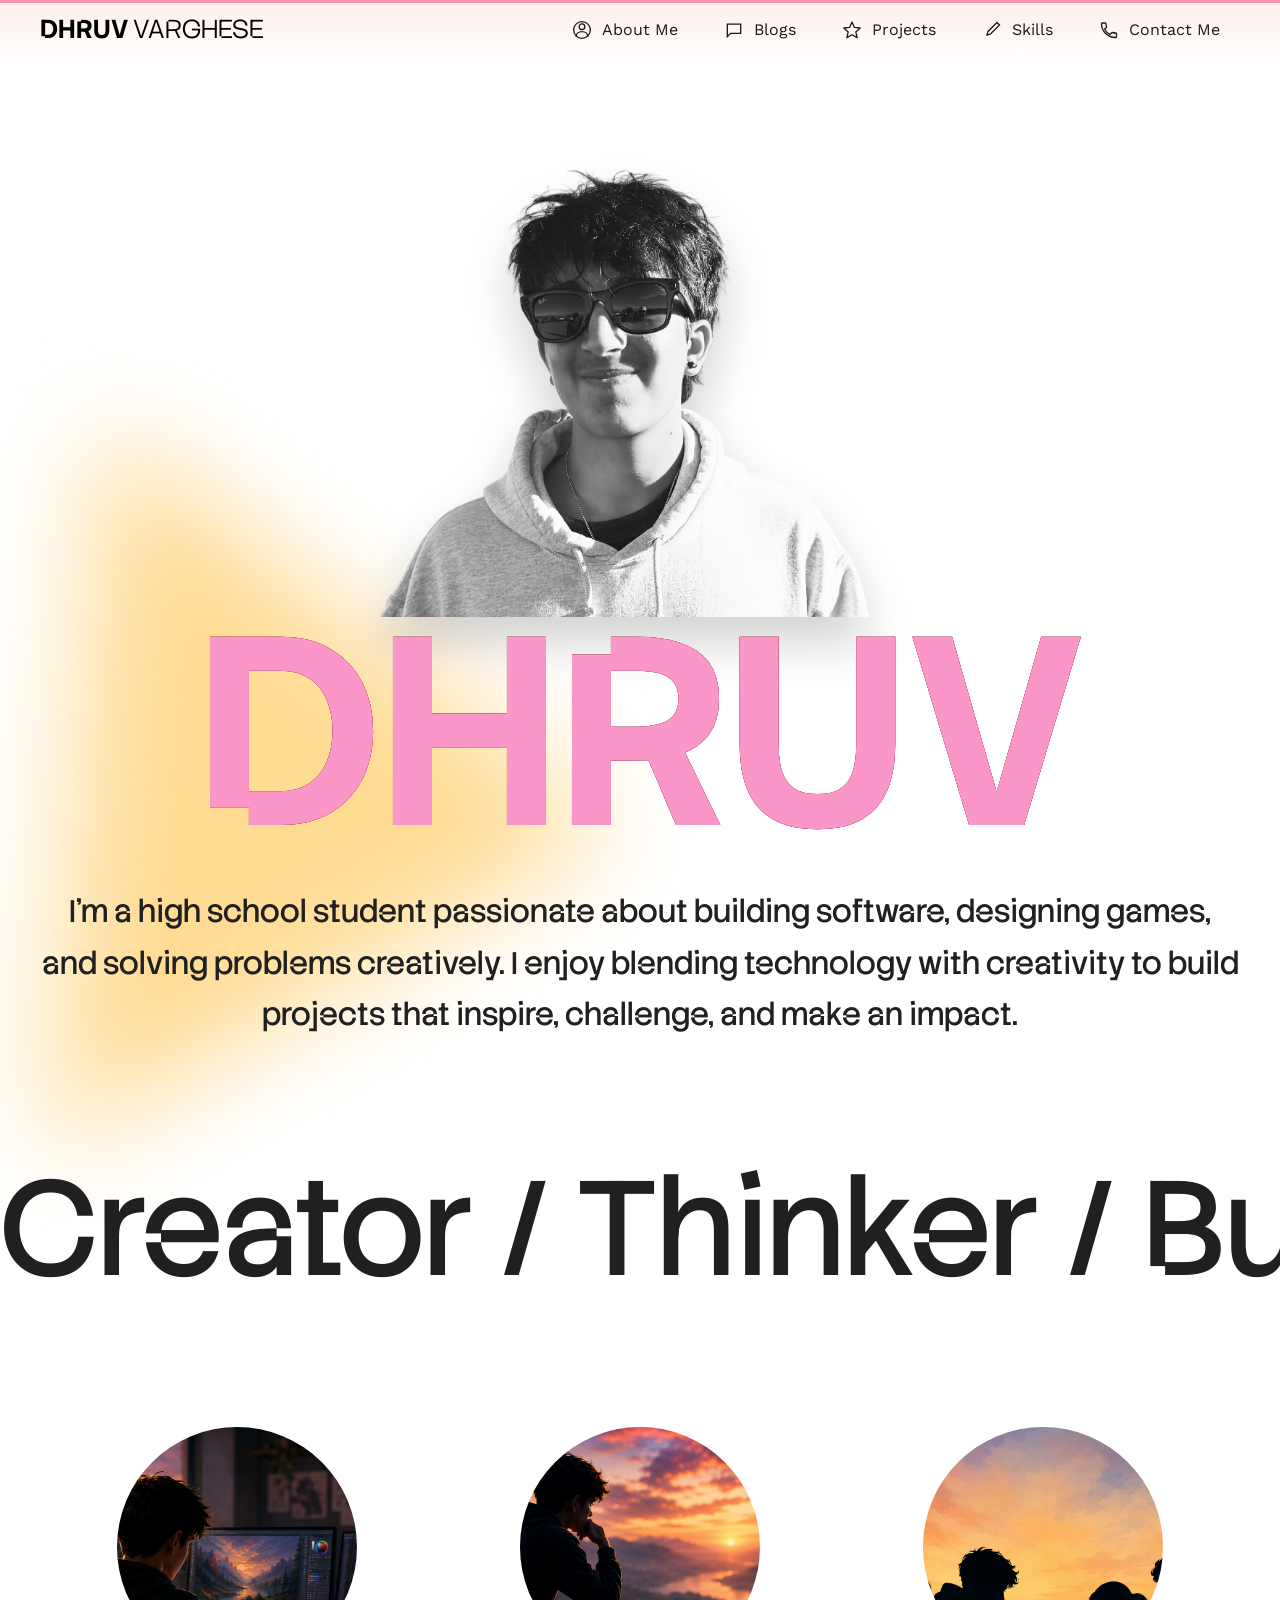
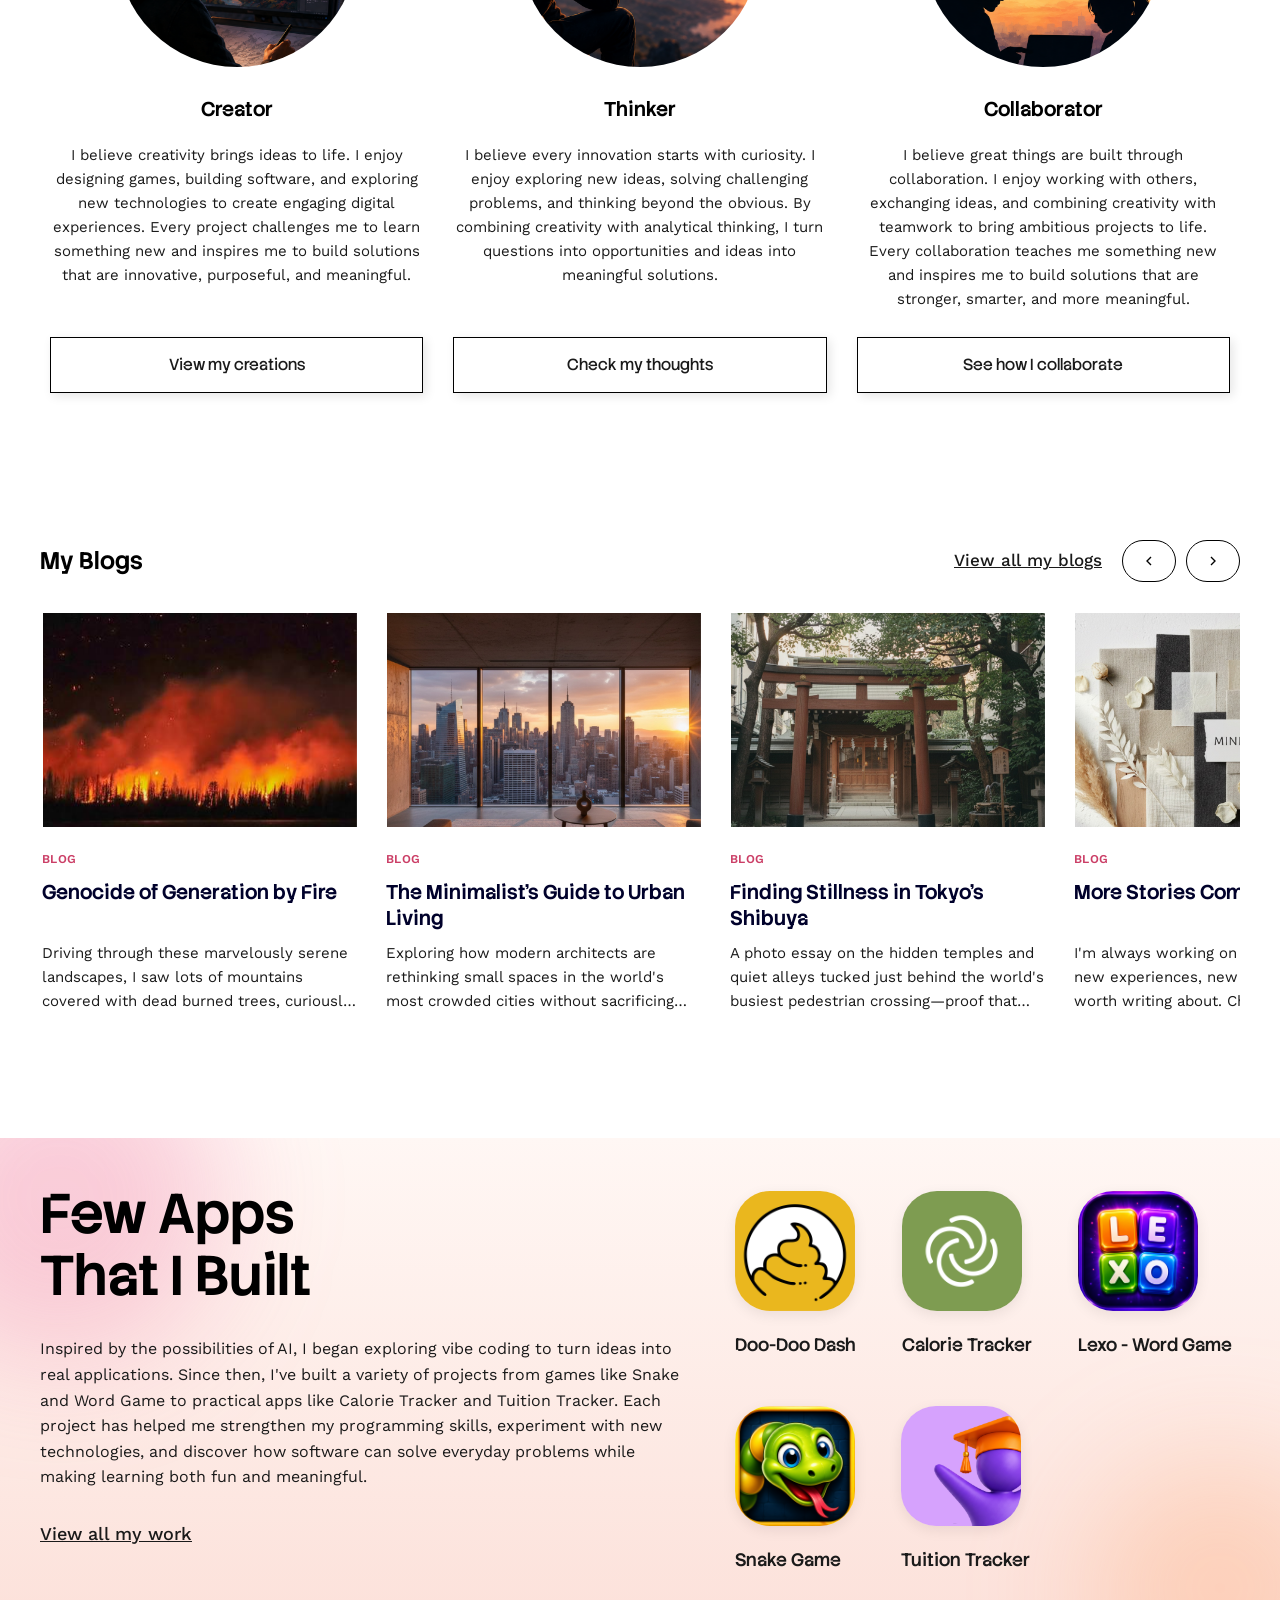
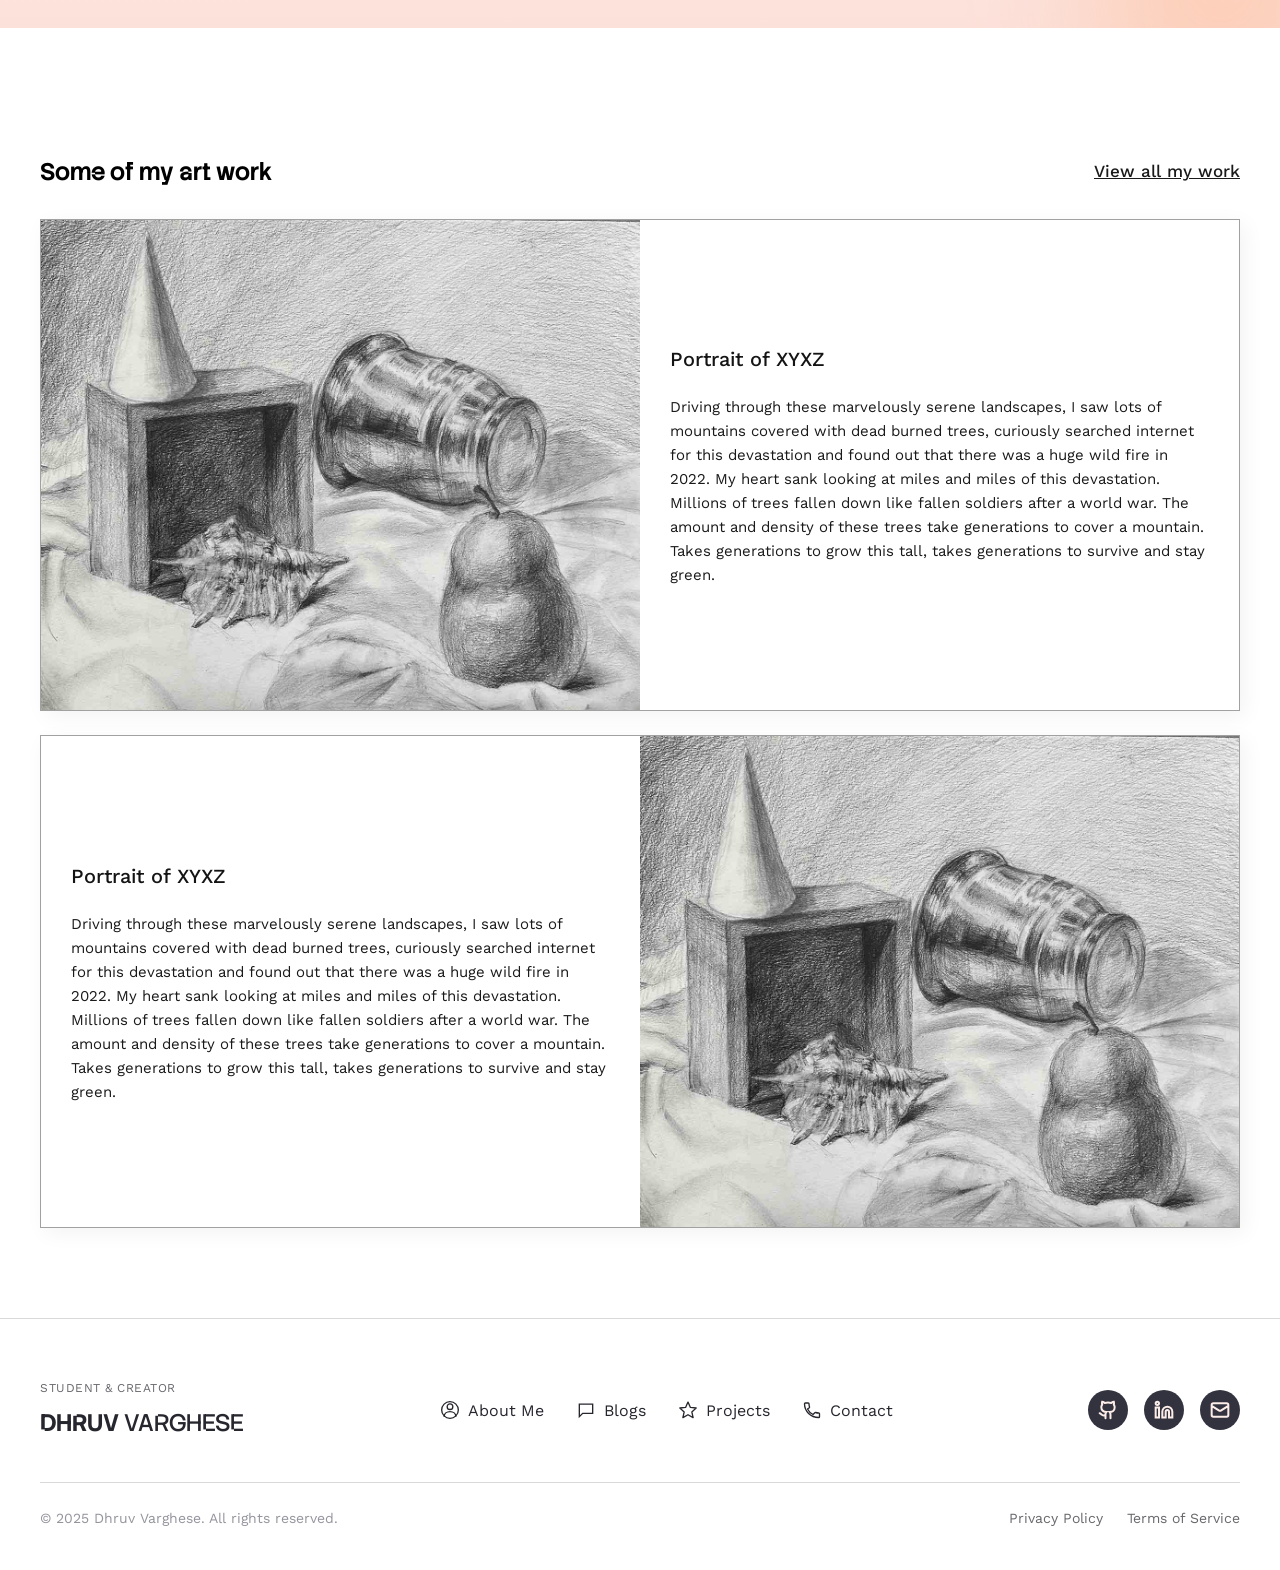
<file: index.html>
<!DOCTYPE html>
<html lang="en">
<head>
<meta charset="UTF-8">
<meta name="viewport" content="width=device-width, initial-scale=1.0">
<title>Dhruv Varghese : Student &amp; Creator</title>
<meta name="description" content="Dhruv Varghese — high school student passionate about building software, designing games, and solving problems creatively.">
<link rel="icon" type="image/svg+xml" href="images/favicon.svg">
<link rel="preconnect" href="https://fonts.googleapis.com">
<link rel="preconnect" href="https://fonts.gstatic.com" crossorigin>
<link href="https://fonts.googleapis.com/css2?family=Stack+Sans+Notch:wght@200..700&family=Work+Sans:wght@300;400;500&display=swap" rel="stylesheet">
<link rel="stylesheet" href="css/style.css?v=151">
</head>
<body>

<div class="cursor-dot" aria-hidden="true"></div>

<div class="header__blur" aria-hidden="true"></div>
<div class="header__tint" aria-hidden="true"></div>
<header class="site-header" id="header">
	<div class="header__inner">
		<a href="#top" class="logo">
			<span class="logo__bold">DHRUV </span><span class="logo__light">VARGHESE</span>
		</a>

		<nav class="nav" id="nav">
			<a href="about.html" class="nav__link">
				<svg class="nav__icon" viewBox="0 0 24 24" fill="none" stroke="currentColor" stroke-width="1.6"><circle cx="12" cy="8" r="3.4"/><path d="M5 20c0-3.5 3-6 7-6s7 2.5 7 6"/><circle cx="12" cy="12" r="10"/></svg>
				About Me
			</a>
			<a href="blog.html" class="nav__link">
				<svg class="nav__icon" viewBox="0 0 24 24" fill="none" stroke="currentColor" stroke-width="1.6"><path d="M4 5h16v11H8l-4 4V5Z"/></svg>
				Blogs
			</a>
			<a href="projects.html" class="nav__link">
				<svg class="nav__icon" viewBox="0 0 24 24" fill="none" stroke="currentColor" stroke-width="1.6" stroke-linejoin="round"><path d="M12 2.5l2.9 6.4 6.9.7-5.2 4.7 1.5 6.9L12 17.7l-6.1 3.5 1.5-6.9L2.2 9.6l6.9-.7L12 2.5Z"/></svg>
				Projects
			</a>
			<a href="skills.html" class="nav__link">
				<svg class="nav__icon" viewBox="0 0 24 24" fill="none" stroke="currentColor" stroke-width="1.6"><path d="m18 3 3 3-11 11-4 1 1-4L18 3Z"/></svg>
				Skills
			</a>
			<a href="contact.html" class="nav__link">
				<svg class="nav__icon" viewBox="0 0 24 24" fill="none" stroke="currentColor" stroke-width="1.6" stroke-linejoin="round"><path d="M6.6 10.8c1.4 2.8 3.8 5.1 6.6 6.6l2.2-2.2c.3-.3.7-.4 1-.2 1.1.4 2.4.6 3.6.6.6 0 1 .4 1 1V20c0 .6-.4 1-1 1C10.4 21 3 13.6 3 4.6c0-.6.4-1 1-1h3.4c.6 0 1 .4 1 1 0 1.3.2 2.5.6 3.6.1.4 0 .8-.2 1L6.6 10.8Z"/></svg>
				Contact Me
			</a>
		</nav>

		<button class="nav-toggle" id="navToggle" aria-label="Toggle menu" aria-expanded="false">
			<span></span><span></span><span></span>
		</button>
	</div>
</header>

<main id="top">

	<!-- ======================================================
	     HERO
	     ====================================================== -->
	<section class="hero" id="hero">
		<div class="hero__float-bg" aria-hidden="true">
			<img src="images/YelowFloatImg.png?v=2" alt="">
		</div>

		<div class="hero__photo reveal">
			<img src="images/DHRUVIMG.png" alt="Dhruv Varghese">
		</div>

		<h2 class="hero__wordmark reveal" data-text="DHRUV">DHRUV</h2>

		<p class="hero__desc reveal">
			I'm a high school student passionate about building software, designing games, and
			solving problems creatively. I enjoy blending technology with creativity to build
			projects that inspire, challenge, and make an impact.
		</p>

		<!-- ======================================================
		     HERO MARQUEE
		     ====================================================== -->
		<div class="hero-marquee reveal" aria-hidden="true">
			<div class="hero-marquee__track">
				<span class="hero-marquee__item">Creator&nbsp;/&nbsp;Thinker&nbsp;/&nbsp;Builder&nbsp;/&nbsp;Innovator&nbsp;/&nbsp;Designer&nbsp;/&nbsp;Developer&nbsp;/&nbsp;Artist&nbsp;/&nbsp;Musician&nbsp;/&nbsp;Writer&nbsp;/&nbsp;Entrepreneur&nbsp;/&nbsp;Collaborator&nbsp;/&nbsp;Explorer&nbsp;/&nbsp;Learner&nbsp;/&nbsp;Problem Solver&nbsp;/&nbsp;Dreamer&nbsp;/&nbsp;Creator&nbsp;/&nbsp;Inventor&nbsp;/&nbsp;Maker&nbsp;/&nbsp;</span>
				<span class="hero-marquee__item">Creator&nbsp;/&nbsp;Thinker&nbsp;/&nbsp;Builder&nbsp;/&nbsp;Innovator&nbsp;/&nbsp;Designer&nbsp;/&nbsp;Developer&nbsp;/&nbsp;Artist&nbsp;/&nbsp;Musician&nbsp;/&nbsp;Writer&nbsp;/&nbsp;Entrepreneur&nbsp;/&nbsp;Collaborator&nbsp;/&nbsp;Explorer&nbsp;/&nbsp;Learner&nbsp;/&nbsp;Problem Solver&nbsp;/&nbsp;Dreamer&nbsp;/&nbsp;Creator&nbsp;/&nbsp;Inventor&nbsp;/&nbsp;Maker&nbsp;/&nbsp;</span>
			</div>
		</div>

		<!-- ======================================================
		     PERSONA CARDS
		     ====================================================== -->
		<div class="persona-cards">
			<article class="persona-card reveal">
				<div class="persona-card__photo persona-card__photo--creator">
					<div class="persona-card__photo-parallax" data-parallax>
						<img src="images/card-creator.jpg" alt="Dhruv as a creator">
					</div>
				</div>
				<div class="persona-card__body">
					<h3 class="persona-card__title">Creator</h3>
					<p class="persona-card__desc">
						I believe creativity brings ideas to life. I enjoy designing games, building
						software, and exploring new technologies to create engaging digital experiences.
						Every project challenges me to learn something new and inspires me to build
						solutions that are innovative, purposeful, and meaningful.
					</p>
					<a href="projects.html" class="persona-card__btn">View my creations</a>
				</div>
			</article>

			<article class="persona-card reveal">
				<div class="persona-card__photo persona-card__photo--thinker">
					<div class="persona-card__photo-parallax" data-parallax>
						<img src="images/card-thinker.jpg" alt="Dhruv as a thinker">
					</div>
				</div>
				<div class="persona-card__body">
					<h3 class="persona-card__title">Thinker</h3>
					<p class="persona-card__desc">
						I believe every innovation starts with curiosity. I enjoy exploring new ideas,
						solving challenging problems, and thinking beyond the obvious. By combining
						creativity with analytical thinking, I turn questions into opportunities and
						ideas into meaningful solutions.
					</p>
					<a href="blog.html" class="persona-card__btn">Check my thoughts</a>
				</div>
			</article>

			<article class="persona-card reveal">
				<div class="persona-card__photo persona-card__photo--collaborator">
					<div class="persona-card__photo-parallax" data-parallax>
						<img src="images/card-collaborator.jpg" alt="Dhruv as a collaborator">
					</div>
				</div>
				<div class="persona-card__body">
					<h3 class="persona-card__title">Collaborator</h3>
					<p class="persona-card__desc">
						I believe great things are built through collaboration. I enjoy working with
						others, exchanging ideas, and combining creativity with teamwork to bring
						ambitious projects to life. Every collaboration teaches me something new and
						inspires me to build solutions that are stronger, smarter, and more meaningful.
					</p>
					<a href="projects.html" class="persona-card__btn">See how I collaborate</a>
				</div>
			</article>
		</div>
	</section>

	<!-- ======================================================
	     MY BLOGS
	     ====================================================== -->
	<section class="blogs" id="blog-teaser">
		<div class="section-inner">
			<div class="section-header reveal">
				<h2 class="section-header__title">My Blogs</h2>
				<div class="section-header__right">
					<a href="blog.html" class="section-header__link">View all my blogs</a>
					<div class="blog-carousel__arrows">
						<button type="button" class="blog-carousel__arrow blog-carousel__arrow--prev" aria-label="Previous blog">
							<svg viewBox="0 0 24 24" fill="none" stroke="currentColor" stroke-width="2"><path d="M15 18l-6-6 6-6"/></svg>
						</button>
						<button type="button" class="blog-carousel__arrow blog-carousel__arrow--next" aria-label="Next blog">
							<svg viewBox="0 0 24 24" fill="none" stroke="currentColor" stroke-width="2"><path d="M9 18l6-6-6-6"/></svg>
						</button>
					</div>
				</div>
			</div>

			<div class="blog-carousel reveal">
				<div class="blog-carousel__track" id="blogCarouselTrack">
					<a href="blog-details.html" class="blog-teaser-card blog-carousel__slide">
						<div class="blog-teaser-card__image">
							<div class="blog-teaser-card__parallax" data-parallax>
								<img src="images/blog-1.jpg" alt="">
							</div>
						</div>
						<div class="blog-teaser-card__body">
							<span class="blog-teaser-card__tag">Blog</span>
							<h3 class="blog-teaser-card__title">Genocide of Generation by Fire</h3>
							<p class="blog-teaser-card__desc">
								Driving through these marvelously serene landscapes, I saw lots of mountains
								covered with dead burned trees, curiously searched internet for this devastation
								and found out that there was a huge wild fire in 2022. My heart sank looking at
								miles and miles of this devastation.
							</p>
						</div>
					</a>

					<a href="blog.html" class="blog-teaser-card blog-carousel__slide">
						<div class="blog-teaser-card__image">
							<div class="blog-teaser-card__parallax" data-parallax>
								<img src="images/blog-post-urban.jpg" alt="">
							</div>
						</div>
						<div class="blog-teaser-card__body">
							<span class="blog-teaser-card__tag">Blog</span>
							<h3 class="blog-teaser-card__title">The Minimalist's Guide to Urban Living</h3>
							<p class="blog-teaser-card__desc">
								Exploring how modern architects are rethinking small spaces in the world's
								most crowded cities without sacrificing soul. From foldaway furniture to
								light-filled layouts, minimalism proves that less space doesn't mean less life.
							</p>
						</div>
					</a>

					<a href="blog.html" class="blog-teaser-card blog-carousel__slide">
						<div class="blog-teaser-card__image">
							<div class="blog-teaser-card__parallax" data-parallax>
								<img src="images/blog-post-tokyo.jpg" alt="">
							</div>
						</div>
						<div class="blog-teaser-card__body">
							<span class="blog-teaser-card__tag">Blog</span>
							<h3 class="blog-teaser-card__title">Finding Stillness in Tokyo's Shibuya</h3>
							<p class="blog-teaser-card__desc">
								A photo essay on the hidden temples and quiet alleys tucked just behind the
								world's busiest pedestrian crossing—proof that calm and chaos can share the
								same city block.
							</p>
						</div>
					</a>

					<a href="blog.html" class="blog-teaser-card blog-carousel__slide">
						<div class="blog-teaser-card__image">
							<div class="blog-teaser-card__parallax" data-parallax>
								<img src="images/blog-post-neutral.jpg" alt="">
							</div>
						</div>
						<div class="blog-teaser-card__body">
							<span class="blog-teaser-card__tag">Blog</span>
							<h3 class="blog-teaser-card__title">More Stories Coming Soon</h3>
							<p class="blog-teaser-card__desc">
								I'm always working on something new—new experiences, new lessons, new ideas
								worth writing about. Check back soon for the next post.
							</p>
						</div>
					</a>

					<a href="blog.html" class="blog-teaser-card blog-carousel__slide">
						<div class="blog-teaser-card__image">
							<div class="blog-teaser-card__parallax" data-parallax>
								<img src="images/blog-detail-waterscapes.jpg" alt="">
							</div>
						</div>
						<div class="blog-teaser-card__body">
							<span class="blog-teaser-card__tag">Blog</span>
							<h3 class="blog-teaser-card__title">A New Post In the Works</h3>
							<p class="blog-teaser-card__desc">
								Another reflection is currently in progress, exploring a fresh perspective
								on creativity, travel, or everyday problem solving. Stay tuned.
							</p>
						</div>
					</a>
				</div>
			</div>
		</div>
	</section>

	<!-- ======================================================
	     FEW APPS THAT I BUILT
	     ====================================================== -->
	<section class="apps" id="apps">
		<div class="section-inner">
			<div class="apps__layout reveal">
				<div class="apps__intro">
					<h2 class="apps__title reveal">Few Apps<br>That I Built</h2>
					<p class="apps__desc reveal">
						Inspired by the possibilities of AI, I began exploring vibe coding to turn ideas into
						real applications. Since then, I've built a variety of projects from games like Snake
						and Word Game to practical apps like Calorie Tracker and Tuition Tracker. Each project
						has helped me strengthen my programming skills, experiment with new technologies, and
						discover how software can solve everyday problems while making learning both fun and
						meaningful.
					</p>
					<a href="projects.html" class="apps__link reveal">View all my work</a>
				</div>

				<div class="app-tiles">
					<div class="app-tiles__row">
						<div class="app-tile">
							<div class="app-tile__icon"><img src="images/app-doodoodash.png" alt="Doo-Doo Dash icon"></div>
							<span class="app-tile__label">Doo-Doo Dash</span>
						</div>
						<div class="app-tile">
							<div class="app-tile__icon"><img src="images/app-calorietracker.png" alt="Calorie Tracker icon"></div>
							<span class="app-tile__label">Calorie Tracker</span>
						</div>
						<div class="app-tile">
							<div class="app-tile__icon"><img src="images/app-lexo.png" alt="Lexo Word Game icon"></div>
							<span class="app-tile__label">Lexo - Word Game</span>
						</div>
					</div>
					<div class="app-tiles__row">
						<div class="app-tile">
							<div class="app-tile__icon"><img src="images/app-snake.png" alt="Snake Game icon"></div>
							<span class="app-tile__label">Snake Game</span>
						</div>
						<div class="app-tile">
							<div class="app-tile__icon"><img src="images/app-tuitiontracker.png" alt="Tuition Tracker icon"></div>
							<span class="app-tile__label">Tuition Tracker</span>
						</div>
					</div>
				</div>
			</div>
		</div>
	</section>

	<!-- ======================================================
	     SOME OF MY ART WORK
	     ====================================================== -->
	<section class="artwork" id="art">
		<div class="section-inner">
			<div class="section-header reveal">
				<h2 class="section-header__title">Some of my art work</h2>
				<a href="#art" class="section-header__link">View all my work</a>
			</div>

			<article class="art-card reveal">
				<div class="art-card__image"><img src="images/art-1.jpg" alt="Portrait artwork"></div>
				<div class="art-card__body">
					<h3>Portrait of XYXZ</h3>
					<p>
						Driving through these marvelously serene landscapes, I saw lots of mountains
						covered with dead burned trees, curiously searched internet for this devastation
						and found out that there was a huge wild fire in 2022. My heart sank looking at
						miles and miles of this devastation. Millions of trees fallen down like fallen
						soldiers after a world war. The amount and density of these trees take generations
						to cover a mountain. Takes generations to grow this tall, takes generations to
						survive and stay green.
					</p>
				</div>
			</article>

			<article class="art-card art-card--reverse reveal">
				<div class="art-card__body">
					<h3>Portrait of XYXZ</h3>
					<p>
						Driving through these marvelously serene landscapes, I saw lots of mountains
						covered with dead burned trees, curiously searched internet for this devastation
						and found out that there was a huge wild fire in 2022. My heart sank looking at
						miles and miles of this devastation. Millions of trees fallen down like fallen
						soldiers after a world war. The amount and density of these trees take generations
						to cover a mountain. Takes generations to grow this tall, takes generations to
						survive and stay green.
					</p>
				</div>
				<div class="art-card__image"><img src="images/art-1.jpg" alt="Portrait artwork"></div>
			</article>
		</div>
	</section>

</main>

<!-- ======================================================
     FOOTER
     ====================================================== -->
<footer class="site-footer" id="contact">
	<div class="section-inner footer__main">
		<div class="footer__logo">
			<p class="footer__eyebrow">Student &amp; Creator</p>
			<p class="footer__name">
				<span class="footer__name-bold">DHRUV </span><span class="footer__name-light">VARGHESE</span>
			</p>
		</div>

		<nav class="footer__nav">
			<a href="about.html" class="footer__nav-item">
				<svg viewBox="0 0 24 24" fill="none" stroke="currentColor" stroke-width="1.6"><circle cx="12" cy="8" r="3.4"/><path d="M5 20c0-3.5 3-6 7-6s7 2.5 7 6"/><circle cx="12" cy="12" r="10"/></svg>
				About Me
			</a>
			<a href="blog.html" class="footer__nav-item">
				<svg viewBox="0 0 24 24" fill="none" stroke="currentColor" stroke-width="1.6"><path d="M4 5h16v11H8l-4 4V5Z"/></svg>
				Blogs
			</a>
			<a href="projects.html" class="footer__nav-item">
				<svg viewBox="0 0 24 24" fill="none" stroke="currentColor" stroke-width="1.6" stroke-linejoin="round"><path d="M12 2.5l2.9 6.4 6.9.7-5.2 4.7 1.5 6.9L12 17.7l-6.1 3.5 1.5-6.9L2.2 9.6l6.9-.7L12 2.5Z"/></svg>
				Projects
			</a>
			<a href="contact.html" class="footer__nav-item">
				<svg viewBox="0 0 24 24" fill="none" stroke="currentColor" stroke-width="1.6" stroke-linejoin="round"><path d="M6.6 10.8c1.4 2.8 3.8 5.1 6.6 6.6l2.2-2.2c.3-.3.7-.4 1-.2 1.1.4 2.4.6 3.6.6.6 0 1 .4 1 1V20c0 .6-.4 1-1 1C10.4 21 3 13.6 3 4.6c0-.6.4-1 1-1h3.4c.6 0 1 .4 1 1 0 1.3.2 2.5.6 3.6.1.4 0 .8-.2 1L6.6 10.8Z"/></svg>
				Contact
			</a>
		</nav>

		<div class="footer__socials">
			<a href="#" class="footer__social-icon" aria-label="GitHub"><img src="images/icon-github.svg" alt=""></a>
			<a href="https://www.linkedin.com/in/dhruv-varghese-696487320/" target="_blank" rel="noopener" class="footer__social-icon" aria-label="LinkedIn"><img src="images/icon-linkedin.svg" alt=""></a>
			<a href="mailto:dhruv.varghese31@gmail.com" class="footer__social-icon" aria-label="Email"><img src="images/icon-mail.svg" alt=""></a>
		</div>
	</div>

	<div class="footer__divider"></div>

	<div class="section-inner footer__bottom">
		<p>© 2025 Dhruv Varghese. All rights reserved.</p>
		<div class="footer__legal">
			<a href="#">Privacy Policy</a>
			<a href="#">Terms of Service</a>
		</div>
	</div>
</footer>

<script src="js/main.js?v=28"></script>
</body>
</html>
</file>
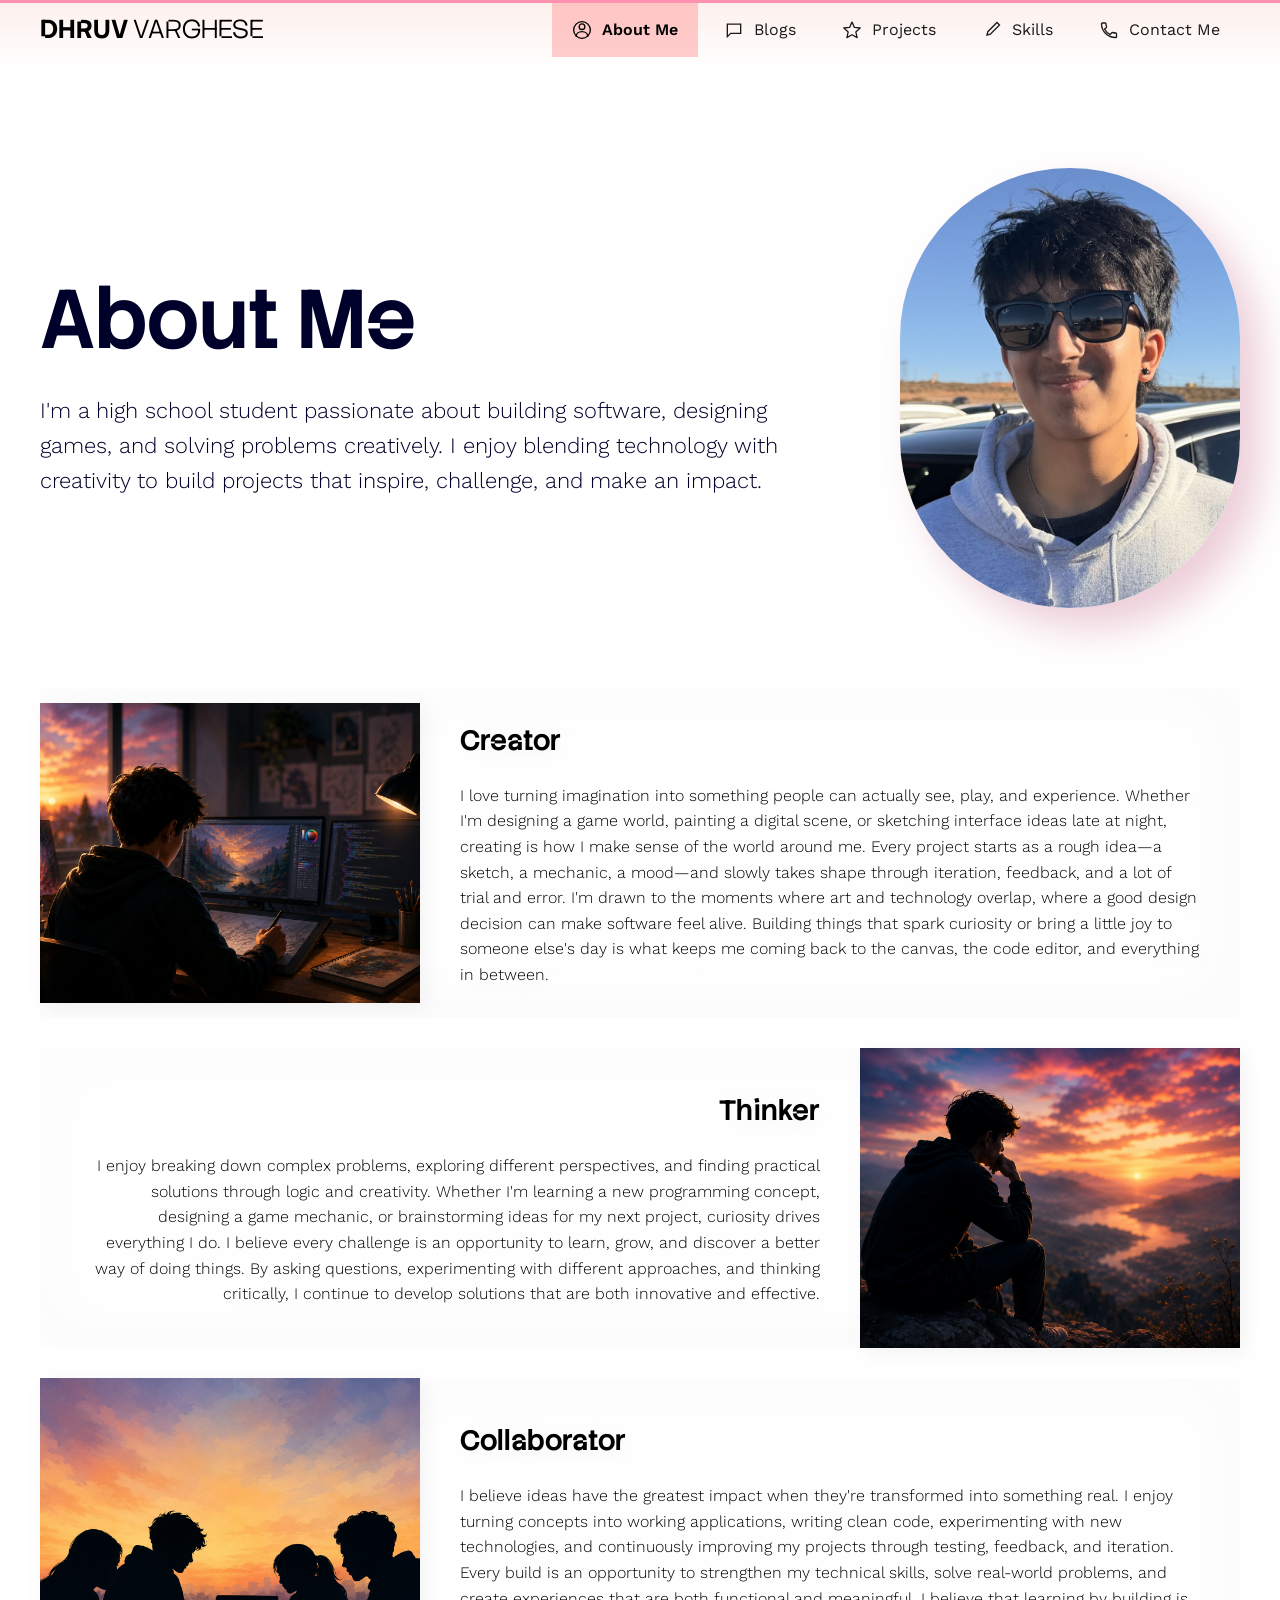
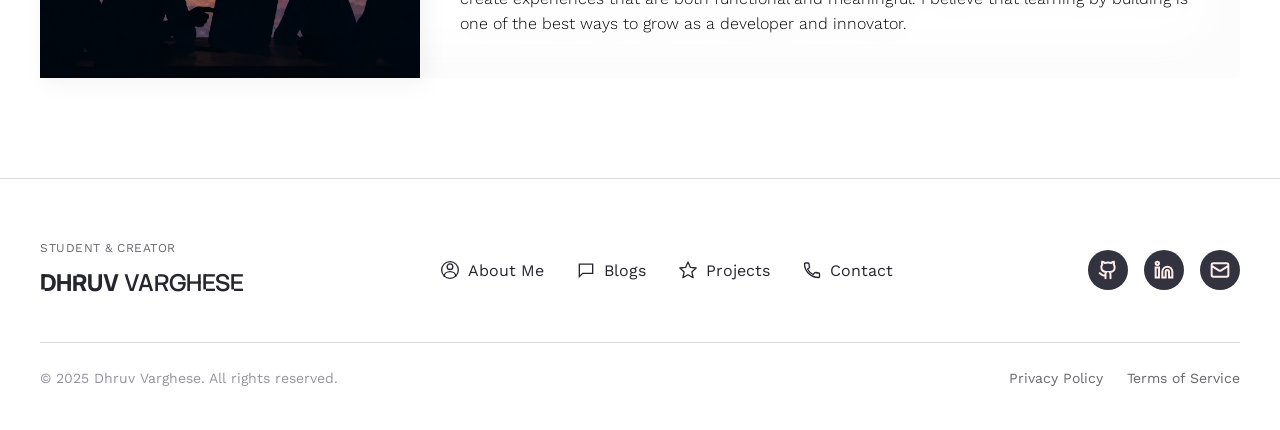
<file: about.html>
<!DOCTYPE html>
<html lang="en">
<head>
<meta charset="UTF-8">
<meta name="viewport" content="width=device-width, initial-scale=1.0">
<title>About Me — Dhruv Varghese</title>
<meta name="description" content="About Dhruv Varghese — a high school student passionate about building software, designing games, and solving problems creatively.">
<link rel="icon" type="image/svg+xml" href="images/favicon.svg">
<link rel="preconnect" href="https://fonts.googleapis.com">
<link rel="preconnect" href="https://fonts.gstatic.com" crossorigin>
<link href="https://fonts.googleapis.com/css2?family=Stack+Sans+Notch:wght@200..700&family=Work+Sans:wght@300;400;500&display=swap" rel="stylesheet">
<link rel="stylesheet" href="css/style.css?v=151">
</head>
<body>

<div class="cursor-dot" aria-hidden="true"></div>

<div class="header__blur" aria-hidden="true"></div>
<div class="header__tint" aria-hidden="true"></div>
<header class="site-header" id="header">
	<div class="header__inner">
		<a href="index.html#top" class="logo">
			<span class="logo__bold">DHRUV </span><span class="logo__light">VARGHESE</span>
		</a>

		<nav class="nav" id="nav">
			<a href="about.html" class="nav__link nav__link--active">
				<svg class="nav__icon" viewBox="0 0 24 24" fill="none" stroke="currentColor" stroke-width="1.6"><circle cx="12" cy="8" r="3.4"/><path d="M5 20c0-3.5 3-6 7-6s7 2.5 7 6"/><circle cx="12" cy="12" r="10"/></svg>
				About Me
			</a>
			<a href="blog.html" class="nav__link">
				<svg class="nav__icon" viewBox="0 0 24 24" fill="none" stroke="currentColor" stroke-width="1.6"><path d="M4 5h16v11H8l-4 4V5Z"/></svg>
				Blogs
			</a>
			<a href="projects.html" class="nav__link">
				<svg class="nav__icon" viewBox="0 0 24 24" fill="none" stroke="currentColor" stroke-width="1.6" stroke-linejoin="round"><path d="M12 2.5l2.9 6.4 6.9.7-5.2 4.7 1.5 6.9L12 17.7l-6.1 3.5 1.5-6.9L2.2 9.6l6.9-.7L12 2.5Z"/></svg>
				Projects
			</a>
			<a href="skills.html" class="nav__link">
				<svg class="nav__icon" viewBox="0 0 24 24" fill="none" stroke="currentColor" stroke-width="1.6"><path d="m18 3 3 3-11 11-4 1 1-4L18 3Z"/></svg>
				Skills
			</a>
			<a href="contact.html" class="nav__link">
				<svg class="nav__icon" viewBox="0 0 24 24" fill="none" stroke="currentColor" stroke-width="1.6" stroke-linejoin="round"><path d="M6.6 10.8c1.4 2.8 3.8 5.1 6.6 6.6l2.2-2.2c.3-.3.7-.4 1-.2 1.1.4 2.4.6 3.6.6.6 0 1 .4 1 1V20c0 .6-.4 1-1 1C10.4 21 3 13.6 3 4.6c0-.6.4-1 1-1h3.4c.6 0 1 .4 1 1 0 1.3.2 2.5.6 3.6.1.4 0 .8-.2 1L6.6 10.8Z"/></svg>
				Contact Me
			</a>
		</nav>

		<button class="nav-toggle" id="navToggle" aria-label="Toggle menu" aria-expanded="false">
			<span></span><span></span><span></span>
		</button>
	</div>
</header>

<main id="top">

	<!-- ======================================================
	     HERO
	     ====================================================== -->
	<section class="about-hero">
		<div class="about-hero__body reveal">
			<h1 class="about-hero__title">About Me</h1>
			<p class="about-hero__desc">
				I'm a high school student passionate about building software, designing games, and
				solving problems creatively. I enjoy blending technology with creativity to build
				projects that inspire, challenge, and make an impact.
			</p>
		</div>
		<div class="about-hero__photo reveal">
			<img src="images/DV.jpg" alt="Dhruv Varghese">
		</div>
	</section>

	<!-- ======================================================
	     ROLES
	     ====================================================== -->
	<div class="about-roles">
		<article class="about-role-card reveal">
			<div class="about-role-card__image"><img src="images/card-creator.jpg" alt="Dhruv as a creator"></div>
			<div class="about-role-card__body">
				<h2 class="about-role-card__title">Creator</h2>
				<p class="about-role-card__desc">
					I love turning imagination into something people can actually see, play, and
					experience. Whether I'm designing a game world, painting a digital scene, or
					sketching interface ideas late at night, creating is how I make sense of the world
					around me. Every project starts as a rough idea—a sketch, a mechanic, a mood—and
					slowly takes shape through iteration, feedback, and a lot of trial and error. I'm
					drawn to the moments where art and technology overlap, where a good design decision
					can make software feel alive. Building things that spark curiosity or bring a little
					joy to someone else's day is what keeps me coming back to the canvas, the code
					editor, and everything in between.
				</p>
			</div>
		</article>

		<article class="about-role-card about-role-card--reverse reveal">
			<div class="about-role-card__image"><img src="images/card-thinker.jpg" alt="Dhruv as a thinker"></div>
			<div class="about-role-card__body">
				<h2 class="about-role-card__title">Thinker</h2>
				<p class="about-role-card__desc">
					I enjoy breaking down complex problems, exploring different perspectives, and finding
					practical solutions through logic and creativity. Whether I'm learning a new
					programming concept, designing a game mechanic, or brainstorming ideas for my next
					project, curiosity drives everything I do. I believe every challenge is an opportunity
					to learn, grow, and discover a better way of doing things. By asking questions,
					experimenting with different approaches, and thinking critically, I continue to develop
					solutions that are both innovative and effective.
				</p>
			</div>
		</article>

		<article class="about-role-card reveal">
			<div class="about-role-card__image"><img src="images/card-collaborator.jpg" alt="Dhruv as a collaborator"></div>
			<div class="about-role-card__body">
				<h2 class="about-role-card__title">Collaborator</h2>
				<p class="about-role-card__desc">
					I believe ideas have the greatest impact when they're transformed into something real.
					I enjoy turning concepts into working applications, writing clean code, experimenting
					with new technologies, and continuously improving my projects through testing, feedback,
					and iteration. Every build is an opportunity to strengthen my technical skills, solve
					real-world problems, and create experiences that are both functional and meaningful.
					I believe that learning by building is one of the best ways to grow as a developer and
					innovator.
				</p>
			</div>
		</article>
	</div>


</main>

<!-- ======================================================
     FOOTER
     ====================================================== -->
<footer class="site-footer">
	<div class="section-inner footer__main">
		<div class="footer__logo">
			<p class="footer__eyebrow">Student &amp; Creator</p>
			<p class="footer__name">
				<span class="footer__name-bold">DHRUV </span><span class="footer__name-light">VARGHESE</span>
			</p>
		</div>

		<nav class="footer__nav">
			<a href="about.html" class="footer__nav-item">
				<svg viewBox="0 0 24 24" fill="none" stroke="currentColor" stroke-width="1.6"><circle cx="12" cy="8" r="3.4"/><path d="M5 20c0-3.5 3-6 7-6s7 2.5 7 6"/><circle cx="12" cy="12" r="10"/></svg>
				About Me
			</a>
			<a href="blog.html" class="footer__nav-item">
				<svg viewBox="0 0 24 24" fill="none" stroke="currentColor" stroke-width="1.6"><path d="M4 5h16v11H8l-4 4V5Z"/></svg>
				Blogs
			</a>
			<a href="projects.html" class="footer__nav-item">
				<svg viewBox="0 0 24 24" fill="none" stroke="currentColor" stroke-width="1.6" stroke-linejoin="round"><path d="M12 2.5l2.9 6.4 6.9.7-5.2 4.7 1.5 6.9L12 17.7l-6.1 3.5 1.5-6.9L2.2 9.6l6.9-.7L12 2.5Z"/></svg>
				Projects
			</a>
			<a href="contact.html" class="footer__nav-item">
				<svg viewBox="0 0 24 24" fill="none" stroke="currentColor" stroke-width="1.6" stroke-linejoin="round"><path d="M6.6 10.8c1.4 2.8 3.8 5.1 6.6 6.6l2.2-2.2c.3-.3.7-.4 1-.2 1.1.4 2.4.6 3.6.6.6 0 1 .4 1 1V20c0 .6-.4 1-1 1C10.4 21 3 13.6 3 4.6c0-.6.4-1 1-1h3.4c.6 0 1 .4 1 1 0 1.3.2 2.5.6 3.6.1.4 0 .8-.2 1L6.6 10.8Z"/></svg>
				Contact
			</a>
		</nav>

		<div class="footer__socials">
			<a href="#" class="footer__social-icon" aria-label="GitHub"><img src="images/icon-github.svg" alt=""></a>
			<a href="https://www.linkedin.com/in/dhruv-varghese-696487320/" target="_blank" rel="noopener" class="footer__social-icon" aria-label="LinkedIn"><img src="images/icon-linkedin.svg" alt=""></a>
			<a href="mailto:dhruv.varghese31@gmail.com" class="footer__social-icon" aria-label="Email"><img src="images/icon-mail.svg" alt=""></a>
		</div>
	</div>

	<div class="footer__divider"></div>

	<div class="section-inner footer__bottom">
		<p>© 2025 Dhruv Varghese. All rights reserved.</p>
		<div class="footer__legal">
			<a href="#">Privacy Policy</a>
			<a href="#">Terms of Service</a>
		</div>
	</div>
</footer>

<script src="js/main.js?v=28"></script>
</body>
</html>
</file>
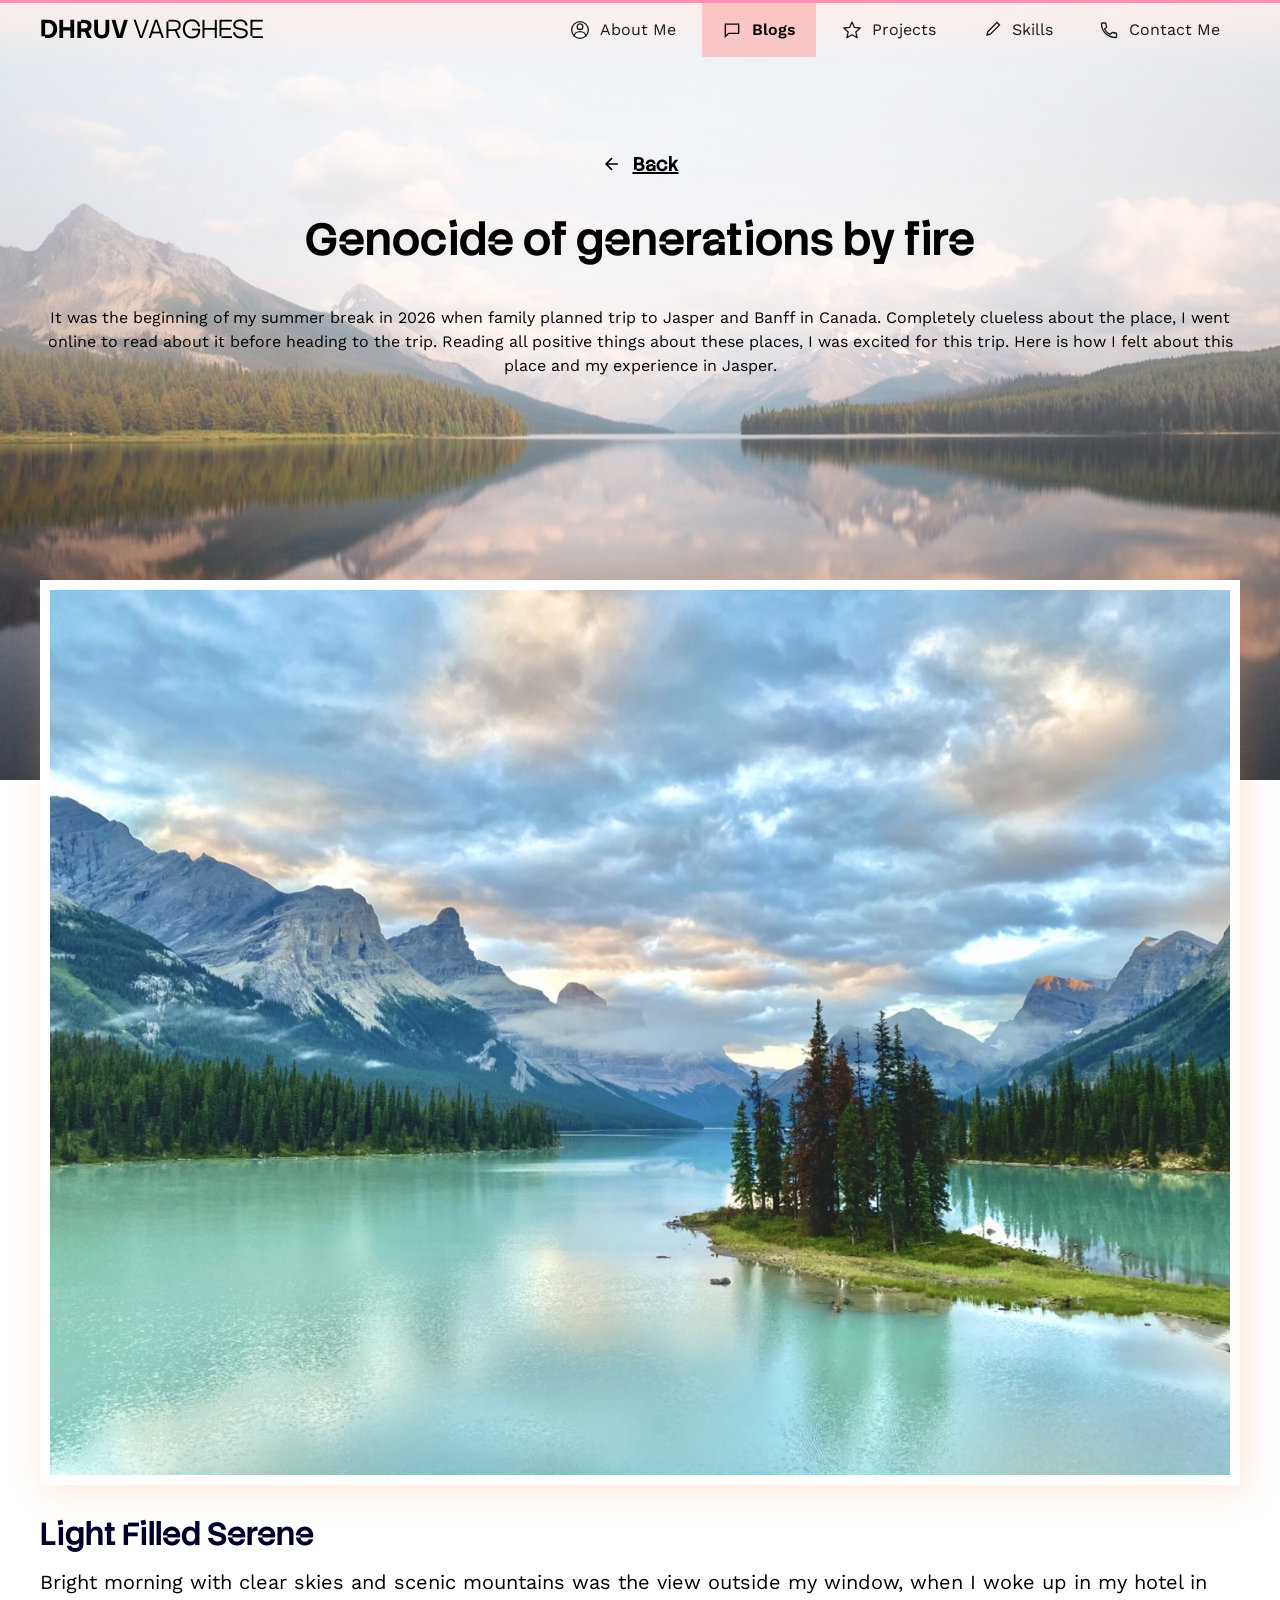
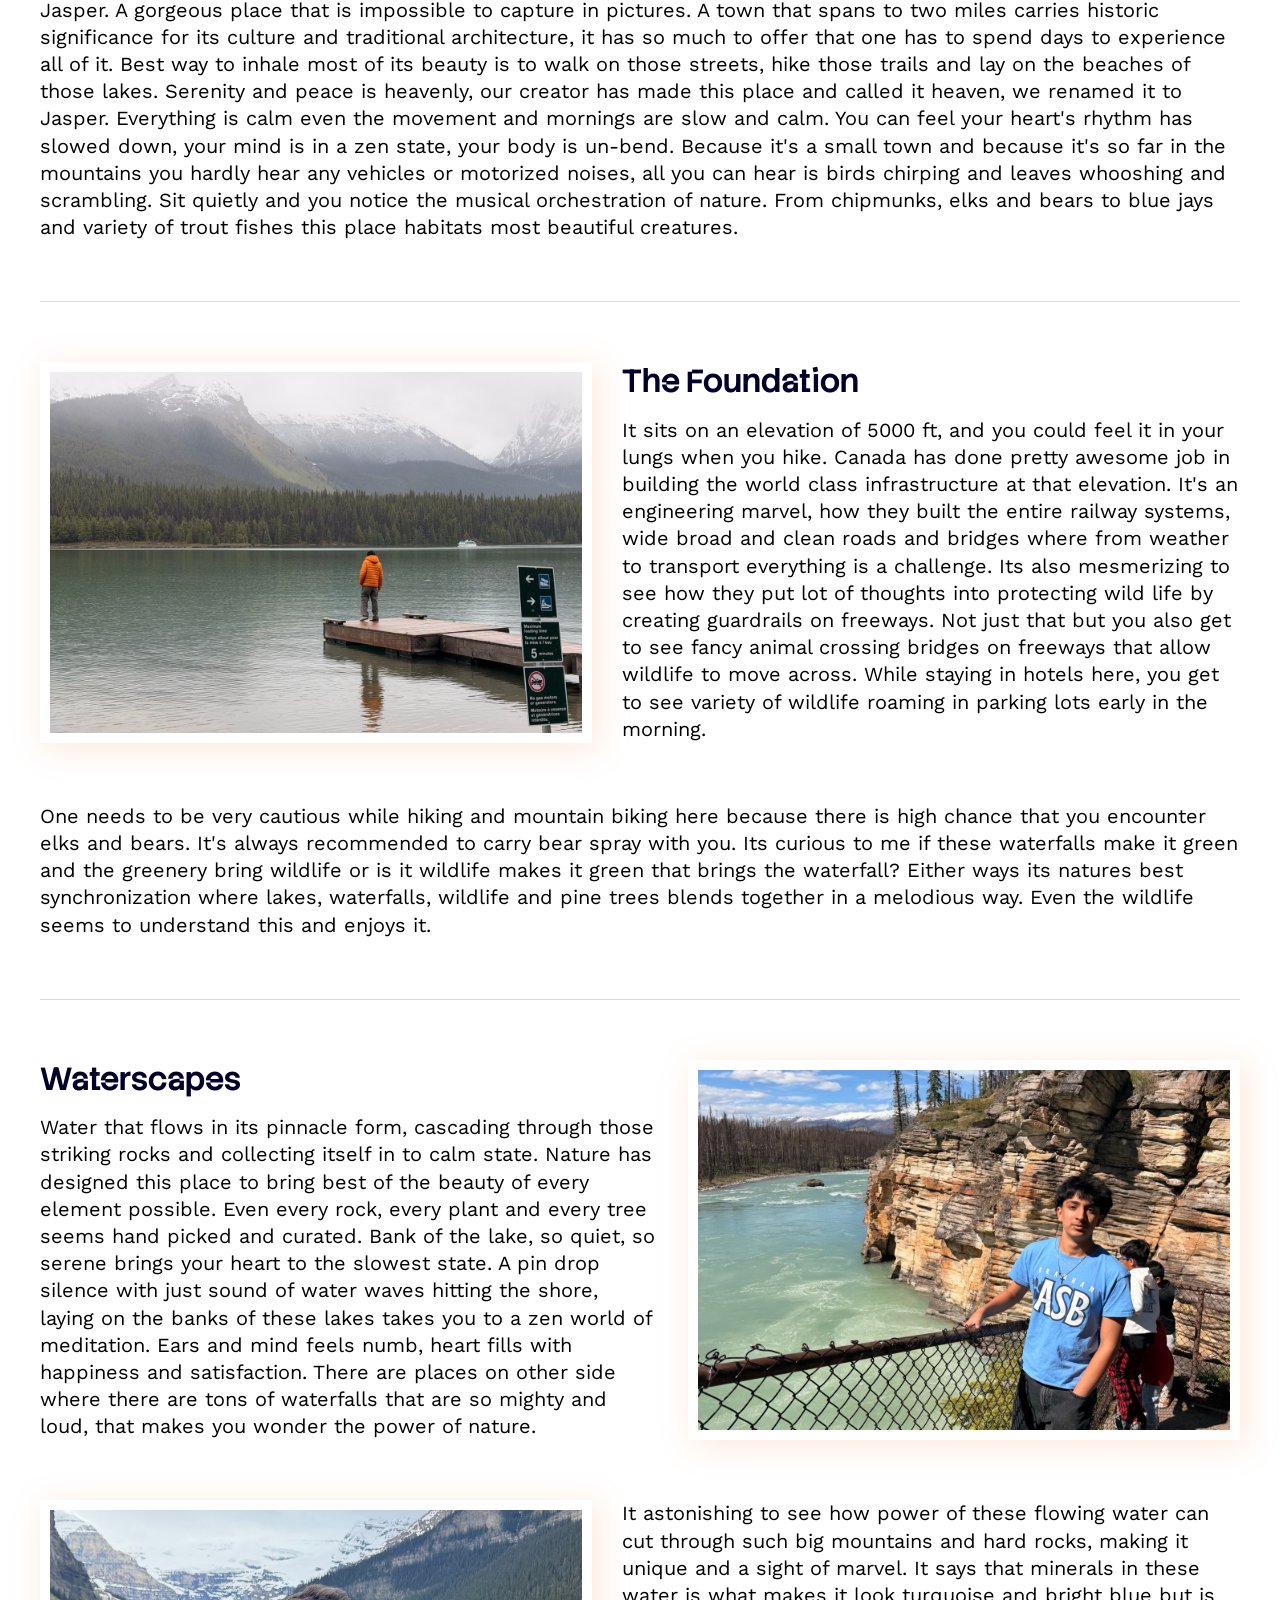
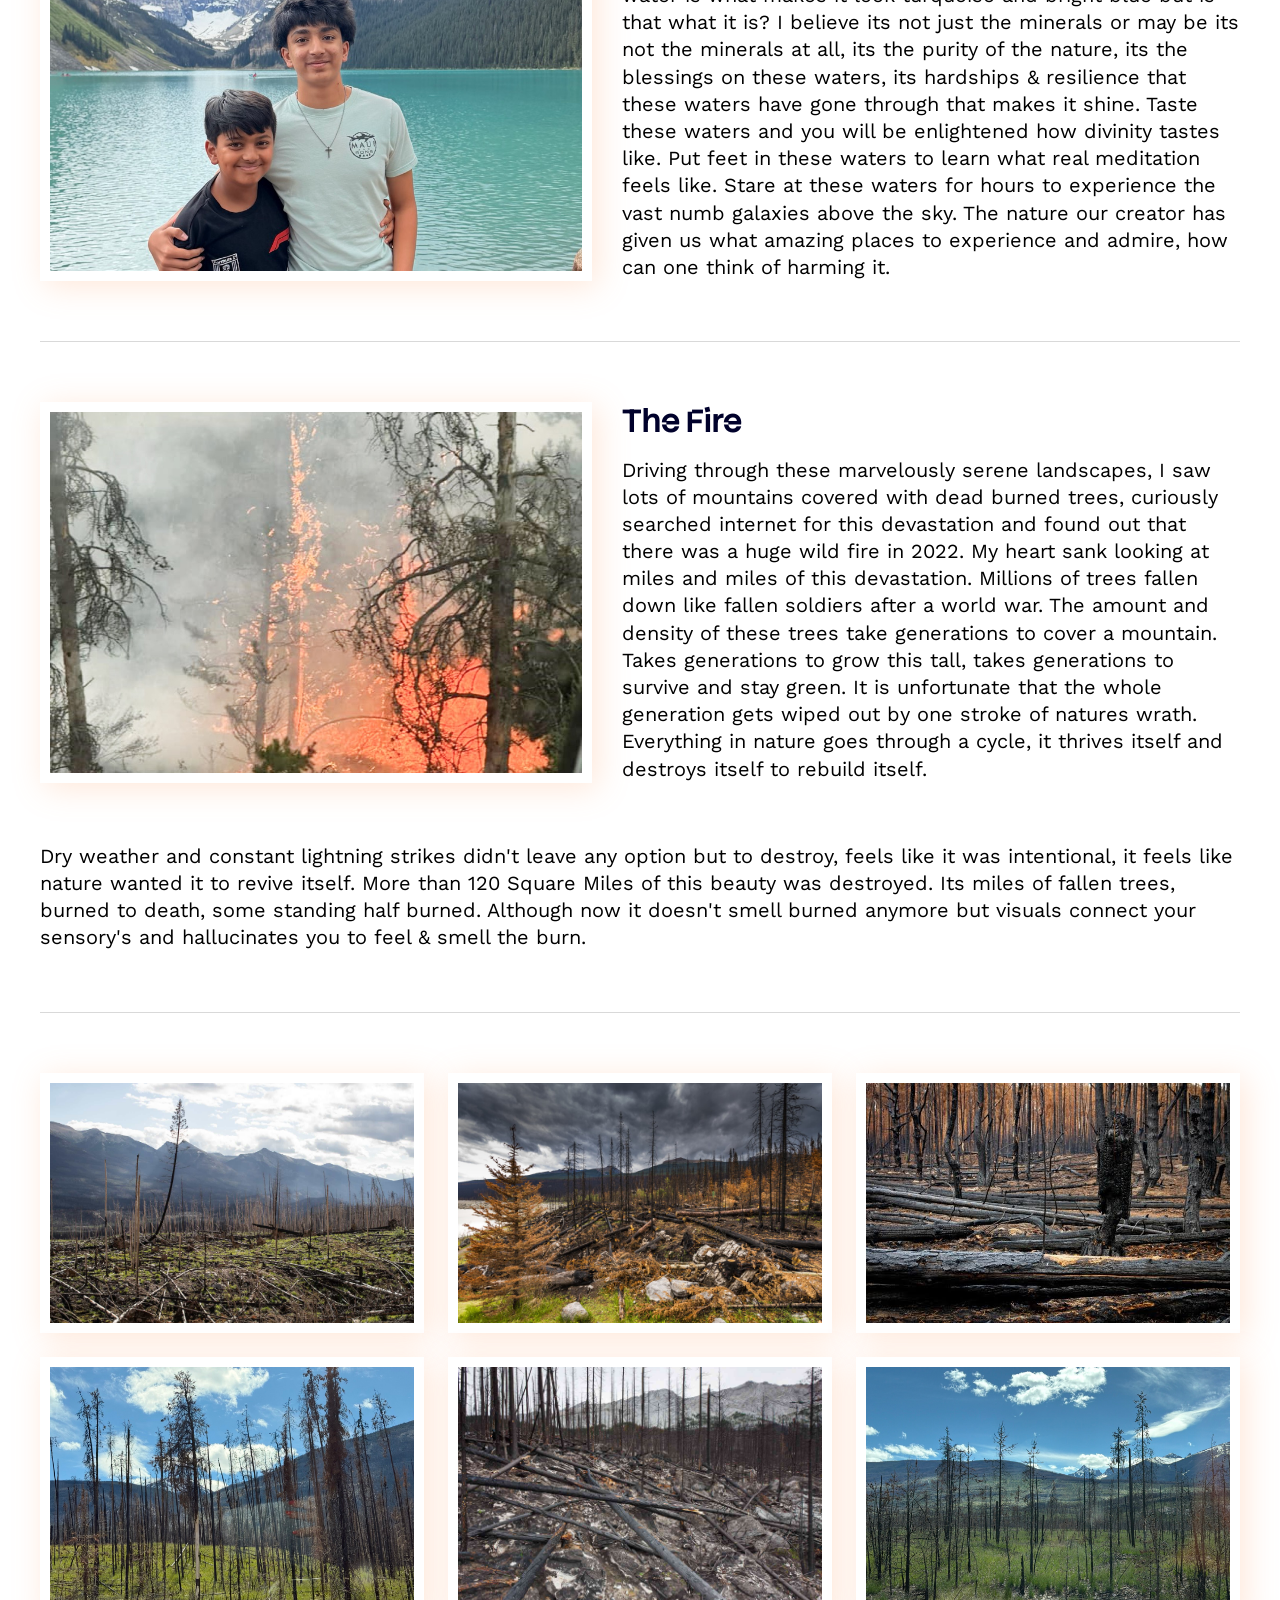
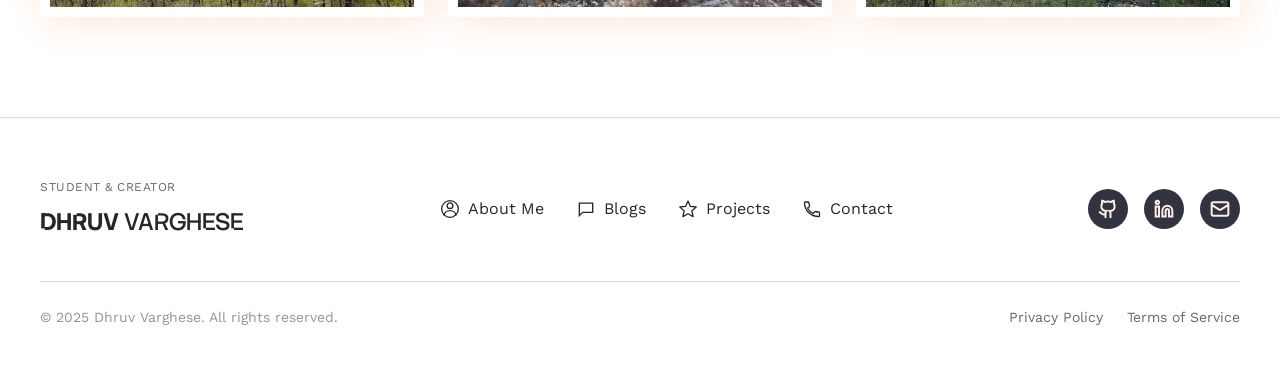
<file: blog-details.html>
<!DOCTYPE html>
<html lang="en">
<head>
<meta charset="UTF-8">
<meta name="viewport" content="width=device-width, initial-scale=1.0">
<title>Genocide of Generations by Fire — Dhruv Varghese</title>
<meta name="description" content="A blog post by Dhruv Varghese on Jasper, Canada, and the wildfire that reshaped its landscape.">
<link rel="icon" type="image/svg+xml" href="images/favicon.svg">
<link rel="preconnect" href="https://fonts.googleapis.com">
<link rel="preconnect" href="https://fonts.gstatic.com" crossorigin>
<link href="https://fonts.googleapis.com/css2?family=Stack+Sans+Notch:wght@200..700&family=Work+Sans:wght@300;400;500&display=swap" rel="stylesheet">
<link rel="stylesheet" href="css/style.css?v=151">
</head>
<body class="blog-page">

<div class="cursor-dot" aria-hidden="true"></div>

<div class="header__blur" aria-hidden="true"></div>
<div class="header__tint" aria-hidden="true"></div>
<header class="site-header" id="header">
	<div class="header__inner">
		<a href="index.html#top" class="logo">
			<span class="logo__bold">DHRUV </span><span class="logo__light">VARGHESE</span>
		</a>

		<nav class="nav" id="nav">
			<a href="about.html" class="nav__link">
				<svg class="nav__icon" viewBox="0 0 24 24" fill="none" stroke="currentColor" stroke-width="1.6"><circle cx="12" cy="8" r="3.4"/><path d="M5 20c0-3.5 3-6 7-6s7 2.5 7 6"/><circle cx="12" cy="12" r="10"/></svg>
				About Me
			</a>
			<a href="blog.html" class="nav__link nav__link--active">
				<svg class="nav__icon" viewBox="0 0 24 24" fill="none" stroke="currentColor" stroke-width="1.6"><path d="M4 5h16v11H8l-4 4V5Z"/></svg>
				Blogs
			</a>
			<a href="projects.html" class="nav__link">
				<svg class="nav__icon" viewBox="0 0 24 24" fill="none" stroke="currentColor" stroke-width="1.6" stroke-linejoin="round"><path d="M12 2.5l2.9 6.4 6.9.7-5.2 4.7 1.5 6.9L12 17.7l-6.1 3.5 1.5-6.9L2.2 9.6l6.9-.7L12 2.5Z"/></svg>
				Projects
			</a>
			<a href="skills.html" class="nav__link">
				<svg class="nav__icon" viewBox="0 0 24 24" fill="none" stroke="currentColor" stroke-width="1.6"><path d="m18 3 3 3-11 11-4 1 1-4L18 3Z"/></svg>
				Skills
			</a>
			<a href="contact.html" class="nav__link">
				<svg class="nav__icon" viewBox="0 0 24 24" fill="none" stroke="currentColor" stroke-width="1.6" stroke-linejoin="round"><path d="M6.6 10.8c1.4 2.8 3.8 5.1 6.6 6.6l2.2-2.2c.3-.3.7-.4 1-.2 1.1.4 2.4.6 3.6.6.6 0 1 .4 1 1V20c0 .6-.4 1-1 1C10.4 21 3 13.6 3 4.6c0-.6.4-1 1-1h3.4c.6 0 1 .4 1 1 0 1.3.2 2.5.6 3.6.1.4 0 .8-.2 1L6.6 10.8Z"/></svg>
				Contact Me
			</a>
		</nav>

		<button class="nav-toggle" id="navToggle" aria-label="Toggle menu" aria-expanded="false">
			<span></span><span></span><span></span>
		</button>
	</div>
</header>

<main id="top">

	<section class="blog-detail-hero">
		<div class="blog-detail-hero__photo">
			<div class="blog-detail-hero__bg"><img src="images/blog-detail-hero.jpg" alt=""></div>
			<a href="blog.html" class="blog-detail-hero__back">
				<svg width="14" height="14" viewBox="0 0 24 24" fill="none" stroke="currentColor" stroke-width="2"><path d="M19 12H5M12 19l-7-7 7-7"/></svg>
				Back
			</a>
			<h1 class="blog-detail-hero__title">Genocide of generations by fire</h1>
		</div>
		<p class="blog-detail-hero__desc">
			It was the beginning of my summer break in 2026 when family planned trip to Jasper and Banff
			in Canada. Completely clueless about the place, I went online to read about it before heading
			to the trip. Reading all positive things about these places, I was excited for this trip.
			Here is how I felt about this place and my experience in Jasper.
		</p>
	</section>

	<article class="blog-detail-content">

		<div class="blog-block blog-block--stacked reveal">
			<div class="blog-block__media">
				<img src="images/blog-detail-jasper.jpg" alt="Mountain landscape near Jasper">
			</div>
			<div class="blog-block__text">
				<h2 class="blog-block__caption">Light Filled Serene</h2>
				<p>Bright morning with clear skies and scenic mountains was the view outside my window, when I woke up in my hotel in Jasper. A gorgeous place that is impossible to capture in pictures. A town that spans to two miles carries historic significance for its culture and traditional architecture, it has so much to offer that one has to spend days to experience all of it. Best way to inhale most of its beauty is to walk on those streets, hike those trails and lay on the beaches of those lakes. Serenity and peace is heavenly, our creator has made this place and called it heaven, we renamed it to Jasper. Everything is calm even the movement and mornings are slow and calm. You can feel your heart's rhythm has slowed down, your mind is in a zen state, your body is un-bend. Because it's a small town and because it's so far in the mountains you hardly hear any vehicles or motorized noises, all you can hear is birds chirping and leaves whooshing and scrambling. Sit quietly and you notice the musical orchestration of nature. From chipmunks, elks and bears to blue jays and variety of trout fishes this place habitats most beautiful creatures.</p>
			</div>
		</div>

		<hr class="blog-divider">

		<div class="blog-block blog-block--split reveal">
			<div class="blog-block__media">
				<img src="images/JasperDV1.jpg" alt="Mountain infrastructure">
			</div>
			<div class="blog-block__text">
				<h2 class="blog-block__caption">The Foundation</h2>
				<p>It sits on an elevation of 5000 ft, and you could feel it in your lungs when you hike. Canada has done pretty awesome job in building the world class infrastructure at that elevation. It's an engineering marvel, how they built the entire railway systems, wide broad and clean roads and bridges where from weather to transport everything is a challenge. Its also mesmerizing to see how they put lot of thoughts into protecting wild life by creating guardrails on freeways. Not just that but you also get to see fancy animal crossing bridges on freeways that allow wildlife to move across. While staying in hotels here, you get to see variety of wildlife roaming in parking lots early in the morning.</p>
			</div>
		</div>

		<p class="blog-standalone reveal">One needs to be very cautious while hiking and mountain biking here because there is high chance that you encounter elks and bears. It's always recommended to carry bear spray with you. Its curious to me if these waterfalls make it green and the greenery bring wildlife or is it wildlife makes it green that brings the waterfall? Either ways its natures best synchronization where lakes, waterfalls, wildlife and pine trees blends together in a melodious way. Even the wildlife seems to understand this and enjoys it.</p>

		<hr class="blog-divider">

		<div class="blog-block blog-block--split blog-block--reverse reveal">
			<div class="blog-block__media">
				<img src="images/JasperDV2.jpg" alt="Lake waterscape">
			</div>
			<div class="blog-block__text">
				<h2 class="blog-block__caption">Waterscapes</h2>
				<p>Water that flows in its pinnacle form, cascading through those striking rocks and collecting itself in to calm state. Nature has designed this place to bring best of the beauty of every element possible. Even every rock, every plant and every tree seems hand picked and curated. Bank of the lake, so quiet, so serene brings your heart to the slowest state. A pin drop silence with just sound of water waves hitting the shore, laying on the banks of these lakes takes you to a zen world of meditation. Ears and mind feels numb, heart fills with happiness and satisfaction. There are places on other side where there are tons of waterfalls that are so mighty and loud, that makes you wonder the power of nature.</p>
			</div>
		</div>

		<div class="blog-block blog-block--split reveal">
			<div class="blog-block__media">
				<img src="images/JasperDV3.jpg" alt="Jasper waterscape view">
			</div>
			<div class="blog-block__text">
				<p>It astonishing to see how power of these flowing water can cut through such big mountains and hard rocks, making it unique and a sight of marvel. It says that minerals in these water is what makes it look turquoise and bright blue but is that what it is? I believe its not just the minerals or may be its not the minerals at all, its the purity of the nature, its the blessings on these waters, its hardships &amp; resilience that these waters have gone through that makes it shine. Taste these waters and you will be enlightened how divinity tastes like. Put feet in these waters to learn what real meditation feels like. Stare at these waters for hours to experience the vast numb galaxies above the sky. The nature our creator has given us what amazing places to experience and admire, how can one think of harming it.</p>
			</div>
		</div>

		<hr class="blog-divider">

		<div class="blog-block blog-block--split reveal">
			<div class="blog-block__media">
				<img src="images/blog-detail-fire.jpg" alt="Burned forest after wildfire">
			</div>
			<div class="blog-block__text">
				<h2 class="blog-block__caption">The Fire</h2>
				<p>Driving through these marvelously serene landscapes, I saw lots of mountains covered with dead burned trees, curiously searched internet for this devastation and found out that there was a huge wild fire in 2022. My heart sank looking at miles and miles of this devastation. Millions of trees fallen down like fallen soldiers after a world war. The amount and density of these trees take generations to cover a mountain. Takes generations to grow this tall, takes generations to survive and stay green. It is unfortunate that the whole generation gets wiped out by one stroke of natures wrath. Everything in nature goes through a cycle, it thrives itself and destroys itself to rebuild itself.</p>
			</div>
		</div>

		<p class="blog-standalone reveal">Dry weather and constant lightning strikes didn't leave any option but to destroy, feels like it was intentional, it feels like nature wanted it to revive itself. More than 120 Square Miles of this beauty was destroyed. Its miles of fallen trees, burned to death, some standing half burned. Although now it doesn't smell burned anymore but visuals connect your sensory's and hallucinates you to feel &amp; smell the burn.</p>

		<hr class="blog-divider">

		<div class="blog-gallery reveal">
			<div class="blog-gallery__item"><img src="images/Jasper1.jpg" alt="Jasper, Canada"></div>
			<div class="blog-gallery__item"><img src="images/Jasper2.jpeg" alt="Jasper, Canada"></div>
			<div class="blog-gallery__item"><img src="images/Jasper3.jpeg" alt="Jasper, Canada"></div>
			<div class="blog-gallery__item"><img src="images/Jasper4.jpg" alt="Jasper, Canada"></div>
			<div class="blog-gallery__item"><img src="images/Jasper5.jpg" alt="Jasper, Canada"></div>
			<div class="blog-gallery__item"><img src="images/Jasper6.jpg" alt="Jasper, Canada"></div>
		</div>

	</article>

</main>

<!-- ======================================================
     FOOTER
     ====================================================== -->
<footer class="site-footer">
	<div class="section-inner footer__main">
		<div class="footer__logo">
			<p class="footer__eyebrow">Student &amp; Creator</p>
			<p class="footer__name">
				<span class="footer__name-bold">DHRUV </span><span class="footer__name-light">VARGHESE</span>
			</p>
		</div>

		<nav class="footer__nav">
			<a href="about.html" class="footer__nav-item">
				<svg viewBox="0 0 24 24" fill="none" stroke="currentColor" stroke-width="1.6"><circle cx="12" cy="8" r="3.4"/><path d="M5 20c0-3.5 3-6 7-6s7 2.5 7 6"/><circle cx="12" cy="12" r="10"/></svg>
				About Me
			</a>
			<a href="blog.html" class="footer__nav-item">
				<svg viewBox="0 0 24 24" fill="none" stroke="currentColor" stroke-width="1.6"><path d="M4 5h16v11H8l-4 4V5Z"/></svg>
				Blogs
			</a>
			<a href="projects.html" class="footer__nav-item">
				<svg viewBox="0 0 24 24" fill="none" stroke="currentColor" stroke-width="1.6" stroke-linejoin="round"><path d="M12 2.5l2.9 6.4 6.9.7-5.2 4.7 1.5 6.9L12 17.7l-6.1 3.5 1.5-6.9L2.2 9.6l6.9-.7L12 2.5Z"/></svg>
				Projects
			</a>
			<a href="contact.html" class="footer__nav-item">
				<svg viewBox="0 0 24 24" fill="none" stroke="currentColor" stroke-width="1.6" stroke-linejoin="round"><path d="M6.6 10.8c1.4 2.8 3.8 5.1 6.6 6.6l2.2-2.2c.3-.3.7-.4 1-.2 1.1.4 2.4.6 3.6.6.6 0 1 .4 1 1V20c0 .6-.4 1-1 1C10.4 21 3 13.6 3 4.6c0-.6.4-1 1-1h3.4c.6 0 1 .4 1 1 0 1.3.2 2.5.6 3.6.1.4 0 .8-.2 1L6.6 10.8Z"/></svg>
				Contact
			</a>
		</nav>

		<div class="footer__socials">
			<a href="#" class="footer__social-icon" aria-label="GitHub"><img src="images/icon-github.svg" alt=""></a>
			<a href="https://www.linkedin.com/in/dhruv-varghese-696487320/" target="_blank" rel="noopener" class="footer__social-icon" aria-label="LinkedIn"><img src="images/icon-linkedin.svg" alt=""></a>
			<a href="mailto:dhruv.varghese31@gmail.com" class="footer__social-icon" aria-label="Email"><img src="images/icon-mail.svg" alt=""></a>
		</div>
	</div>

	<div class="footer__divider"></div>

	<div class="section-inner footer__bottom">
		<p>© 2025 Dhruv Varghese. All rights reserved.</p>
		<div class="footer__legal">
			<a href="#">Privacy Policy</a>
			<a href="#">Terms of Service</a>
		</div>
	</div>
</footer>

<script src="js/main.js?v=28"></script>
</body>
</html>
</file>
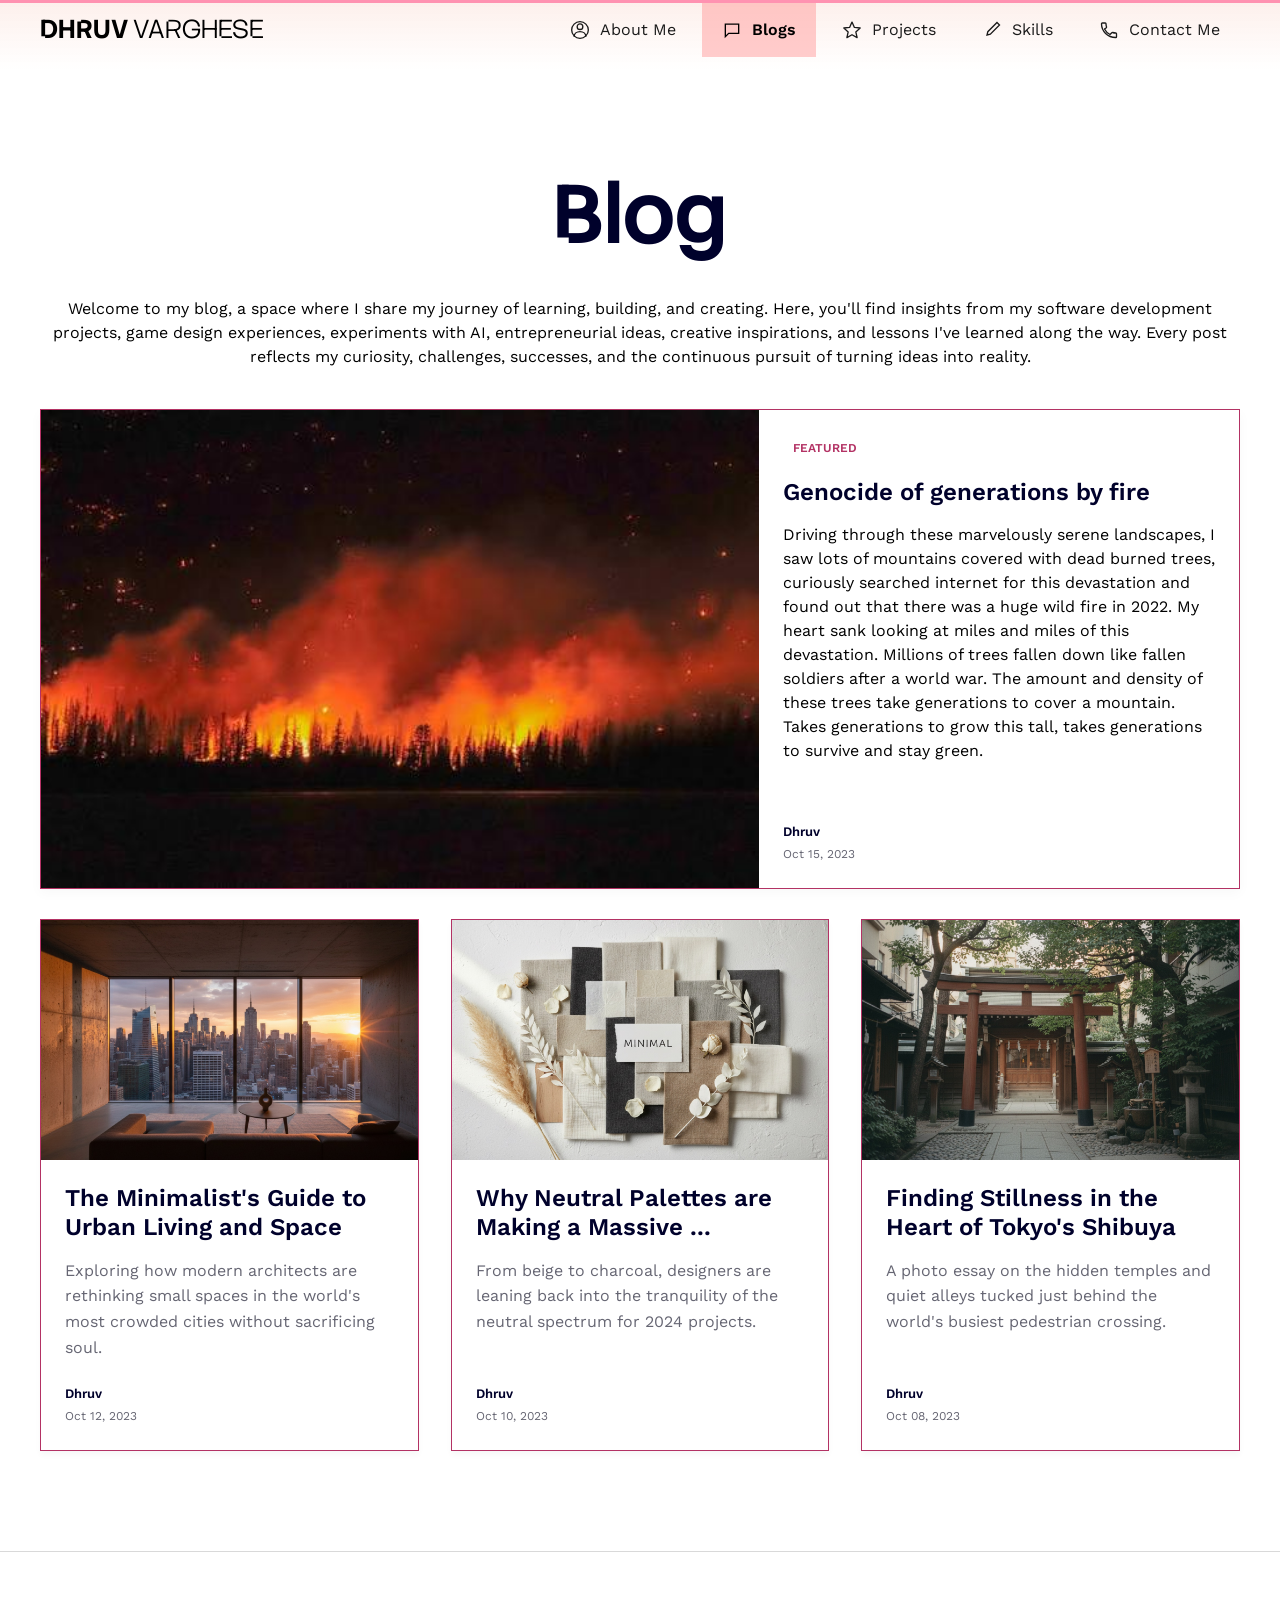
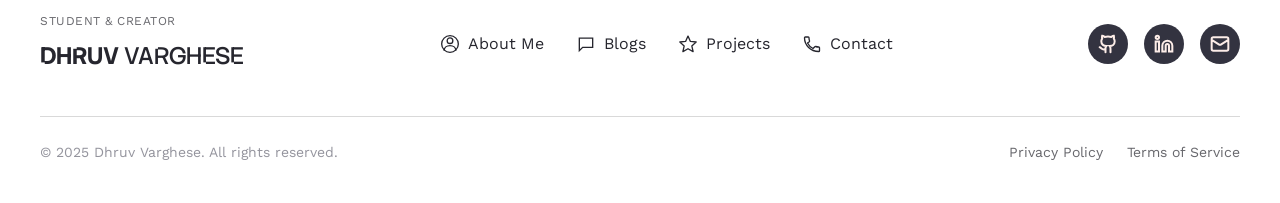
<file: blog.html>
<!DOCTYPE html>
<html lang="en">
<head>
<meta charset="UTF-8">
<meta name="viewport" content="width=device-width, initial-scale=1.0">
<title>Blog — Dhruv Varghese</title>
<meta name="description" content="Blog posts by Dhruv Varghese — a high school student sharing his journey of learning, building, and creating.">
<link rel="icon" type="image/svg+xml" href="images/favicon.svg">
<link rel="preconnect" href="https://fonts.googleapis.com">
<link rel="preconnect" href="https://fonts.gstatic.com" crossorigin>
<link href="https://fonts.googleapis.com/css2?family=Stack+Sans+Notch:wght@200..700&family=Work+Sans:wght@300;400;500&display=swap" rel="stylesheet">
<link rel="stylesheet" href="css/style.css?v=151">
</head>
<body class="blog-page">

<div class="cursor-dot" aria-hidden="true"></div>

<div class="header__blur" aria-hidden="true"></div>
<div class="header__tint" aria-hidden="true"></div>
<header class="site-header" id="header">
	<div class="header__inner">
		<a href="index.html#top" class="logo">
			<span class="logo__bold">DHRUV </span><span class="logo__light">VARGHESE</span>
		</a>

		<nav class="nav" id="nav">
			<a href="about.html" class="nav__link">
				<svg class="nav__icon" viewBox="0 0 24 24" fill="none" stroke="currentColor" stroke-width="1.6"><circle cx="12" cy="8" r="3.4"/><path d="M5 20c0-3.5 3-6 7-6s7 2.5 7 6"/><circle cx="12" cy="12" r="10"/></svg>
				About Me
			</a>
			<a href="blog.html" class="nav__link nav__link--active">
				<svg class="nav__icon" viewBox="0 0 24 24" fill="none" stroke="currentColor" stroke-width="1.6"><path d="M4 5h16v11H8l-4 4V5Z"/></svg>
				Blogs
			</a>
			<a href="projects.html" class="nav__link">
				<svg class="nav__icon" viewBox="0 0 24 24" fill="none" stroke="currentColor" stroke-width="1.6" stroke-linejoin="round"><path d="M12 2.5l2.9 6.4 6.9.7-5.2 4.7 1.5 6.9L12 17.7l-6.1 3.5 1.5-6.9L2.2 9.6l6.9-.7L12 2.5Z"/></svg>
				Projects
			</a>
			<a href="skills.html" class="nav__link">
				<svg class="nav__icon" viewBox="0 0 24 24" fill="none" stroke="currentColor" stroke-width="1.6"><path d="m18 3 3 3-11 11-4 1 1-4L18 3Z"/></svg>
				Skills
			</a>
			<a href="contact.html" class="nav__link">
				<svg class="nav__icon" viewBox="0 0 24 24" fill="none" stroke="currentColor" stroke-width="1.6" stroke-linejoin="round"><path d="M6.6 10.8c1.4 2.8 3.8 5.1 6.6 6.6l2.2-2.2c.3-.3.7-.4 1-.2 1.1.4 2.4.6 3.6.6.6 0 1 .4 1 1V20c0 .6-.4 1-1 1C10.4 21 3 13.6 3 4.6c0-.6.4-1 1-1h3.4c.6 0 1 .4 1 1 0 1.3.2 2.5.6 3.6.1.4 0 .8-.2 1L6.6 10.8Z"/></svg>
				Contact Me
			</a>
		</nav>

		<button class="nav-toggle" id="navToggle" aria-label="Toggle menu" aria-expanded="false">
			<span></span><span></span><span></span>
		</button>
	</div>
</header>

<main id="top">

	<section class="blog-page-hero">
		<h1 class="blog-page-hero__title">Blog</h1>
		<p class="blog-page-hero__desc">
			Welcome to my blog, a space where I share my journey of learning, building, and creating.
			Here, you'll find insights from my software development projects, game design experiences,
			experiments with AI, entrepreneurial ideas, creative inspirations, and lessons I've learned
			along the way. Every post reflects my curiosity, challenges, successes, and the continuous
			pursuit of turning ideas into reality.
		</p>
	</section>

	<div class="blog-list">

		<a href="blog-details.html" class="blog-featured-card reveal">
			<div class="blog-featured-card__image">
				<img src="images/blog-1.jpg" alt="">
			</div>
			<div class="blog-featured-card__body">
				<div>
					<span class="blog-featured-card__tag">Featured</span>
					<h2 class="blog-featured-card__title">Genocide of generations by fire</h2>
					<p class="blog-featured-card__excerpt">
						Driving through these marvelously serene landscapes, I saw lots of mountains
						covered with dead burned trees, curiously searched internet for this devastation
						and found out that there was a huge wild fire in 2022. My heart sank looking at
						miles and miles of this devastation. Millions of trees fallen down like fallen
						soldiers after a world war. The amount and density of these trees take generations
						to cover a mountain. Takes generations to grow this tall, takes generations to
						survive and stay green.
					</p>
				</div>
				<div class="blog-featured-card__footer">
					<p class="blog-author__name">Dhruv</p>
					<p class="blog-author__date">Oct 15, 2023</p>
				</div>
			</div>
		</a>

		<div class="blog-post-grid reveal">
			<article class="blog-post-card">
				<div class="blog-post-card__image"><img src="images/blog-post-urban.jpg" alt=""></div>
				<div class="blog-post-card__body">
					<div>
						<h3 class="blog-post-card__title">The Minimalist's Guide to Urban Living and Space</h3>
						<p class="blog-post-card__excerpt">Exploring how modern architects are rethinking small spaces in the world's most crowded cities without sacrificing soul.</p>
					</div>
					<div class="blog-featured-card__footer">
						<p class="blog-author__name">Dhruv</p>
						<p class="blog-author__date">Oct 12, 2023</p>
					</div>
				</div>
			</article>

			<article class="blog-post-card">
				<div class="blog-post-card__image"><img src="images/blog-post-neutral.jpg" alt=""></div>
				<div class="blog-post-card__body">
					<div>
						<h3 class="blog-post-card__title">Why Neutral Palettes are Making a Massive ...</h3>
						<p class="blog-post-card__excerpt">From beige to charcoal, designers are leaning back into the tranquility of the neutral spectrum for 2024 projects.</p>
					</div>
					<div class="blog-featured-card__footer">
						<p class="blog-author__name">Dhruv</p>
						<p class="blog-author__date">Oct 10, 2023</p>
					</div>
				</div>
			</article>

			<article class="blog-post-card">
				<div class="blog-post-card__image"><img src="images/blog-post-tokyo.jpg" alt=""></div>
				<div class="blog-post-card__body">
					<div>
						<h3 class="blog-post-card__title">Finding Stillness in the Heart of Tokyo's Shibuya</h3>
						<p class="blog-post-card__excerpt">A photo essay on the hidden temples and quiet alleys tucked just behind the world's busiest pedestrian crossing.</p>
					</div>
					<div class="blog-featured-card__footer">
						<p class="blog-author__name">Dhruv</p>
						<p class="blog-author__date">Oct 08, 2023</p>
					</div>
				</div>
			</article>
		</div>

	</div>

</main>

<!-- ======================================================
     FOOTER
     ====================================================== -->
<footer class="site-footer">
	<div class="section-inner footer__main">
		<div class="footer__logo">
			<p class="footer__eyebrow">Student &amp; Creator</p>
			<p class="footer__name">
				<span class="footer__name-bold">DHRUV </span><span class="footer__name-light">VARGHESE</span>
			</p>
		</div>

		<nav class="footer__nav">
			<a href="about.html" class="footer__nav-item">
				<svg viewBox="0 0 24 24" fill="none" stroke="currentColor" stroke-width="1.6"><circle cx="12" cy="8" r="3.4"/><path d="M5 20c0-3.5 3-6 7-6s7 2.5 7 6"/><circle cx="12" cy="12" r="10"/></svg>
				About Me
			</a>
			<a href="blog.html" class="footer__nav-item">
				<svg viewBox="0 0 24 24" fill="none" stroke="currentColor" stroke-width="1.6"><path d="M4 5h16v11H8l-4 4V5Z"/></svg>
				Blogs
			</a>
			<a href="projects.html" class="footer__nav-item">
				<svg viewBox="0 0 24 24" fill="none" stroke="currentColor" stroke-width="1.6" stroke-linejoin="round"><path d="M12 2.5l2.9 6.4 6.9.7-5.2 4.7 1.5 6.9L12 17.7l-6.1 3.5 1.5-6.9L2.2 9.6l6.9-.7L12 2.5Z"/></svg>
				Projects
			</a>
			<a href="contact.html" class="footer__nav-item">
				<svg viewBox="0 0 24 24" fill="none" stroke="currentColor" stroke-width="1.6" stroke-linejoin="round"><path d="M6.6 10.8c1.4 2.8 3.8 5.1 6.6 6.6l2.2-2.2c.3-.3.7-.4 1-.2 1.1.4 2.4.6 3.6.6.6 0 1 .4 1 1V20c0 .6-.4 1-1 1C10.4 21 3 13.6 3 4.6c0-.6.4-1 1-1h3.4c.6 0 1 .4 1 1 0 1.3.2 2.5.6 3.6.1.4 0 .8-.2 1L6.6 10.8Z"/></svg>
				Contact
			</a>
		</nav>

		<div class="footer__socials">
			<a href="#" class="footer__social-icon" aria-label="GitHub"><img src="images/icon-github.svg" alt=""></a>
			<a href="https://www.linkedin.com/in/dhruv-varghese-696487320/" target="_blank" rel="noopener" class="footer__social-icon" aria-label="LinkedIn"><img src="images/icon-linkedin.svg" alt=""></a>
			<a href="mailto:dhruv.varghese31@gmail.com" class="footer__social-icon" aria-label="Email"><img src="images/icon-mail.svg" alt=""></a>
		</div>
	</div>

	<div class="footer__divider"></div>

	<div class="section-inner footer__bottom">
		<p>© 2025 Dhruv Varghese. All rights reserved.</p>
		<div class="footer__legal">
			<a href="#">Privacy Policy</a>
			<a href="#">Terms of Service</a>
		</div>
	</div>
</footer>

<script src="js/main.js?v=28"></script>
</body>
</html>
</file>
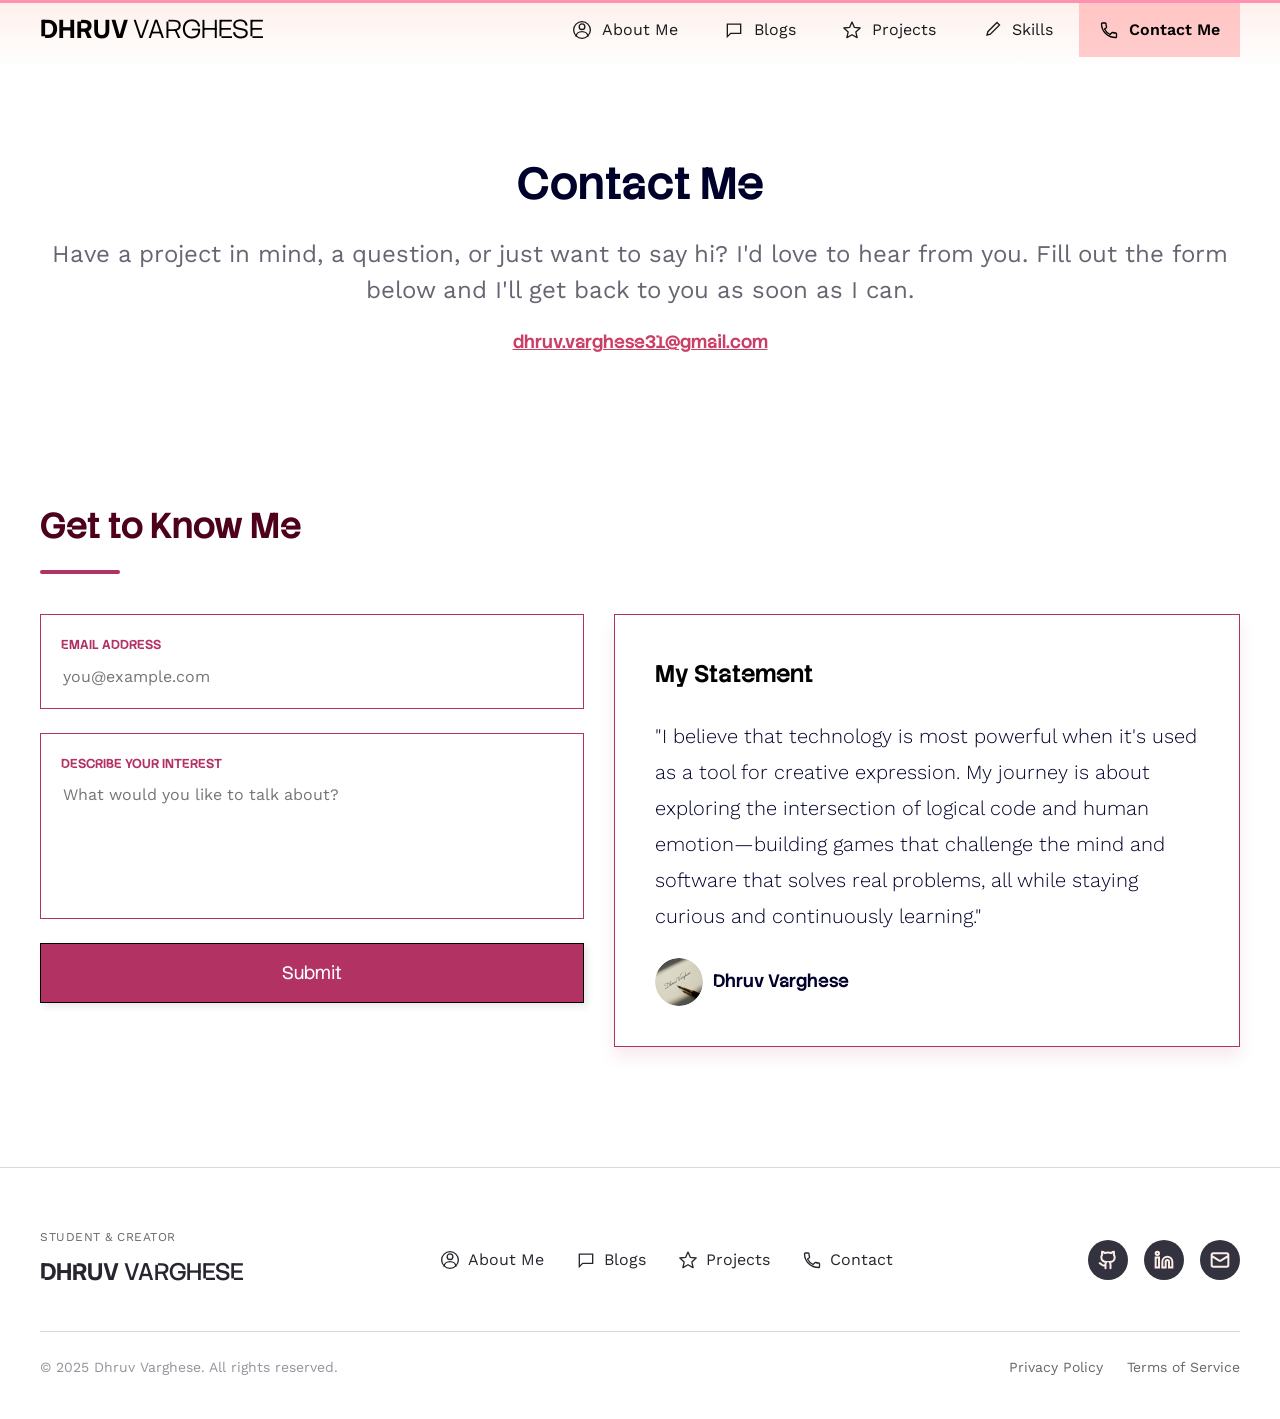
<file: contact.html>
<!DOCTYPE html>
<html lang="en">
<head>
<meta charset="UTF-8">
<meta name="viewport" content="width=device-width, initial-scale=1.0">
<title>Contact Me — Dhruv Varghese</title>
<meta name="description" content="Get in touch with Dhruv Varghese — high school student passionate about building software, designing games, and solving problems creatively.">
<link rel="icon" type="image/svg+xml" href="images/favicon.svg">
<link rel="preconnect" href="https://fonts.googleapis.com">
<link rel="preconnect" href="https://fonts.gstatic.com" crossorigin>
<link href="https://fonts.googleapis.com/css2?family=Stack+Sans+Notch:wght@200..700&family=Work+Sans:wght@300;400;500&display=swap" rel="stylesheet">
<link rel="stylesheet" href="css/style.css?v=151">
</head>
<body>

<div class="cursor-dot" aria-hidden="true"></div>

<div class="header__blur" aria-hidden="true"></div>
<div class="header__tint" aria-hidden="true"></div>
<header class="site-header" id="header">
	<div class="header__inner">
		<a href="index.html#top" class="logo">
			<span class="logo__bold">DHRUV </span><span class="logo__light">VARGHESE</span>
		</a>

		<nav class="nav" id="nav">
			<a href="about.html" class="nav__link">
				<svg class="nav__icon" viewBox="0 0 24 24" fill="none" stroke="currentColor" stroke-width="1.6"><circle cx="12" cy="8" r="3.4"/><path d="M5 20c0-3.5 3-6 7-6s7 2.5 7 6"/><circle cx="12" cy="12" r="10"/></svg>
				About Me
			</a>
			<a href="blog.html" class="nav__link">
				<svg class="nav__icon" viewBox="0 0 24 24" fill="none" stroke="currentColor" stroke-width="1.6"><path d="M4 5h16v11H8l-4 4V5Z"/></svg>
				Blogs
			</a>
			<a href="projects.html" class="nav__link">
				<svg class="nav__icon" viewBox="0 0 24 24" fill="none" stroke="currentColor" stroke-width="1.6" stroke-linejoin="round"><path d="M12 2.5l2.9 6.4 6.9.7-5.2 4.7 1.5 6.9L12 17.7l-6.1 3.5 1.5-6.9L2.2 9.6l6.9-.7L12 2.5Z"/></svg>
				Projects
			</a>
			<a href="skills.html" class="nav__link">
				<svg class="nav__icon" viewBox="0 0 24 24" fill="none" stroke="currentColor" stroke-width="1.6"><path d="m18 3 3 3-11 11-4 1 1-4L18 3Z"/></svg>
				Skills
			</a>
			<a href="contact.html" class="nav__link nav__link--active">
				<svg class="nav__icon" viewBox="0 0 24 24" fill="none" stroke="currentColor" stroke-width="1.6" stroke-linejoin="round"><path d="M6.6 10.8c1.4 2.8 3.8 5.1 6.6 6.6l2.2-2.2c.3-.3.7-.4 1-.2 1.1.4 2.4.6 3.6.6.6 0 1 .4 1 1V20c0 .6-.4 1-1 1C10.4 21 3 13.6 3 4.6c0-.6.4-1 1-1h3.4c.6 0 1 .4 1 1 0 1.3.2 2.5.6 3.6.1.4 0 .8-.2 1L6.6 10.8Z"/></svg>
				Contact Me
			</a>
		</nav>

		<button class="nav-toggle" id="navToggle" aria-label="Toggle menu" aria-expanded="false">
			<span></span><span></span><span></span>
		</button>
	</div>
</header>

<main id="top">

	<section class="blog-page-hero">
		<h1 class="blog-page-hero__title">Contact Me</h1>
		<p class="blog-page-hero__desc blog-page-hero__desc--lg">
			Have a project in mind, a question, or just want to say hi? I'd love to hear from you.
			Fill out the form below and I'll get back to you as soon as I can.
		</p>
		<a href="mailto:dhruv.varghese31@gmail.com" class="contact-email">dhruv.varghese31@gmail.com</a>
	</section>

	<section class="about-personal">
		<h2 class="about-personal__title reveal">Get to Know Me</h2>
		<div class="about-personal__rule reveal"></div>

		<div class="about-personal__grid reveal">
			<form class="about-form" id="contactForm" action="https://formspree.io/f/mlgqjzgq" method="POST">
				<div class="about-form__field">
					<label for="contact-email">Email address</label>
					<input type="email" id="contact-email" name="email" placeholder="you@example.com" required>
				</div>
				<div class="about-form__field">
					<label for="contact-interest">Describe your interest</label>
					<textarea id="contact-interest" name="interest" rows="4" placeholder="What would you like to talk about?" required></textarea>
				</div>
				<button type="submit" class="about-form__submit">Submit</button>
				<p class="about-form__status" id="contactFormStatus" role="status" aria-live="polite"></p>
			</form>

			<div class="about-statement">
				<h3 class="about-statement__title">My Statement</h3>
				<p class="about-statement__quote">
					"I believe that technology is most powerful when it's used as a tool for creative
					expression. My journey is about exploring the intersection of logical code and human
					emotion—building games that challenge the mind and software that solves real problems,
					all while staying curious and continuously learning."
				</p>
				<div class="about-statement__author">
					<img src="images/about-avatar.png" alt="">
					<span>Dhruv Varghese</span>
				</div>
			</div>
		</div>
	</section>

</main>

<!-- ======================================================
     FOOTER
     ====================================================== -->
<footer class="site-footer">
	<div class="section-inner footer__main">
		<div class="footer__logo">
			<p class="footer__eyebrow">Student &amp; Creator</p>
			<p class="footer__name">
				<span class="footer__name-bold">DHRUV </span><span class="footer__name-light">VARGHESE</span>
			</p>
		</div>

		<nav class="footer__nav">
			<a href="about.html" class="footer__nav-item">
				<svg viewBox="0 0 24 24" fill="none" stroke="currentColor" stroke-width="1.6"><circle cx="12" cy="8" r="3.4"/><path d="M5 20c0-3.5 3-6 7-6s7 2.5 7 6"/><circle cx="12" cy="12" r="10"/></svg>
				About Me
			</a>
			<a href="blog.html" class="footer__nav-item">
				<svg viewBox="0 0 24 24" fill="none" stroke="currentColor" stroke-width="1.6"><path d="M4 5h16v11H8l-4 4V5Z"/></svg>
				Blogs
			</a>
			<a href="projects.html" class="footer__nav-item">
				<svg viewBox="0 0 24 24" fill="none" stroke="currentColor" stroke-width="1.6" stroke-linejoin="round"><path d="M12 2.5l2.9 6.4 6.9.7-5.2 4.7 1.5 6.9L12 17.7l-6.1 3.5 1.5-6.9L2.2 9.6l6.9-.7L12 2.5Z"/></svg>
				Projects
			</a>
			<a href="contact.html" class="footer__nav-item">
				<svg viewBox="0 0 24 24" fill="none" stroke="currentColor" stroke-width="1.6" stroke-linejoin="round"><path d="M6.6 10.8c1.4 2.8 3.8 5.1 6.6 6.6l2.2-2.2c.3-.3.7-.4 1-.2 1.1.4 2.4.6 3.6.6.6 0 1 .4 1 1V20c0 .6-.4 1-1 1C10.4 21 3 13.6 3 4.6c0-.6.4-1 1-1h3.4c.6 0 1 .4 1 1 0 1.3.2 2.5.6 3.6.1.4 0 .8-.2 1L6.6 10.8Z"/></svg>
				Contact
			</a>
		</nav>

		<div class="footer__socials">
			<a href="#" class="footer__social-icon" aria-label="GitHub"><img src="images/icon-github.svg" alt=""></a>
			<a href="https://www.linkedin.com/in/dhruv-varghese-696487320/" target="_blank" rel="noopener" class="footer__social-icon" aria-label="LinkedIn"><img src="images/icon-linkedin.svg" alt=""></a>
			<a href="mailto:dhruv.varghese31@gmail.com" class="footer__social-icon" aria-label="Email"><img src="images/icon-mail.svg" alt=""></a>
		</div>
	</div>

	<div class="footer__divider"></div>

	<div class="section-inner footer__bottom">
		<p>© 2025 Dhruv Varghese. All rights reserved.</p>
		<div class="footer__legal">
			<a href="#">Privacy Policy</a>
			<a href="#">Terms of Service</a>
		</div>
	</div>
</footer>

<script src="js/main.js?v=28"></script>
</body>
</html>
</file>
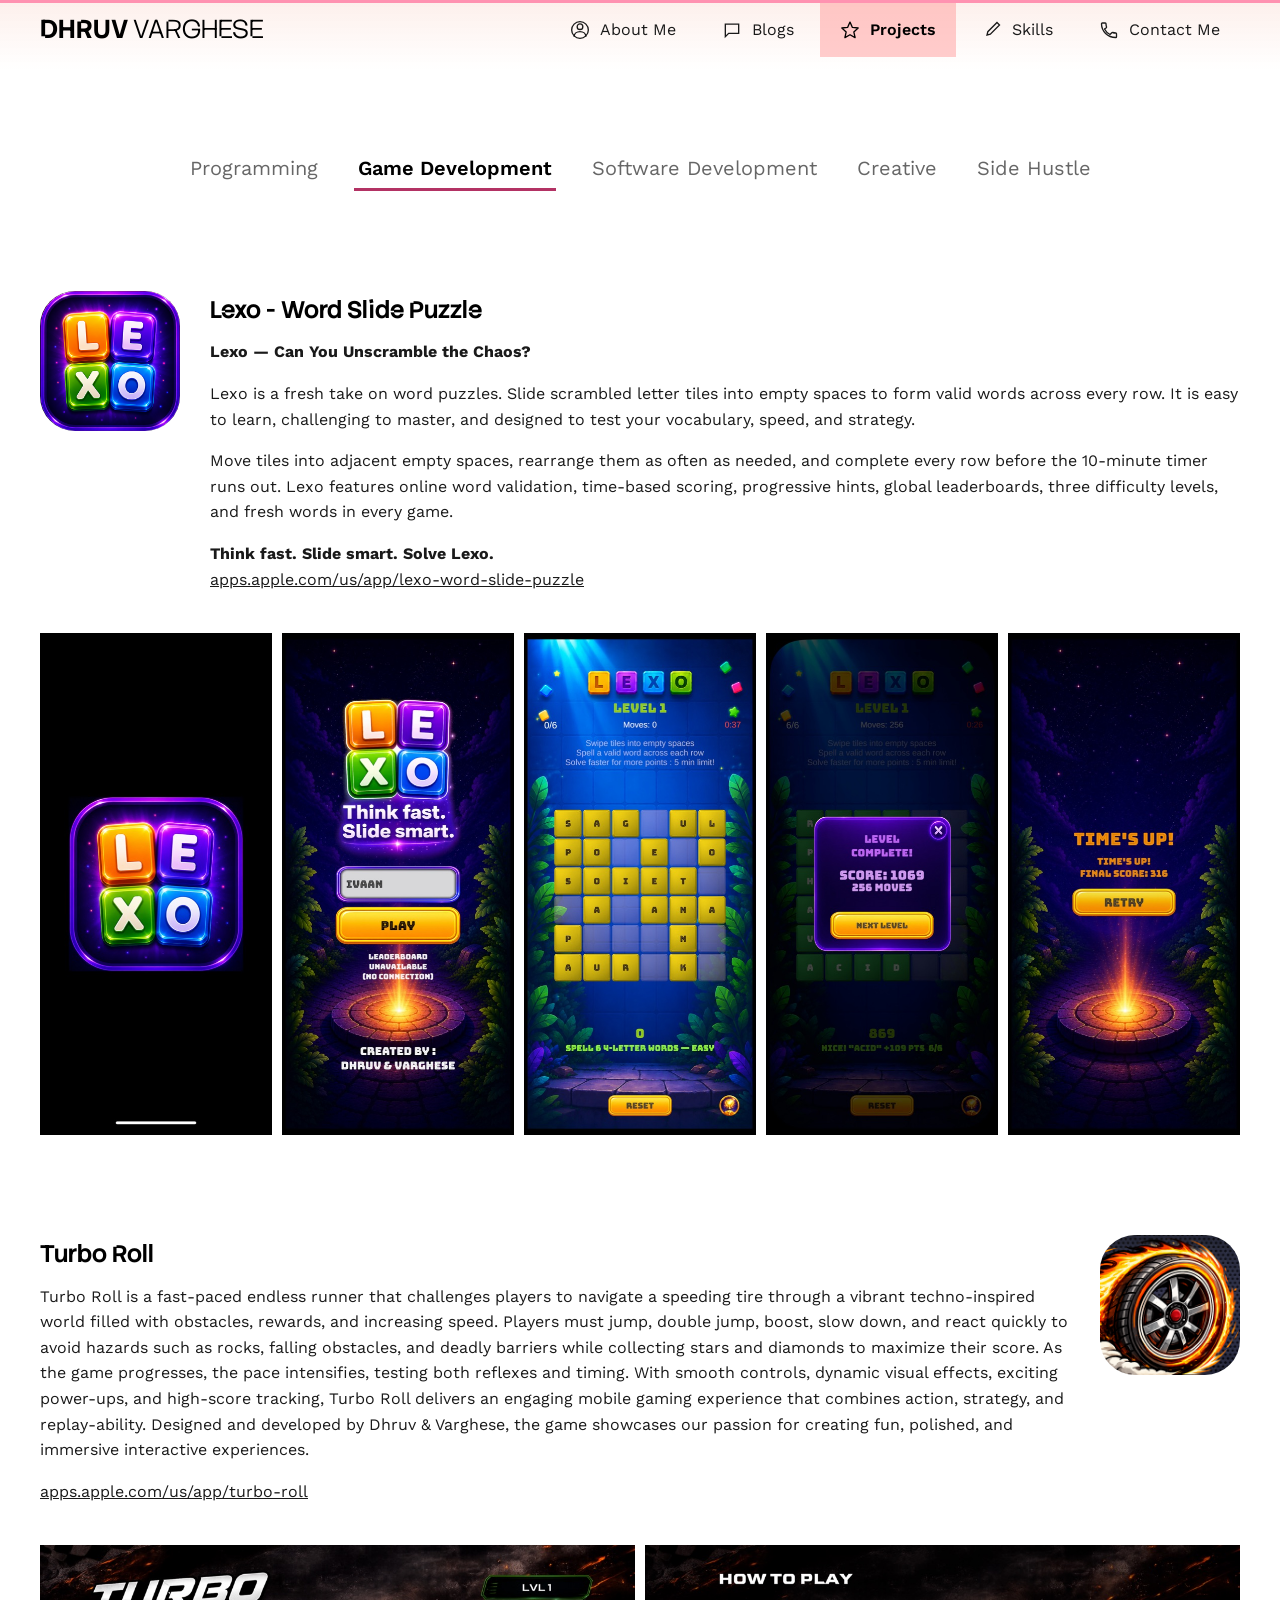
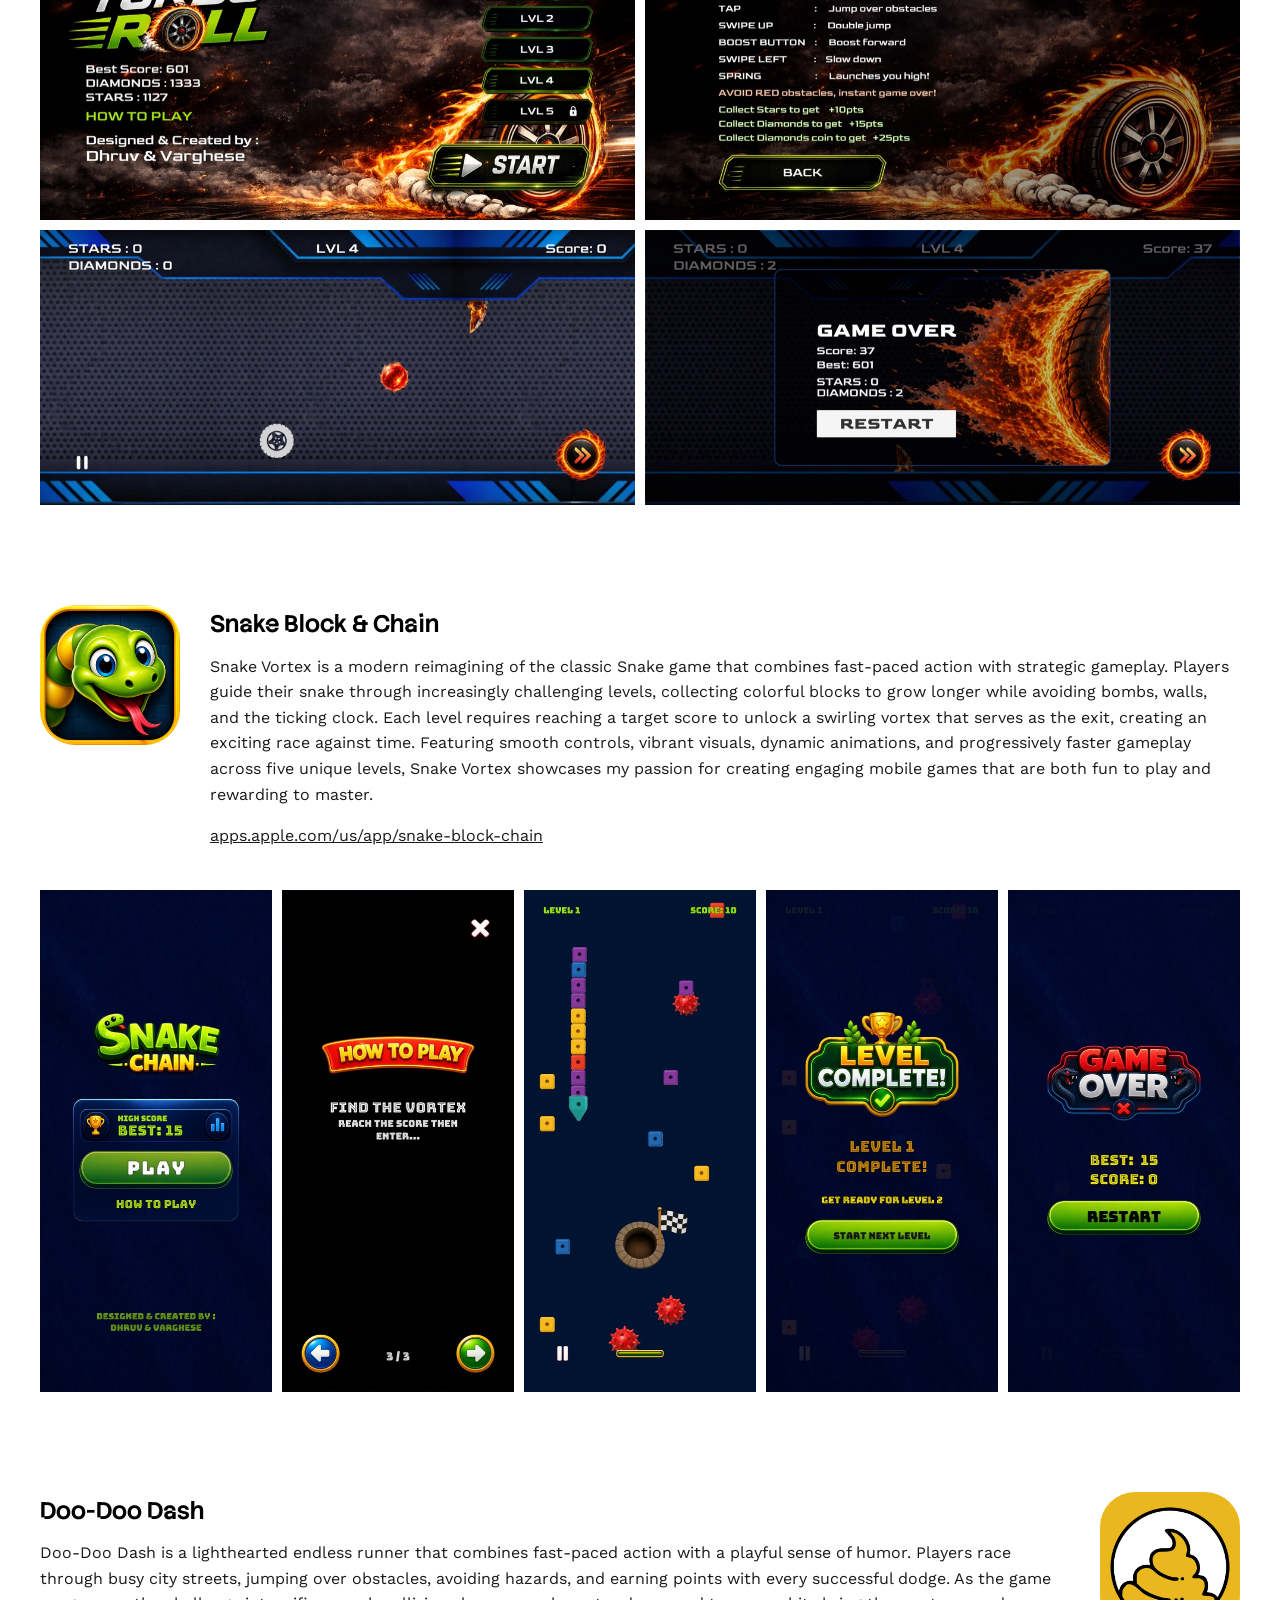
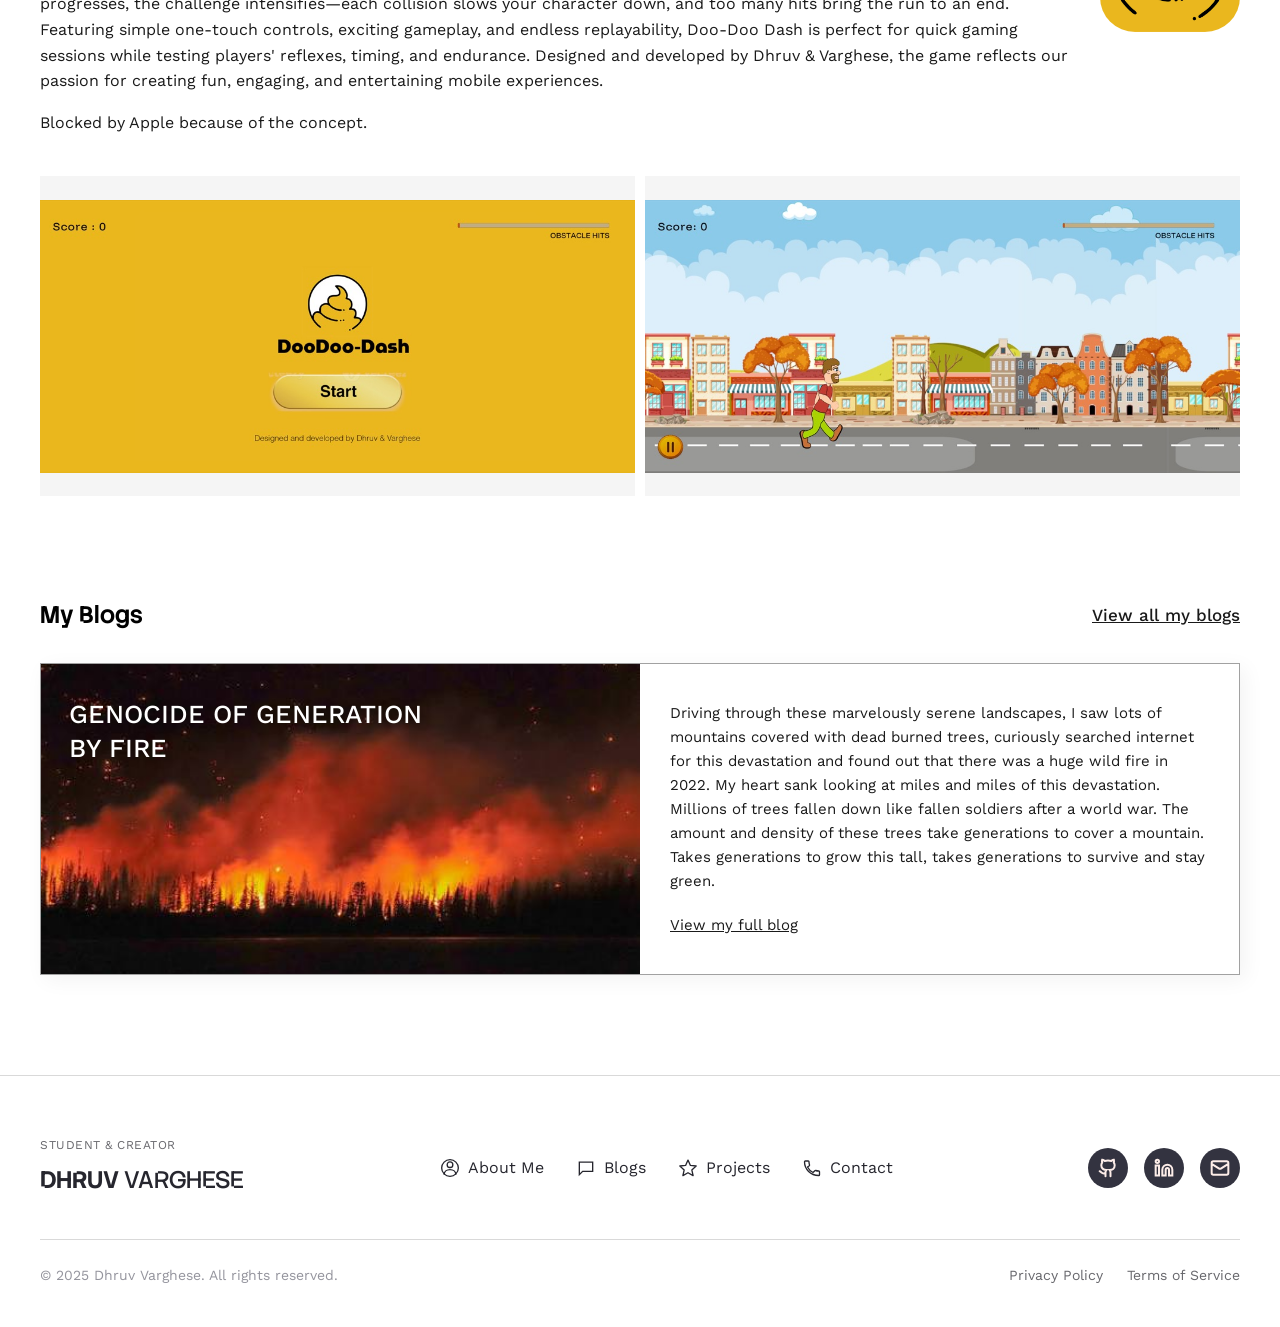
<file: projects.html>
<!DOCTYPE html>
<html lang="en">
<head>
<meta charset="UTF-8">
<meta name="viewport" content="width=device-width, initial-scale=1.0">
<title>Projects — Dhruv Varghese</title>
<meta name="description" content="Games and apps built by Dhruv Varghese — high school student passionate about building software and designing games.">
<link rel="icon" type="image/svg+xml" href="images/favicon.svg">
<link rel="preconnect" href="https://fonts.googleapis.com">
<link rel="preconnect" href="https://fonts.gstatic.com" crossorigin>
<link href="https://fonts.googleapis.com/css2?family=Stack+Sans+Notch:wght@200..700&family=Work+Sans:wght@300;400;500&display=swap" rel="stylesheet">
<link rel="stylesheet" href="css/style.css?v=151">
</head>
<body>

<div class="cursor-dot" aria-hidden="true"></div>

<div class="header__blur" aria-hidden="true"></div>
<div class="header__tint" aria-hidden="true"></div>
<header class="site-header" id="header">
	<div class="header__inner">
		<a href="index.html#top" class="logo">
			<span class="logo__bold">DHRUV </span><span class="logo__light">VARGHESE</span>
		</a>

		<nav class="nav" id="nav">
			<a href="about.html" class="nav__link">
				<svg class="nav__icon" viewBox="0 0 24 24" fill="none" stroke="currentColor" stroke-width="1.6"><circle cx="12" cy="8" r="3.4"/><path d="M5 20c0-3.5 3-6 7-6s7 2.5 7 6"/><circle cx="12" cy="12" r="10"/></svg>
				About Me
			</a>
			<a href="blog.html" class="nav__link">
				<svg class="nav__icon" viewBox="0 0 24 24" fill="none" stroke="currentColor" stroke-width="1.6"><path d="M4 5h16v11H8l-4 4V5Z"/></svg>
				Blogs
			</a>
			<a href="projects.html" class="nav__link nav__link--active">
				<svg class="nav__icon" viewBox="0 0 24 24" fill="none" stroke="currentColor" stroke-width="1.6" stroke-linejoin="round"><path d="M12 2.5l2.9 6.4 6.9.7-5.2 4.7 1.5 6.9L12 17.7l-6.1 3.5 1.5-6.9L2.2 9.6l6.9-.7L12 2.5Z"/></svg>
				Projects
			</a>
			<a href="skills.html" class="nav__link">
				<svg class="nav__icon" viewBox="0 0 24 24" fill="none" stroke="currentColor" stroke-width="1.6"><path d="m18 3 3 3-11 11-4 1 1-4L18 3Z"/></svg>
				Skills
			</a>
			<a href="contact.html" class="nav__link">
				<svg class="nav__icon" viewBox="0 0 24 24" fill="none" stroke="currentColor" stroke-width="1.6" stroke-linejoin="round"><path d="M6.6 10.8c1.4 2.8 3.8 5.1 6.6 6.6l2.2-2.2c.3-.3.7-.4 1-.2 1.1.4 2.4.6 3.6.6.6 0 1 .4 1 1V20c0 .6-.4 1-1 1C10.4 21 3 13.6 3 4.6c0-.6.4-1 1-1h3.4c.6 0 1 .4 1 1 0 1.3.2 2.5.6 3.6.1.4 0 .8-.2 1L6.6 10.8Z"/></svg>
				Contact Me
			</a>
		</nav>

		<button class="nav-toggle" id="navToggle" aria-label="Toggle menu" aria-expanded="false">
			<span></span><span></span><span></span>
		</button>
	</div>
</header>

<main id="top">

	<!-- ======================================================
	     PROJECTS TAB BAR
	     ====================================================== -->
	<section class="projects-hero">
		<div class="projects-tabbar" role="tablist">
			<button type="button" class="projects-tab" role="tab" data-tab="programming" aria-selected="false">Programming</button>
			<button type="button" class="projects-tab is-active" role="tab" data-tab="game-development" aria-selected="true">Game Development</button>
			<button type="button" class="projects-tab" role="tab" data-tab="software-development" aria-selected="false">Software Development</button>
			<button type="button" class="projects-tab" role="tab" data-tab="creative" aria-selected="false">Creative</button>
			<button type="button" class="projects-tab" role="tab" data-tab="side-hustle" aria-selected="false">Side Hustle</button>
		</div>
	</section>

	<div class="projects-panels">

		<div class="projects-panel" id="panel-programming" role="tabpanel">
			<p class="projects-empty">More projects coming soon.</p>
		</div>

		<div class="projects-panel is-active" id="panel-game-development" role="tabpanel">

			<article class="project-entry reveal">
				<div class="project-entry__header">
					<div class="project-entry__logo"><img src="images/app-lexo.png" alt="Lexo app icon"></div>
					<div class="project-entry__body">
						<h3 class="project-entry__title">Lexo - Word Slide Puzzle</h3>
						<div class="project-entry__desc">
							<p><strong>Lexo — Can You Unscramble the Chaos?</strong></p>
							<p>Lexo is a fresh take on word puzzles. Slide scrambled letter tiles into empty spaces to form valid words across every row. It is easy to learn, challenging to master, and designed to test your vocabulary, speed, and strategy.</p>
							<p>Move tiles into adjacent empty spaces, rearrange them as often as needed, and complete every row before the 10-minute timer runs out. Lexo features online word validation, time-based scoring, progressive hints, global leaderboards, three difficulty levels, and fresh words in every game.</p>
							<p><strong>Think fast. Slide smart. Solve Lexo.</strong><br><a href="https://apps.apple.com/us/app/lexo-word-slide-puzzle/id6772054570" target="_blank" rel="noopener">apps.apple.com/us/app/lexo-word-slide-puzzle</a></p>
						</div>
					</div>
				</div>
				<div class="project-entry__gallery project-entry__gallery--tall">
					<img src="images/proj-lexo-1.jpg" alt="Lexo screenshot">
					<img src="images/proj-lexo-2.jpg" alt="Lexo screenshot">
					<img src="images/proj-lexo-3.jpg" alt="Lexo screenshot">
					<img src="images/proj-lexo-4.jpg" alt="Lexo screenshot">
					<img src="images/proj-lexo-5.jpg" alt="Lexo screenshot">
				</div>
			</article>

			<article class="project-entry project-entry--reverse reveal">
				<div class="project-entry__header">
					<div class="project-entry__logo"><img src="images/logo-turboroll.png" alt="Turbo Roll app icon"></div>
					<div class="project-entry__body">
						<h3 class="project-entry__title">Turbo Roll</h3>
						<div class="project-entry__desc">
							<p>Turbo Roll is a fast-paced endless runner that challenges players to navigate a speeding tire through a vibrant techno-inspired world filled with obstacles, rewards, and increasing speed. Players must jump, double jump, boost, slow down, and react quickly to avoid hazards such as rocks, falling obstacles, and deadly barriers while collecting stars and diamonds to maximize their score. As the game progresses, the pace intensifies, testing both reflexes and timing. With smooth controls, dynamic visual effects, exciting power-ups, and high-score tracking, Turbo Roll delivers an engaging mobile gaming experience that combines action, strategy, and replay-ability. Designed and developed by Dhruv &amp; Varghese, the game showcases our passion for creating fun, polished, and immersive interactive experiences.</p>
							<p><a href="https://apps.apple.com/us/app/turbo-roll/id6763379766" target="_blank" rel="noopener">apps.apple.com/us/app/turbo-roll</a></p>
						</div>
					</div>
				</div>
				<div class="project-entry__gallery project-entry__gallery--grid2">
					<img src="images/proj-turboroll-1.jpg" alt="Turbo Roll screenshot">
					<img src="images/proj-turboroll-2.jpg" alt="Turbo Roll screenshot">
					<img src="images/proj-turboroll-3.jpg" alt="Turbo Roll screenshot">
					<img src="images/proj-turboroll-4.jpg" alt="Turbo Roll screenshot">
				</div>
			</article>

			<article class="project-entry reveal">
				<div class="project-entry__header">
					<div class="project-entry__logo"><img src="images/app-snake.png" alt="Snake Block & Chain app icon"></div>
					<div class="project-entry__body">
						<h3 class="project-entry__title">Snake Block &amp; Chain</h3>
						<div class="project-entry__desc">
							<p>Snake Vortex is a modern reimagining of the classic Snake game that combines fast-paced action with strategic gameplay. Players guide their snake through increasingly challenging levels, collecting colorful blocks to grow longer while avoiding bombs, walls, and the ticking clock. Each level requires reaching a target score to unlock a swirling vortex that serves as the exit, creating an exciting race against time. Featuring smooth controls, vibrant visuals, dynamic animations, and progressively faster gameplay across five unique levels, Snake Vortex showcases my passion for creating engaging mobile games that are both fun to play and rewarding to master.</p>
							<p><a href="https://apps.apple.com/us/app/snake-block-chain/id6765845302" target="_blank" rel="noopener">apps.apple.com/us/app/snake-block-chain</a></p>
						</div>
					</div>
				</div>
				<div class="project-entry__gallery project-entry__gallery--tall">
					<img src="images/proj-snake-1.jpg" alt="Snake Block & Chain screenshot">
					<img src="images/proj-snake-2.jpg" alt="Snake Block & Chain screenshot">
					<img src="images/proj-snake-3.jpg" alt="Snake Block & Chain screenshot">
					<img src="images/proj-snake-4.jpg" alt="Snake Block & Chain screenshot">
					<img src="images/proj-snake-5.jpg" alt="Snake Block & Chain screenshot">
				</div>
			</article>

			<article class="project-entry project-entry--reverse reveal">
				<div class="project-entry__header">
					<div class="project-entry__logo"><img src="images/app-doodoodash.png" alt="Doo-Doo Dash app icon"></div>
					<div class="project-entry__body">
						<h3 class="project-entry__title">Doo-Doo Dash</h3>
						<div class="project-entry__desc">
							<p>Doo-Doo Dash is a lighthearted endless runner that combines fast-paced action with a playful sense of humor. Players race through busy city streets, jumping over obstacles, avoiding hazards, and earning points with every successful dodge. As the game progresses, the challenge intensifies—each collision slows your character down, and too many hits bring the run to an end. Featuring simple one-touch controls, exciting gameplay, and endless replayability, Doo-Doo Dash is perfect for quick gaming sessions while testing players' reflexes, timing, and endurance. Designed and developed by Dhruv &amp; Varghese, the game reflects our passion for creating fun, engaging, and entertaining mobile experiences.</p>
							<p>Blocked by Apple because of the concept.</p>
						</div>
					</div>
				</div>
				<div class="project-entry__gallery">
					<img src="images/proj-doodoodash-1.jpg" alt="Doo-Doo Dash screenshot">
					<img src="images/proj-doodoodash-2.jpg" alt="Doo-Doo Dash screenshot">
				</div>
			</article>

			<div class="blogs-teaser reveal" style="margin-top: 100px;">
				<div class="section-header">
					<h2 class="section-header__title">My Blogs</h2>
					<a href="blog.html" class="section-header__link">View all my blogs</a>
				</div>

				<article class="blog-card">
					<div class="blog-card__image">
						<img src="images/blog-1.jpg" alt="">
						<h3 class="blog-card__image-title">GENOCIDE OF GENERATION<br>BY FIRE</h3>
					</div>
					<div class="blog-card__body">
						<p>
							Driving through these marvelously serene landscapes, I saw lots of mountains
							covered with dead burned trees, curiously searched internet for this devastation
							and found out that there was a huge wild fire in 2022. My heart sank looking at
							miles and miles of this devastation. Millions of trees fallen down like fallen
							soldiers after a world war. The amount and density of these trees take generations
							to cover a mountain. Takes generations to grow this tall, takes generations to
							survive and stay green.
						</p>
						<a href="blog-details.html" class="text-underline-link">View my full blog</a>
					</div>
				</article>
			</div>

		</div>

		<div class="projects-panel" id="panel-software-development" role="tabpanel">
			<p class="projects-empty">More projects coming soon.</p>
		</div>

		<div class="projects-panel" id="panel-creative" role="tabpanel">
			<p class="projects-empty">More projects coming soon.</p>
		</div>

		<div class="projects-panel" id="panel-side-hustle" role="tabpanel">
			<p class="projects-empty">More projects coming soon.</p>
		</div>

	</div>

</main>

<!-- ======================================================
     FOOTER
     ====================================================== -->
<footer class="site-footer">
	<div class="section-inner footer__main">
		<div class="footer__logo">
			<p class="footer__eyebrow">Student &amp; Creator</p>
			<p class="footer__name">
				<span class="footer__name-bold">DHRUV </span><span class="footer__name-light">VARGHESE</span>
			</p>
		</div>

		<nav class="footer__nav">
			<a href="about.html" class="footer__nav-item">
				<svg viewBox="0 0 24 24" fill="none" stroke="currentColor" stroke-width="1.6"><circle cx="12" cy="8" r="3.4"/><path d="M5 20c0-3.5 3-6 7-6s7 2.5 7 6"/><circle cx="12" cy="12" r="10"/></svg>
				About Me
			</a>
			<a href="blog.html" class="footer__nav-item">
				<svg viewBox="0 0 24 24" fill="none" stroke="currentColor" stroke-width="1.6"><path d="M4 5h16v11H8l-4 4V5Z"/></svg>
				Blogs
			</a>
			<a href="projects.html" class="footer__nav-item">
				<svg viewBox="0 0 24 24" fill="none" stroke="currentColor" stroke-width="1.6" stroke-linejoin="round"><path d="M12 2.5l2.9 6.4 6.9.7-5.2 4.7 1.5 6.9L12 17.7l-6.1 3.5 1.5-6.9L2.2 9.6l6.9-.7L12 2.5Z"/></svg>
				Projects
			</a>
			<a href="contact.html" class="footer__nav-item">
				<svg viewBox="0 0 24 24" fill="none" stroke="currentColor" stroke-width="1.6" stroke-linejoin="round"><path d="M6.6 10.8c1.4 2.8 3.8 5.1 6.6 6.6l2.2-2.2c.3-.3.7-.4 1-.2 1.1.4 2.4.6 3.6.6.6 0 1 .4 1 1V20c0 .6-.4 1-1 1C10.4 21 3 13.6 3 4.6c0-.6.4-1 1-1h3.4c.6 0 1 .4 1 1 0 1.3.2 2.5.6 3.6.1.4 0 .8-.2 1L6.6 10.8Z"/></svg>
				Contact
			</a>
		</nav>

		<div class="footer__socials">
			<a href="#" class="footer__social-icon" aria-label="GitHub"><img src="images/icon-github.svg" alt=""></a>
			<a href="https://www.linkedin.com/in/dhruv-varghese-696487320/" target="_blank" rel="noopener" class="footer__social-icon" aria-label="LinkedIn"><img src="images/icon-linkedin.svg" alt=""></a>
			<a href="mailto:dhruv.varghese31@gmail.com" class="footer__social-icon" aria-label="Email"><img src="images/icon-mail.svg" alt=""></a>
		</div>
	</div>

	<div class="footer__divider"></div>

	<div class="section-inner footer__bottom">
		<p>© 2025 Dhruv Varghese. All rights reserved.</p>
		<div class="footer__legal">
			<a href="#">Privacy Policy</a>
			<a href="#">Terms of Service</a>
		</div>
	</div>
</footer>

<script src="js/main.js?v=28"></script>
</body>
</html>
</file>
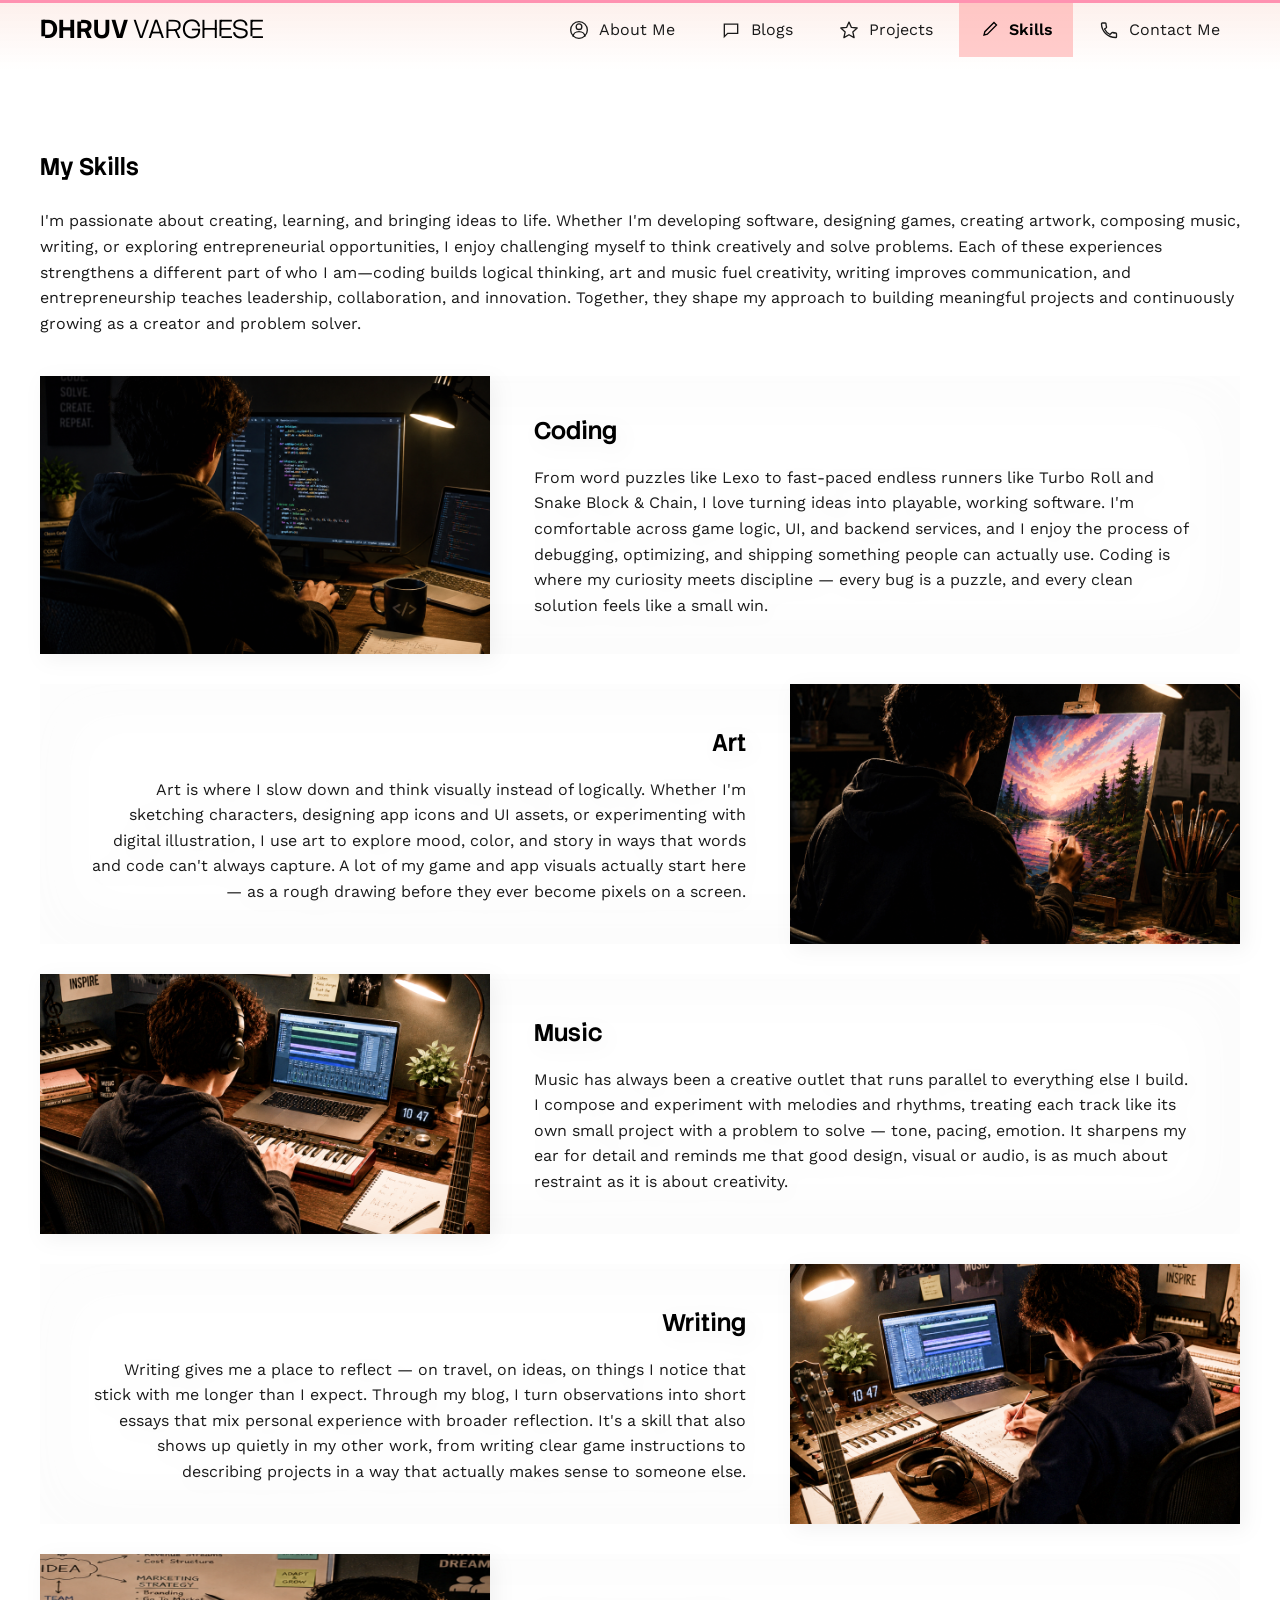
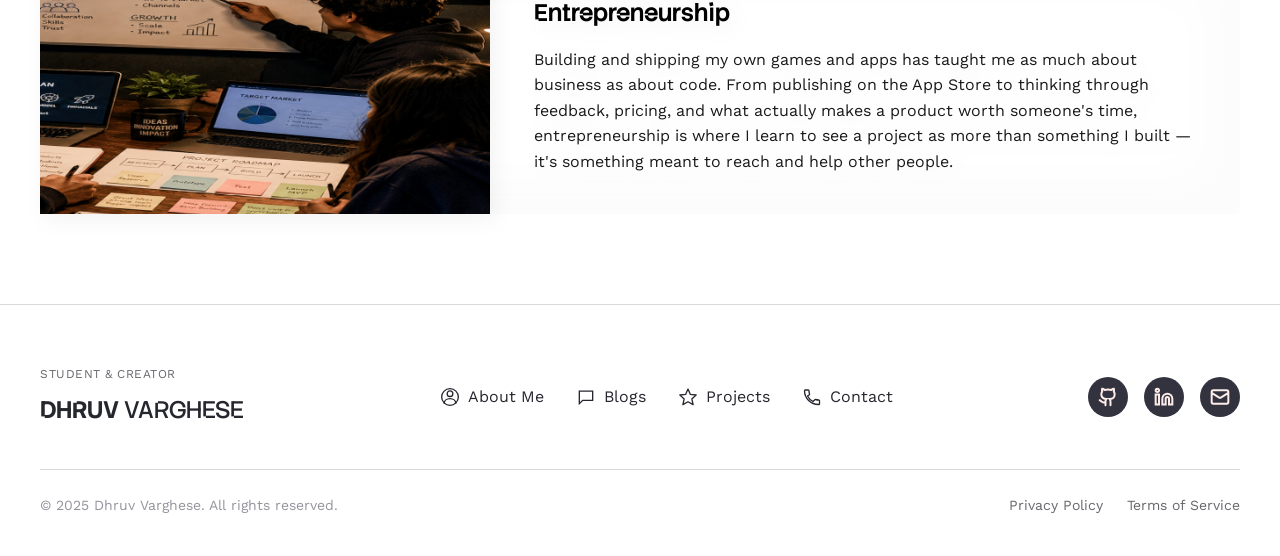
<file: skills.html>
<!DOCTYPE html>
<html lang="en">
<head>
<meta charset="UTF-8">
<meta name="viewport" content="width=device-width, initial-scale=1.0">
<title>Skills — Dhruv Varghese</title>
<meta name="description" content="Skills of Dhruv Varghese — coding, art, music, writing, and entrepreneurship.">
<link rel="icon" type="image/svg+xml" href="images/favicon.svg">
<link rel="preconnect" href="https://fonts.googleapis.com">
<link rel="preconnect" href="https://fonts.gstatic.com" crossorigin>
<link href="https://fonts.googleapis.com/css2?family=Stack+Sans+Notch:wght@200..700&family=Work+Sans:wght@300;400;500&display=swap" rel="stylesheet">
<link rel="stylesheet" href="css/style.css?v=151">
</head>
<body>

<div class="cursor-dot" aria-hidden="true"></div>

<div class="header__blur" aria-hidden="true"></div>
<div class="header__tint" aria-hidden="true"></div>
<header class="site-header" id="header">
	<div class="header__inner">
		<a href="index.html#top" class="logo">
			<span class="logo__bold">DHRUV </span><span class="logo__light">VARGHESE</span>
		</a>

		<nav class="nav" id="nav">
			<a href="about.html" class="nav__link">
				<svg class="nav__icon" viewBox="0 0 24 24" fill="none" stroke="currentColor" stroke-width="1.6"><circle cx="12" cy="8" r="3.4"/><path d="M5 20c0-3.5 3-6 7-6s7 2.5 7 6"/><circle cx="12" cy="12" r="10"/></svg>
				About Me
			</a>
			<a href="blog.html" class="nav__link">
				<svg class="nav__icon" viewBox="0 0 24 24" fill="none" stroke="currentColor" stroke-width="1.6"><path d="M4 5h16v11H8l-4 4V5Z"/></svg>
				Blogs
			</a>
			<a href="projects.html" class="nav__link">
				<svg class="nav__icon" viewBox="0 0 24 24" fill="none" stroke="currentColor" stroke-width="1.6" stroke-linejoin="round"><path d="M12 2.5l2.9 6.4 6.9.7-5.2 4.7 1.5 6.9L12 17.7l-6.1 3.5 1.5-6.9L2.2 9.6l6.9-.7L12 2.5Z"/></svg>
				Projects
			</a>
			<a href="skills.html" class="nav__link nav__link--active">
				<svg class="nav__icon" viewBox="0 0 24 24" fill="none" stroke="currentColor" stroke-width="1.6"><path d="m18 3 3 3-11 11-4 1 1-4L18 3Z"/></svg>
				Skills
			</a>
			<a href="contact.html" class="nav__link">
				<svg class="nav__icon" viewBox="0 0 24 24" fill="none" stroke="currentColor" stroke-width="1.6" stroke-linejoin="round"><path d="M6.6 10.8c1.4 2.8 3.8 5.1 6.6 6.6l2.2-2.2c.3-.3.7-.4 1-.2 1.1.4 2.4.6 3.6.6.6 0 1 .4 1 1V20c0 .6-.4 1-1 1C10.4 21 3 13.6 3 4.6c0-.6.4-1 1-1h3.4c.6 0 1 .4 1 1 0 1.3.2 2.5.6 3.6.1.4 0 .8-.2 1L6.6 10.8Z"/></svg>
				Contact Me
			</a>
		</nav>

		<button class="nav-toggle" id="navToggle" aria-label="Toggle menu" aria-expanded="false">
			<span></span><span></span><span></span>
		</button>
	</div>
</header>

<main id="top">

	<section class="skills skills--page" id="skills">
		<div class="section-inner">
			<h2 class="skills__title reveal">My Skills</h2>
			<p class="skills__desc reveal">
				I'm passionate about creating, learning, and bringing ideas to life. Whether I'm
				developing software, designing games, creating artwork, composing music, writing, or
				exploring entrepreneurial opportunities, I enjoy challenging myself to think creatively
				and solve problems. Each of these experiences strengthens a different part of who I
				am—coding builds logical thinking, art and music fuel creativity, writing improves
				communication, and entrepreneurship teaches leadership, collaboration, and innovation.
				Together, they shape my approach to building meaningful projects and continuously
				growing as a creator and problem solver.
			</p>

			<div class="skill-cards">
				<div class="skill-card reveal">
					<div class="skill-card__image"><img src="images/skill-coding.png" alt="Coding"></div>
					<div class="skill-card__body">
						<h3 class="skill-card__title">Coding</h3>
						<p class="skill-card__desc">
							From word puzzles like Lexo to fast-paced endless runners like Turbo Roll and Snake
							Block &amp; Chain, I love turning ideas into playable, working software. I'm comfortable
							across game logic, UI, and backend services, and I enjoy the process of debugging,
							optimizing, and shipping something people can actually use. Coding is where my
							curiosity meets discipline — every bug is a puzzle, and every clean solution feels
							like a small win.
						</p>
					</div>
				</div>

				<div class="skill-card skill-card--reverse reveal">
					<div class="skill-card__image"><img src="images/skill-art.png" alt="Art"></div>
					<div class="skill-card__body">
						<h3 class="skill-card__title">Art</h3>
						<p class="skill-card__desc">
							Art is where I slow down and think visually instead of logically. Whether I'm
							sketching characters, designing app icons and UI assets, or experimenting with
							digital illustration, I use art to explore mood, color, and story in ways that words
							and code can't always capture. A lot of my game and app visuals actually start here —
							as a rough drawing before they ever become pixels on a screen.
						</p>
					</div>
				</div>

				<div class="skill-card reveal">
					<div class="skill-card__image"><img src="images/skill-music.png" alt="Music"></div>
					<div class="skill-card__body">
						<h3 class="skill-card__title">Music</h3>
						<p class="skill-card__desc">
							Music has always been a creative outlet that runs parallel to everything else I
							build. I compose and experiment with melodies and rhythms, treating each track like
							its own small project with a problem to solve — tone, pacing, emotion. It sharpens my
							ear for detail and reminds me that good design, visual or audio, is as much about
							restraint as it is about creativity.
						</p>
					</div>
				</div>

				<div class="skill-card skill-card--reverse reveal">
					<div class="skill-card__image"><img src="images/skill-writing.png" alt="Writing"></div>
					<div class="skill-card__body">
						<h3 class="skill-card__title">Writing</h3>
						<p class="skill-card__desc">
							Writing gives me a place to reflect — on travel, on ideas, on things I notice that
							stick with me longer than I expect. Through my blog, I turn observations into short
							essays that mix personal experience with broader reflection. It's a skill that also
							shows up quietly in my other work, from writing clear game instructions to describing
							projects in a way that actually makes sense to someone else.
						</p>
					</div>
				</div>

				<div class="skill-card reveal">
					<div class="skill-card__image"><img src="images/skill-entrepreneurship.png" alt="Entrepreneurship"></div>
					<div class="skill-card__body">
						<h3 class="skill-card__title">Entrepreneurship</h3>
						<p class="skill-card__desc">
							Building and shipping my own games and apps has taught me as much about business as
							about code. From publishing on the App Store to thinking through feedback, pricing,
							and what actually makes a product worth someone's time, entrepreneurship is where I
							learn to see a project as more than something I built — it's something meant to reach
							and help other people.
						</p>
					</div>
				</div>
			</div>
		</div>
	</section>

</main>

<!-- ======================================================
     FOOTER
     ====================================================== -->
<footer class="site-footer">
	<div class="section-inner footer__main">
		<div class="footer__logo">
			<p class="footer__eyebrow">Student &amp; Creator</p>
			<p class="footer__name">
				<span class="footer__name-bold">DHRUV </span><span class="footer__name-light">VARGHESE</span>
			</p>
		</div>

		<nav class="footer__nav">
			<a href="about.html" class="footer__nav-item">
				<svg viewBox="0 0 24 24" fill="none" stroke="currentColor" stroke-width="1.6"><circle cx="12" cy="8" r="3.4"/><path d="M5 20c0-3.5 3-6 7-6s7 2.5 7 6"/><circle cx="12" cy="12" r="10"/></svg>
				About Me
			</a>
			<a href="blog.html" class="footer__nav-item">
				<svg viewBox="0 0 24 24" fill="none" stroke="currentColor" stroke-width="1.6"><path d="M4 5h16v11H8l-4 4V5Z"/></svg>
				Blogs
			</a>
			<a href="projects.html" class="footer__nav-item">
				<svg viewBox="0 0 24 24" fill="none" stroke="currentColor" stroke-width="1.6" stroke-linejoin="round"><path d="M12 2.5l2.9 6.4 6.9.7-5.2 4.7 1.5 6.9L12 17.7l-6.1 3.5 1.5-6.9L2.2 9.6l6.9-.7L12 2.5Z"/></svg>
				Projects
			</a>
			<a href="contact.html" class="footer__nav-item">
				<svg viewBox="0 0 24 24" fill="none" stroke="currentColor" stroke-width="1.6" stroke-linejoin="round"><path d="M6.6 10.8c1.4 2.8 3.8 5.1 6.6 6.6l2.2-2.2c.3-.3.7-.4 1-.2 1.1.4 2.4.6 3.6.6.6 0 1 .4 1 1V20c0 .6-.4 1-1 1C10.4 21 3 13.6 3 4.6c0-.6.4-1 1-1h3.4c.6 0 1 .4 1 1 0 1.3.2 2.5.6 3.6.1.4 0 .8-.2 1L6.6 10.8Z"/></svg>
				Contact
			</a>
		</nav>

		<div class="footer__socials">
			<a href="#" class="footer__social-icon" aria-label="GitHub"><img src="images/icon-github.svg" alt=""></a>
			<a href="https://www.linkedin.com/in/dhruv-varghese-696487320/" target="_blank" rel="noopener" class="footer__social-icon" aria-label="LinkedIn"><img src="images/icon-linkedin.svg" alt=""></a>
			<a href="mailto:dhruv.varghese31@gmail.com" class="footer__social-icon" aria-label="Email"><img src="images/icon-mail.svg" alt=""></a>
		</div>
	</div>

	<div class="footer__divider"></div>

	<div class="section-inner footer__bottom">
		<p>© 2025 Dhruv Varghese. All rights reserved.</p>
		<div class="footer__legal">
			<a href="#">Privacy Policy</a>
			<a href="#">Terms of Service</a>
		</div>
	</div>
</footer>

<script src="js/main.js?v=28"></script>
</body>
</html>
</file>
<file: css/style.css>
/* ==========================================================================
   Dhruv Varghese — Portfolio (from Figma design)
   ========================================================================== */

:root {
  --color-bg: #ffffff;
  --color-bg-gradient: #ffffff;
  --color-text: #1a1a1a;
  --color-text-dim: #4a4a4a;

  --color-maroon: #4d011d;
  --color-pink: #b33264;
  --color-hot-pink: #cb3e66;
  --color-bright-pink: #eb6196;

  --color-footer-bg: rgba(255, 255, 255, 0.3);
  --color-footer-dark: #26262e;
  --color-footer-icon-bg: #333340;

  --color-bg-blog: #ffffff;
  --color-heading-dark: #00012b;
  --color-text-muted: #666673;

  --font-heading: 'Stack Sans Notch', sans-serif;
  --font-body: 'Work Sans', sans-serif;

  --max-width: 1200px;
  --page-padding: 0px;
  --header-height: 108px;
}

* { box-sizing: border-box; }

html { scroll-behavior: smooth; scroll-padding-top: var(--header-height); }

body {
  margin: 0;
  background: var(--color-bg);
  color: var(--color-text);
  font-family: var(--font-body);
  font-weight: 400;
  font-size: 16px;
  line-height: 1.6;
  -webkit-font-smoothing: antialiased;
  overflow-x: hidden;
}
html.nav-locked, html.nav-locked body {
  overflow: hidden;
}

h1, h2, h3 { margin: 0; font-family: var(--font-heading); }
p { margin: 0; }
a { color: inherit; text-decoration: none; }
img { max-width: 100%; display: block; }
button { font-family: inherit; cursor: pointer; }

/* ==========================================================================
   CUSTOM CURSOR
   ========================================================================== */

@media (hover: hover) and (pointer: fine) {
  .cursor-dot {
    position: fixed;
    top: 0;
    left: 0;
    width: 12px;
    height: 12px;
    border-radius: 50%;
    background: var(--color-hot-pink);
    pointer-events: none;
    z-index: 9999;
    transform: translate(-50%, -50%);
    transition: width 0.25s ease, height 0.25s ease, background 0.25s ease,
      backdrop-filter 0.25s ease, opacity 0.2s ease;
    opacity: 0;
  }
  .cursor-dot.is-active { opacity: 1; }
  .cursor-dot.is-hovering {
    width: 46px;
    height: 46px;
    background: rgba(203, 62, 102, 0.15);
    backdrop-filter: blur(6px);
    -webkit-backdrop-filter: blur(6px);
  }
}
@media (hover: none), (pointer: coarse) {
  .cursor-dot { display: none; }
}

.section-inner {
  max-width: var(--max-width);
  margin: 0 auto;
  padding: 0 var(--page-padding);
}

/* ==========================================================================
   REVEAL ANIMATION (progressive enhancement — visible without JS)
   ========================================================================== */

.reveal { transition: opacity 0.7s ease, transform 0.7s ease; }
.js .reveal { opacity: 0; transform: translateY(28px); }
.js .reveal.is-visible { opacity: 1; transform: translateY(0); }

/* ==========================================================================
   HEADER
   ========================================================================== */

.site-header {
  position: fixed;
  top: 0; left: 0; right: 0;
  z-index: 100;
  height: var(--header-height);
  display: flex;
  align-items: flex-start;
  border-top: 3px solid #FF92B1;
  background: none;
}
.header__blur {
  position: fixed;
  top: 0;
  left: 0;
  right: 0;
  height: 61.64px;
  z-index: 99;
  -webkit-backdrop-filter: blur(20px);
  backdrop-filter: blur(20px);
}
.header__tint {
  position: fixed;
  left: 0;
  right: 0;
  top: 0;
  height: 69px;
  z-index: 99;
  background: linear-gradient(to bottom, rgba(253, 237, 232, 0.85) 0%, rgba(253, 237, 232, 0) 100%);
}

.header__inner {
  position: relative;
  z-index: 1;
  width: 100%;
  max-width: var(--max-width);
  margin: 0 auto;
  padding: 0 var(--page-padding);
  display: flex;
  align-items: center;
  justify-content: space-between;
  gap: 40px;
}

.logo {
  position: relative;
  display: inline-block;
  font-family: var(--font-heading);
  font-size: 26px;
  white-space: nowrap;
  color: #000;
  transition: letter-spacing 0.3s ease, color 0.3s ease;
}
.logo::after {
  content: '';
  position: absolute;
  left: 50%;
  bottom: -4px;
  width: 0;
  height: 2px;
  background: var(--color-hot-pink);
  transition: width 0.35s ease, left 0.35s ease;
}
.logo:hover {
  letter-spacing: 1px;
  color: var(--color-hot-pink);
}
.logo:hover::after {
  width: 100%;
  left: 0;
}
.logo__bold { font-weight: 700; }
.logo__light { font-weight: 200; }

.nav {
  display: flex;
  align-items: center;
  gap: 6px;
}

.nav__link {
  display: flex;
  align-items: center;
  gap: 10px;
  font-size: 16px;
  font-weight: 400;
  color: var(--color-text);
  white-space: nowrap;
  padding: 14px 20px;
  background: transparent;
  transition: color 0.2s, background 0.2s;
}
.nav__link:hover { color: var(--color-hot-pink); }
.nav__icon { width: 20px; height: 20px; flex-shrink: 0; }

.nav__link--active {
  background: rgba(255, 156, 156, 0.5);
  color: #000;
  font-weight: 600;
}
.nav__link--active:hover { color: #000; }

.nav-toggle {
  display: none;
  flex-direction: column;
  justify-content: space-between;
  width: 26px;
  height: 18px;
  background: none;
  border: none;
  padding: 0;
}
.nav-toggle span {
  display: block;
  height: 2px;
  width: 100%;
  background: var(--color-maroon);
  border-radius: 2px;
  transition: transform 0.25s ease, opacity 0.25s ease;
}

/* ==========================================================================
   HERO
   ========================================================================== */

.hero {
  position: relative;
  padding-top: calc(var(--header-height) + 40px);
  overflow: hidden;
  text-align: center;
}

.hero__float-bg {
  --float-w: min(816px, 66vw);
  position: absolute;
  left: -6%;
  top: 300px;
  width: var(--float-w);
  z-index: -1;
  pointer-events: none;
  animation: hero-float 18s ease-in-out infinite;
}
.hero__float-bg img {
  width: 100%;
  height: auto;
  display: block;
}

@keyframes hero-float {
  0%   { transform: translate(0, 0) rotate(0deg); }
  50%  { transform: translate(calc(106vw - var(--float-w)), -280px) rotate(180deg); }
  100% { transform: translate(0, 0) rotate(360deg); }
}

@media (prefers-reduced-motion: reduce) {
  .hero__float-bg { animation: none; }
}

.hero__photo {
  width: min(616px, 72%);
  margin: 0 auto;
  animation: hero-photo-float 7s ease-in-out infinite;
  filter: drop-shadow(0 25px 24px rgba(0, 0, 0, 0.18));
  transition: filter 0.4s ease;
}
.hero__photo:hover {
  filter: drop-shadow(0 35px 30px rgba(235, 97, 150, 0.4));
}
.hero__photo img {
  width: 100%;
  height: auto;
  display: block;
  transition: transform 0.4s ease;
}
.hero__photo:hover img {
  transform: scale(1.03);
}
@keyframes hero-photo-float {
  0%, 100% { transform: translateY(0) rotate(0deg); }
  50% { transform: translateY(-18px) rotate(1.2deg); }
}
@media (prefers-reduced-motion: reduce) {
  .hero__photo { animation: none; }
}

.hero__wordmark {
  position: relative;
  display: block;
  width: min(1040px, 92%);
  margin: -20px auto 0;
  font-family: var(--font-heading);
  font-weight: 700;
  font-size: clamp(80px, 21vw, 300px);
  line-height: 1;
  letter-spacing: -2px;
  color: #202020;
  text-align: center;
}

/* Pixel/glitch flicker: brief RGB-split "pixel shift" bursts, mostly still in between. */
.hero__wordmark::before,
.hero__wordmark::after {
  content: attr(data-text);
  position: absolute;
  inset: 0;
  color: inherit;
}
.hero__wordmark::before {
  color: var(--color-hot-pink);
  mix-blend-mode: screen;
  animation: pixel-glitch-1 6s steps(1, end) infinite;
}
.hero__wordmark::after {
  color: var(--color-bright-pink);
  mix-blend-mode: screen;
  animation: pixel-glitch-2 6s steps(1, end) infinite;
}

@keyframes pixel-glitch-1 {
  0%, 92%, 100% { clip-path: inset(0 0 0 0); transform: translate(0, 0); opacity: 0; }
  93% { clip-path: inset(10% 0 55% 0); transform: translate(-6px, 2px); opacity: 0.8; }
  94% { clip-path: inset(65% 0 5% 0); transform: translate(5px, -2px); opacity: 0.8; }
  95% { clip-path: inset(30% 0 40% 0); transform: translate(-4px, 0); opacity: 0.8; }
  96% { clip-path: inset(0 0 80% 0); transform: translate(6px, 3px); opacity: 0.8; }
  97% { clip-path: inset(0 0 0 0); transform: translate(0, 0); opacity: 0; }
}
@keyframes pixel-glitch-2 {
  0%, 92%, 100% { clip-path: inset(0 0 0 0); transform: translate(0, 0); opacity: 0; }
  93% { clip-path: inset(70% 0 10% 0); transform: translate(5px, -3px); opacity: 0.8; }
  94% { clip-path: inset(15% 0 60% 0); transform: translate(-6px, 2px); opacity: 0.8; }
  95% { clip-path: inset(45% 0 20% 0); transform: translate(4px, 0); opacity: 0.8; }
  96% { clip-path: inset(0 0 85% 0); transform: translate(-5px, -2px); opacity: 0.8; }
  97% { clip-path: inset(0 0 0 0); transform: translate(0, 0); opacity: 0; }
}

@media (prefers-reduced-motion: reduce) {
  .hero__wordmark::before, .hero__wordmark::after { animation: none; display: none; }
}

.hero__desc {
  max-width: 1200px;
  margin: 20px auto 0;
  font-family: var(--font-heading);
  font-weight: 400;
  font-size: 31.2px;
  line-height: 1.65;
  color: #202020;
}

/* ==========================================================================
   HERO MARQUEE
   ========================================================================== */

.hero-marquee {
  overflow: hidden;
  width: 100%;
  margin: 90pt 0;
}
.hero-marquee__track {
  display: flex;
  width: max-content;
  animation: hero-marquee-scroll 60s linear infinite;
}
.hero-marquee__item {
  flex-shrink: 0;
  white-space: nowrap;
  font-family: var(--font-heading);
  font-weight: 400;
  font-size: clamp(40px, 10.5vw, 150px);
  line-height: 1;
  color: #202020;
}
@keyframes hero-marquee-scroll {
  from { transform: translateX(0); }
  to { transform: translateX(-50%); }
}
@media (prefers-reduced-motion: reduce) {
  .hero-marquee__track { animation: none; }
}

/* ==========================================================================
   PERSONA CARDS
   ========================================================================== */

.persona-cards {
  position: relative;
  z-index: 1;
  max-width: var(--max-width);
  margin: 70px auto 0;
  padding: 0 var(--page-padding);
  display: grid;
  grid-template-columns: repeat(3, 1fr);
  gap: 10px;
}

.persona-card {
  background: transparent;
  box-shadow: none;
  display: flex;
  flex-direction: column;
  align-items: center;
  padding: 12px 10px;
  text-align: center;
}

.persona-card__photo {
  position: relative;
  width: 240px;
  height: 240px;
  border-radius: 50%;
  overflow: hidden;
  margin-bottom: 26px;
  flex-shrink: 0;
}
.persona-card__photo--creator {
  animation: personaGlowCreator 3.2s ease-in-out infinite;
}
.persona-card__photo--thinker {
  animation: personaGlowThinker 3.6s ease-in-out infinite;
}
.persona-card__photo--collaborator {
  animation: personaGlowCollaborator 4s ease-in-out infinite;
}

@keyframes personaGlowCreator {
  0%, 100% { box-shadow: 0 6px 18px rgba(252, 167, 83, 0.4); }
  50%      { box-shadow: 0 10px 32px rgba(252, 167, 83, 0.75); }
}
@keyframes personaGlowThinker {
  0%, 100% { box-shadow: 0 6px 18px rgba(121, 217, 81, 0.4); }
  50%      { box-shadow: 0 10px 32px rgba(121, 217, 81, 0.75); }
}
@keyframes personaGlowCollaborator {
  0%, 100% { box-shadow: 0 6px 18px rgba(165, 9, 173, 0.4); }
  50%      { box-shadow: 0 10px 32px rgba(165, 9, 173, 0.75); }
}

.persona-card__photo-parallax {
  position: absolute;
  left: 0;
  top: -15%;
  width: 100%;
  height: 130%;
  will-change: transform;
}

.persona-card__body {
  display: flex;
  flex-direction: column;
  align-items: center;
  flex: 1;
  width: 100%;
}
.persona-card__photo img {
  width: 100%;
  height: 100%;
  object-fit: cover;
  display: block;
  transition: transform 0.4s ease;
}
.persona-card__photo:hover img { transform: scale(1.12); }

.persona-card__title {
  color: #000;
  font-size: 20px;
  font-weight: 600;
  margin-bottom: 18px;
}

.persona-card__desc {
  font-size: 15px;
  color: var(--color-text);
  margin-bottom: 26px;
  flex: 1;
}

.persona-card__btn {
  position: relative;
  z-index: 0;
  overflow: hidden;
  display: flex;
  align-items: center;
  justify-content: center;
  width: 100%;
  height: 56px;
  background: #fff;
  border: 1px solid #000;
  box-shadow: 3px 3px 10px rgba(0, 0, 0, 0.1);
  font-family: var(--font-heading);
  font-size: 16px;
  font-weight: 400;
  transition: color 0.35s ease, transform 0.25s ease, box-shadow 0.25s ease;
}
.persona-card__btn::before {
  content: '';
  position: absolute;
  inset: 0;
  z-index: -1;
  background: #000;
  transform: scaleX(0);
  transform-origin: left;
  transition: transform 0.35s ease;
}
.persona-card__btn::after {
  content: '';
  position: absolute;
  top: -20%;
  left: -60%;
  width: 40%;
  height: 140%;
  background: linear-gradient(115deg, transparent, rgba(255, 255, 255, 0.9), transparent);
  transform: skewX(-20deg);
  pointer-events: none;
  z-index: 1;
  transition: left 0.7s ease;
}
.persona-card__btn:hover {
  color: #fff;
  transform: translateY(-3px);
  box-shadow: 5px 8px 18px rgba(0, 0, 0, 0.2);
}
.persona-card__btn:hover::before { transform: scaleX(1); }
.persona-card__btn:hover::after { left: 130%; }

/* ==========================================================================
   SECTION HEADER (shared: Blogs / Apps / Artwork)
   ========================================================================== */

.section-header {
  display: flex;
  align-items: center;
  justify-content: space-between;
  gap: 24px;
  margin-bottom: 28px;
}
.section-header__title {
  color: #000;
  font-size: 24px;
  font-weight: 600;
}
.section-header__link {
  font-family: var(--font-body);
  font-weight: 500;
  font-size: 17px;
  text-decoration: underline;
  white-space: nowrap;
}
.section-header__right {
  display: flex;
  align-items: center;
  gap: 20px;
}

.text-underline-link {
  text-decoration: underline;
  display: inline-block;
  margin-top: 20px;
}

section { padding: 90px 0; }
.blogs { padding-top: 45px; padding-bottom: 45px; margin-bottom: 60pt; }
.apps {
  position: relative;
  overflow: hidden;
  padding-top: 45px;
  padding-bottom: 45px;
  margin-bottom: 60pt;
  background: linear-gradient(180deg, #fff7f4 0%, #fce1da 100%);
}
.apps::before,
.apps::after {
  content: '';
  position: absolute;
  border-radius: 50%;
  filter: blur(60px);
  z-index: 0;
  pointer-events: none;
}
.apps::before {
  width: 320px;
  height: 320px;
  background: rgba(235, 97, 150, 0.28);
  top: -100px;
  left: -100px;
  animation: appsBlobDrift1 14s ease-in-out infinite;
}
.apps::after {
  width: 260px;
  height: 260px;
  background: rgba(255, 158, 98, 0.28);
  bottom: -90px;
  right: -70px;
  animation: appsBlobDrift2 16s ease-in-out infinite;
}
@keyframes appsBlobDrift1 {
  0%, 100% { transform: translate(0, 0); }
  50% { transform: translate(60px, 40px); }
}
@keyframes appsBlobDrift2 {
  0%, 100% { transform: translate(0, 0); }
  50% { transform: translate(-50px, -30px); }
}
.apps__layout { position: relative; z-index: 1; }
.artwork { padding-top: 45px; }

/* ==========================================================================
   BLOGS
   ========================================================================== */

.blog-carousel {
  position: relative;
  overflow: hidden;
}
.blog-carousel__arrows {
  display: flex;
  gap: 10px;
}
.blog-carousel__arrow {
  position: static;
  width: 54px;
  height: 42px;
  border-radius: 21px;
  border: 1.5px solid #000;
  background: transparent;
  display: flex;
  align-items: center;
  justify-content: center;
  color: #000;
  cursor: pointer;
  opacity: 1;
  transition: background 0.2s, color 0.2s, border-color 0.2s, transform 0.2s ease, box-shadow 0.2s ease;
}
.blog-carousel__arrow svg { width: 16px; height: 16px; transition: transform 0.2s ease; }
.blog-carousel__arrow:hover {
  background: #000;
  border-color: #000;
  color: #fff;
  transform: scale(1.12);
}
.blog-carousel__arrow--prev:hover svg { transform: translateX(-2px); }
.blog-carousel__arrow--next:hover svg { transform: translateX(2px); }

.blog-carousel__track {
  display: flex;
  gap: 24px;
  transition: transform 0.5s ease;
}
.blog-carousel__slide {
  flex: 0 0 320px;
  min-width: 0;
}

/* Shared card styling reused by the Projects-page blog teaser */
.blog-card {
  background: rgba(255, 255, 255, 0.3);
  border: 1px solid #a1a1a1;
  backdrop-filter: blur(30px);
  -webkit-backdrop-filter: blur(30px);
  box-shadow: 5px 5px 20px rgba(0, 0, 0, 0.05);
  display: grid;
  grid-template-columns: 1fr 1fr;
  min-height: 312px;
}

.blog-card__image {
  position: relative;
  overflow: hidden;
}
.blog-card__image img { width: 100%; height: 100%; object-fit: cover; position: absolute; inset: 0; }
.blog-card__image-title {
  position: relative;
  z-index: 1;
  color: #fff;
  font-family: var(--font-body);
  font-weight: 500;
  font-size: 26px;
  line-height: 1.3;
  padding: 34px 28px;
  text-shadow: 0 2px 10px rgba(0,0,0,0.4);
}

.blog-card__body {
  padding: 30px;
  display: flex;
  flex-direction: column;
  justify-content: center;
  font-size: 15px;
  color: var(--color-text);
}

/* Homepage "My Blogs" carousel cards */
.blog-teaser-card {
  display: flex;
  flex-direction: column;
  height: 100%;
  color: inherit;
}
.blog-teaser-card__image {
  position: relative;
  height: 220px;
  overflow: hidden;
  flex-shrink: 0;
  border: 3px solid #fff;
}
.blog-teaser-card__parallax {
  position: absolute;
  left: 0;
  top: -15%;
  width: 100%;
  height: 130%;
  will-change: transform;
}
.blog-teaser-card__image img {
  width: 100%;
  height: 100%;
  object-fit: cover;
  display: block;
  transition: transform 0.5s ease;
}
.blog-teaser-card:hover .blog-teaser-card__image img { transform: scale(1.08); }
.blog-teaser-card__body {
  padding: 20px 2px 0;
  display: flex;
  flex-direction: column;
  gap: 10px;
  flex: 1;
  transition: opacity 0.35s ease;
}
.blog-teaser-card:hover .blog-teaser-card__body { opacity: 0.35; }
.blog-teaser-card__tag {
  align-self: flex-start;
  color: var(--color-hot-pink);
  font-family: var(--font-body);
  font-size: 12px;
  font-weight: 600;
  text-transform: uppercase;
  letter-spacing: 0.04em;
}
.blog-teaser-card__title {
  font-family: var(--font-heading);
  font-weight: 600;
  font-size: 20px;
  line-height: 1.3;
  color: var(--color-heading-dark, #1a1a1a);
  height: 52px;
  display: -webkit-box;
  -webkit-line-clamp: 2;
  -webkit-box-orient: vertical;
  overflow: hidden;
}
.blog-teaser-card__desc {
  font-size: 15px;
  color: var(--color-text);
  flex: 1;
  display: -webkit-box;
  -webkit-line-clamp: 3;
  -webkit-box-orient: vertical;
  overflow: hidden;
}

/* ==========================================================================
   SKILLS
   ========================================================================== */

.skills {
  position: relative;
  color: var(--color-maroon);
  background: #ffffff;
}
.skills--page { padding-top: calc(var(--header-height) + 40px); }
.skills__bg { display: none; }

.skills__title {
  color: #000;
  font-size: 24px;
  font-weight: 600;
  margin-bottom: 22px;
}

.skills__desc {
  font-size: 16px;
  color: var(--color-text);
  max-width: 100%;
  margin-bottom: 40px;
}

.skill-cards {
  display: flex;
  flex-direction: column;
  gap: 30px;
}

.skill-card {
  display: flex;
  align-items: stretch;
  min-height: 260px;
  backdrop-filter: blur(37.5px);
  -webkit-backdrop-filter: blur(37.5px);
  filter: drop-shadow(5px 5px 10px rgba(0, 0, 0, 0.05));
}
.skill-card--reverse { flex-direction: row-reverse; }
.skill-card__image {
  position: relative;
  width: 450px;
  flex-shrink: 0;
  overflow: hidden;
}
.skill-card__image img {
  position: absolute;
  inset: 0;
  width: 100%;
  height: 100%;
  object-fit: cover;
}
.skill-card__body {
  flex: 1;
  min-width: 0;
  display: flex;
  flex-direction: column;
  justify-content: center;
  gap: 14px;
  padding: 36px 44px;
}
.skill-card--reverse .skill-card__body { text-align: right; }
.skill-card__title {
  font-family: var(--font-heading);
  font-weight: 600;
  font-size: 24px;
  color: #000;
  text-transform: capitalize;
}
.skill-card__desc {
  font-family: var(--font-body);
  font-weight: 400;
  font-size: 16px;
  line-height: 1.6;
  color: var(--color-text);
}

/* ==========================================================================
   APPS
   ========================================================================== */

.apps__layout {
  display: flex;
  gap: 45px;
  align-items: flex-start;
  justify-content: space-between;
}

.apps__intro {
  flex: 1;
  min-width: 0;
  display: flex;
  flex-direction: column;
  gap: 30px;
}

.apps__title {
  font-family: var(--font-heading);
  font-weight: 600;
  font-size: 56px;
  line-height: 1.1;
  color: #000;
}

.apps__desc {
  font-size: 16px;
  font-weight: 400;
  color: var(--color-text);
}

.apps__link {
  font-family: var(--font-body);
  font-weight: 500;
  font-size: 18px;
  text-decoration: underline;
  align-self: flex-start;
}

.app-tiles {
  display: flex;
  flex-direction: column;
  gap: 30px;
  flex-shrink: 0;
}
.app-tiles__row {
  display: flex;
  gap: 30px;
  align-items: center;
  justify-content: flex-start;
}

.app-tile {
  display: flex;
  flex-direction: column;
  align-items: flex-start;
  gap: 20px;
  padding: 8px;
}
.app-tile__icon {
  width: 90pt;
  height: 90pt;
  border-radius: 35px;
  overflow: hidden;
  box-shadow: 0 4px 14px rgba(0,0,0,0.08);
  animation: appIconFloat 3.6s ease-in-out infinite;
  transition: transform 0.3s ease, box-shadow 0.3s ease;
}
.app-tiles__row:nth-child(1) .app-tile:nth-child(1) .app-tile__icon { animation-delay: 0s; }
.app-tiles__row:nth-child(1) .app-tile:nth-child(2) .app-tile__icon { animation-delay: 0.3s; }
.app-tiles__row:nth-child(1) .app-tile:nth-child(3) .app-tile__icon { animation-delay: 0.6s; }
.app-tiles__row:nth-child(2) .app-tile:nth-child(1) .app-tile__icon { animation-delay: 0.9s; }
.app-tiles__row:nth-child(2) .app-tile:nth-child(2) .app-tile__icon { animation-delay: 1.2s; }
.app-tile__icon:hover {
  transform: scale(1.08) translateY(-4px);
  box-shadow: 0 10px 22px rgba(0, 0, 0, 0.18);
  animation-play-state: paused;
}
.app-tile__icon img { width: 100%; height: 100%; object-fit: cover; }
@keyframes appIconFloat {
  0%, 100% { transform: translateY(0); }
  50% { transform: translateY(-8px); }
}
.app-tile__label {
  font-family: var(--font-heading);
  font-size: 18px;
  font-weight: 500;
  text-align: left;
}

/* ==========================================================================
   ARTWORK
   ========================================================================== */

.art-card {
  background: rgba(255, 255, 255, 0.3);
  border: 1px solid #a1a1a1;
  backdrop-filter: blur(30px);
  -webkit-backdrop-filter: blur(30px);
  box-shadow: 5px 5px 20px rgba(0, 0, 0, 0.05);
  display: grid;
  grid-template-columns: 1fr 1fr;
  min-height: 312px;
  margin-bottom: 24px;
  transition: border-color 0.3s ease, box-shadow 0.3s ease;
}
.art-card:hover {
  border-color: var(--color-hot-pink);
  box-shadow: 5px 5px 24px rgba(203, 62, 102, 0.2);
}
.art-card:last-child { margin-bottom: 0; }
.art-card--reverse .art-card__image { order: 2; }
.art-card--reverse .art-card__body { order: 1; }

.art-card__image { overflow: hidden; }
.art-card__image img { width: 100%; height: 100%; object-fit: cover; }

.art-card__body {
  padding: 30px;
  display: flex;
  flex-direction: column;
  justify-content: center;
  gap: 20px;
}
.art-card__body h3 { font-family: var(--font-body); font-weight: 500; font-size: 20px; color: #141414; }
.art-card__body p { font-size: 15px; color: var(--color-text); }

/* ==========================================================================
   FOOTER
   ========================================================================== */

.site-footer {
  background: var(--color-footer-bg);
  border-top: 1px solid rgba(0,0,0,0.15);
  padding: 60px 0 40px;
}

.footer__main {
  display: flex;
  align-items: center;
  justify-content: space-between;
  gap: 30px;
  flex-wrap: wrap;
  margin-bottom: 40px;
}

.footer__eyebrow {
  font-size: 12px;
  letter-spacing: 0.5px;
  text-transform: uppercase;
  color: rgba(38,38,46,0.7);
  margin-bottom: 6px;
}
.footer__name {
  font-family: var(--font-heading);
  font-size: 24px;
  color: var(--color-footer-dark);
}
.footer__name-bold { font-weight: 700; }
.footer__name-light { font-weight: 400; }

.footer__nav {
  display: flex;
  gap: 32px;
  flex-wrap: wrap;
}
.footer__nav-item {
  display: flex;
  align-items: center;
  gap: 8px;
  color: var(--color-footer-dark);
  font-size: 16px;
  white-space: nowrap;
}
.footer__nav-item svg { width: 20px; height: 20px; }
.footer__nav-item img { width: 20px; height: 20px; }

.footer__socials { display: flex; gap: 16px; }
.footer__social-icon {
  width: 40px;
  height: 40px;
  border-radius: 20px;
  background: var(--color-footer-icon-bg);
  display: flex;
  align-items: center;
  justify-content: center;
  transition: opacity 0.2s;
}
.footer__social-icon:hover { opacity: 0.8; }
.footer__social-icon img { width: 20px; height: 20px; }

.footer__divider {
  border-top: 1px solid rgba(0,0,0,0.15);
  max-width: var(--max-width);
  margin: 0 auto 24px;
}

.footer__bottom {
  display: flex;
  align-items: center;
  justify-content: space-between;
  gap: 20px;
  flex-wrap: wrap;
  font-size: 14px;
}
.footer__bottom p { color: rgba(102,102,115,0.7); }
.footer__legal { display: flex; gap: 24px; color: rgba(38,38,46,0.7); }

/* ==========================================================================
   PROJECTS PAGE
   ========================================================================== */

.projects-hero {
  position: relative;
  padding-top: calc(var(--header-height) + 40px);
  padding-bottom: 40px;
  overflow: hidden;
}

.projects-tabbar {
  display: flex;
  justify-content: center;
  gap: 32px;
  flex-wrap: wrap;
  max-width: var(--max-width);
  margin: 0 auto;
  padding: 0 var(--page-padding);
}

.projects-tab {
  background: none;
  border: none;
  border-bottom: 3px solid transparent;
  padding: 8px 4px;
  font-family: var(--font-body);
  font-weight: 400;
  font-size: 20px;
  color: rgba(0, 0, 0, 0.6);
  transition: color 0.2s, border-color 0.2s;
}
.projects-tab:hover { color: var(--color-text); }
.projects-tab.is-active {
  font-weight: 600;
  color: #000;
  border-bottom-color: var(--color-pink);
}

.projects-panels {
  max-width: var(--max-width);
  margin: 0 auto;
  padding: 60px var(--page-padding) 100px;
}

.projects-panel { display: none; }
.projects-panel.is-active { display: block; }

.projects-empty {
  padding: 100px 20px;
  text-align: center;
  font-family: var(--font-heading);
  font-size: 22px;
  color: var(--color-text-dim);
}

.project-entry {
  display: flex;
  flex-direction: column;
  align-items: flex-end;
  gap: 41px;
  width: 100%;
}
.project-entry + .project-entry { margin-top: 100px; }

.project-entry__header {
  display: flex;
  gap: 30px;
  align-items: flex-start;
  justify-content: center;
  width: 100%;
}
.project-entry--reverse .project-entry__header { flex-direction: row-reverse; }

.project-entry__logo {
  width: 140px;
  height: 140px;
  border-radius: 35px;
  overflow: hidden;
  flex-shrink: 0;
}
.project-entry__logo img { width: 100%; height: 100%; object-fit: cover; }

.project-entry__body { flex: 1; min-width: 0; }
.project-entry__title {
  color: #000;
  font-size: 24px;
  font-weight: 600;
  margin-bottom: 10px;
}
.project-entry__desc { font-size: 16px; font-weight: 400; color: var(--color-text); }
.project-entry__desc p { margin-bottom: 16px; }
.project-entry__desc p:last-child { margin-bottom: 0; }
.project-entry__desc strong { font-weight: 700; }
.project-entry__desc a { text-decoration: underline; }

.project-entry__gallery {
  display: flex;
  flex-wrap: wrap;
  gap: 10px;
  width: 100%;
}
.project-entry__gallery img {
  flex: 1 1 0;
  min-width: 140px;
  height: 320px;
  object-fit: contain;
  background: rgba(0, 0, 0, 0.04);
}
.project-entry__gallery--tall img {
  height: auto;
  aspect-ratio: 462 / 1000;
}
.project-entry__gallery--grid2 {
  display: grid;
  grid-template-columns: repeat(2, 1fr);
}
.project-entry__gallery--grid2 img {
  height: auto;
  min-width: 0;
  aspect-ratio: 1000 / 462;
}

/* ==========================================================================
   BLOG LIST PAGE
   ========================================================================== */

body.blog-page { background: var(--color-bg-blog); }

.blog-page-hero {
  position: relative;
  padding-top: calc(var(--header-height) + 40px);
  padding-bottom: 40px;
  text-align: center;
}
.blog-page-hero__title {
  font-family: var(--font-heading);
  font-weight: 600;
  font-size: 45px;
  color: var(--color-heading-dark);
  max-width: var(--max-width);
  margin: 0 auto 16px;
  padding: 0 var(--page-padding);
}
body.blog-page .blog-page-hero__title {
  font-size: clamp(52px, 6.5vw, 88px);
}
.blog-page-hero__desc {
  font-family: var(--font-body);
  font-weight: 400;
  font-size: 16px;
  line-height: 1.5;
  color: var(--color-text-muted);
  max-width: var(--max-width);
  margin: 0 auto;
  padding: 0 var(--page-padding);
}
body.blog-page .blog-page-hero__desc {
  color: #000;
}
.blog-page-hero__desc--lg {
  font-size: 18pt;
}
.contact-email {
  display: inline-block;
  margin-top: 20px;
  font-family: var(--font-heading);
  font-weight: 600;
  font-size: 18px;
  color: var(--color-hot-pink);
  text-decoration: underline;
}

.blog-list {
  max-width: var(--max-width);
  margin: 0 auto;
  padding: 0 var(--page-padding) 100px;
  display: flex;
  flex-direction: column;
  gap: 30px;
}

.blog-featured-card {
  display: flex;
  background: #fff;
  border: 1px solid var(--color-pink);
  box-shadow: 0 4px 12px rgba(0, 0, 0, 0.03);
  min-height: 480px;
  text-decoration: none;
  color: inherit;
}
.blog-featured-card__image { flex: 1; position: relative; min-width: 0; overflow: hidden; }
.blog-featured-card__image img {
  width: 100%;
  height: 100%;
  object-fit: cover;
  position: absolute;
  inset: 0;
  transition: transform 0.6s ease;
}
.blog-featured-card:hover .blog-featured-card__image img { transform: scale(1.06); }
.blog-featured-card__image::after {
  content: '';
  position: absolute;
  top: -30%;
  left: -60%;
  width: 40%;
  height: 160%;
  background: linear-gradient(115deg, transparent, rgba(255, 255, 255, 0.55), transparent);
  transform: skewX(-20deg);
  pointer-events: none;
  z-index: 1;
  transition: left 0.85s ease;
}
.blog-featured-card:hover .blog-featured-card__image::after { left: 130%; }
.blog-featured-card__body {
  width: 480px;
  flex-shrink: 0;
  display: flex;
  flex-direction: column;
  justify-content: space-between;
  padding: 24px;
}
.blog-featured-card__tag {
  display: inline-flex;
  align-self: flex-start;
  background: var(--color-bg);
  color: var(--color-pink);
  font-family: var(--font-body);
  font-size: 12px;
  font-weight: 600;
  text-transform: uppercase;
  padding: 4px 10px;
  border-radius: 4px;
  margin-bottom: 16px;
}
.blog-featured-card__title {
  font-family: var(--font-body);
  font-weight: 600;
  font-size: 24px;
  line-height: 1.2;
  color: var(--color-heading-dark);
  margin-bottom: 16px;
}
.blog-featured-card__excerpt {
  font-family: var(--font-body);
  font-weight: 400;
  font-size: 16px;
  line-height: 1.5;
  color: #000;
}
.blog-featured-card__footer { padding-top: 24px; }

.blog-author__name { font-family: var(--font-body); font-weight: 600; font-size: 13px; color: var(--color-heading-dark); }
.blog-author__date { font-family: var(--font-body); font-weight: 400; font-size: 12px; color: var(--color-text-muted); margin-top: 2px; }

.blog-post-grid {
  display: grid;
  grid-template-columns: repeat(3, 1fr);
  gap: 32px;
}
.blog-post-card {
  background: #fff;
  border: 1px solid var(--color-pink);
  box-shadow: 0 4px 6px rgba(0, 0, 0, 0.03);
  display: flex;
  flex-direction: column;
}
.blog-post-card__image { height: 240px; }
.blog-post-card__image img { width: 100%; height: 100%; object-fit: cover; display: block; }
.blog-post-card__body {
  flex: 1;
  display: flex;
  flex-direction: column;
  justify-content: space-between;
  padding: 24px;
}
.blog-post-card__title {
  font-family: var(--font-body);
  font-weight: 600;
  font-size: 24px;
  line-height: 1.2;
  color: var(--color-heading-dark);
  margin-bottom: 16px;
}
.blog-post-card__excerpt {
  font-family: var(--font-body);
  font-weight: 400;
  font-size: 16px;
  line-height: 1.6;
  color: var(--color-text-muted);
}

/* ==========================================================================
   BLOG DETAILS PAGE
   ========================================================================== */

.blog-detail-hero {
  position: relative;
  text-align: center;
  padding-top: 0;
  padding-bottom: 60px;
}

@media (min-width: 769px) {
  .blog-detail-hero__desc {
    position: absolute;
    top: calc(var(--header-height) + 158px);
    left: 0;
    right: 0;
    margin-top: 0;
  }
}
.blog-detail-hero__photo {
  position: relative;
  min-height: 780px;
  display: flex;
  flex-direction: column;
  justify-content: flex-start;
  padding: calc(var(--header-height) + 40px) 0 60px;
  overflow: hidden;
}
.blog-detail-hero__bg { position: absolute; inset: 0; z-index: -2; }
.blog-detail-hero__bg img { width: 100%; height: 100%; object-fit: cover; }
.blog-detail-hero__photo::before {
  content: '';
  position: absolute;
  inset: 0;
  z-index: -1;
  background: linear-gradient(to bottom, rgba(255, 255, 255, 0.8) 0%, rgba(255, 255, 255, 0.4) 45%, rgba(255, 255, 255, 0) 75%);
}
.blog-detail-hero__back {
  display: inline-flex;
  align-items: center;
  gap: 11px;
  color: #000;
  font-family: var(--font-heading);
  font-weight: 600;
  font-size: 20px;
  text-decoration: underline;
  margin: 0 auto 24px;
}
.blog-detail-hero__back svg { width: 20px; height: 20px; flex-shrink: 0; }
.blog-detail-hero__title {
  font-family: var(--font-heading);
  font-weight: 600;
  font-size: 45px;
  color: #000;
  max-width: var(--max-width);
  margin: 0 auto 16px;
  padding: 0 var(--page-padding);
}
.blog-detail-hero__desc {
  font-family: var(--font-body);
  font-weight: 400;
  font-size: 16px;
  line-height: 1.5;
  color: #000;
  max-width: var(--max-width);
  margin: 40px auto 0;
  padding: 0 var(--page-padding);
}

.blog-detail-content {
  max-width: var(--max-width);
  margin: 0 auto;
  padding: 0 var(--page-padding) 100px;
  display: flex;
  flex-direction: column;
  gap: 60px;
}

.blog-detail-content > .blog-block:first-child {
  position: relative;
  z-index: 1;
  margin-top: -260px;
}

.blog-block { display: flex; flex-direction: column; }
.blog-block--split { flex-direction: row; gap: 30px; align-items: stretch; }
.blog-block--split.blog-block--reverse { flex-direction: row-reverse; }

.blog-block__media {
  position: relative;
  border: 10px solid #fff;
  box-shadow: 5px 5px 30px rgba(255, 158, 98, 0.25);
  flex-shrink: 0;
  overflow: hidden;
}
.blog-block--stacked .blog-block__media { width: 100%; }
.blog-block--split .blog-block__media { width: 46%; }
.blog-block--stacked .blog-block__media img { position: static; width: 100%; height: auto; }
.blog-block__media img { width: 100%; height: 100%; object-fit: cover; display: block; }
.blog-block--split .blog-block__media img {
  position: absolute;
  inset: 0;
}

.blog-block__media--duo {
  display: flex;
  gap: 4px;
}
.blog-block--split .blog-block__media--duo img {
  position: relative;
  inset: auto;
  flex: 1;
  width: 50%;
  min-width: 0;
  height: 100%;
}

.blog-block__caption {
  font-family: var(--font-heading);
  font-weight: 600;
  font-size: 32px;
  line-height: 1.2;
  color: var(--color-heading-dark);
  margin-bottom: 16px;
}

.blog-gallery {
  display: grid;
  grid-template-columns: repeat(3, 1fr);
  gap: 24px;
}
.blog-gallery__item {
  position: relative;
  height: 260px;
  border: 10px solid #fff;
  box-shadow: 5px 5px 30px rgba(255, 158, 98, 0.25);
  overflow: hidden;
}
.blog-gallery__item img {
  width: 100%;
  height: 100%;
  object-fit: cover;
  display: block;
}

.blog-block__text { flex: 1; min-width: 0; padding-top: 30px; }
.blog-block--split .blog-block__text {
  padding-top: 0;
  display: flex;
  flex-direction: column;
  justify-content: center;
}
.blog-block__text p {
  font-family: var(--font-body);
  font-weight: 400;
  font-size: 20px;
  line-height: 1.36;
  color: #000;
  white-space: pre-wrap;
}

.blog-standalone {
  font-family: var(--font-body);
  font-weight: 400;
  font-size: 20px;
  line-height: 1.36;
  color: #000;
  white-space: pre-wrap;
}

.blog-divider { border: none; border-top: 1px solid rgba(0, 0, 0, 0.15); margin: 0; }

/* ==========================================================================
   ABOUT ME PAGE
   ========================================================================== */

.about-hero {
  display: flex;
  align-items: center;
  gap: 80px;
  padding: calc(var(--header-height) + 60px) var(--page-padding) 80px;
  max-width: var(--max-width);
  margin: 0 auto;
}
.about-hero__body { flex: 1; min-width: 0; }
.about-hero__title {
  font-family: var(--font-heading);
  font-weight: 600;
  font-size: clamp(52px, 6.5vw, 88px);
  line-height: 1;
  color: var(--color-heading-dark);
  margin-bottom: 32px;
}
.about-hero__desc {
  font-family: var(--font-body);
  font-weight: 300;
  font-size: 22px;
  line-height: 1.6;
  color: var(--color-heading-dark);
}
.about-hero__photo {
  flex-shrink: 0;
  width: 340px;
  height: 440px;
  border-radius: 170px;
  overflow: hidden;
  box-shadow: 20px 20px 40px rgba(179, 50, 100, 0.25);
}
.about-hero__photo img { width: 100%; height: 100%; object-fit: cover; }

.about-roles {
  display: flex;
  flex-direction: column;
  align-items: center;
  gap: 30px;
  max-width: var(--max-width);
  margin: 0 auto;
  padding: 0 var(--page-padding) 100px;
}
.about-role-card {
  display: flex;
  align-items: center;
  width: 100%;
  min-height: 300px;
  backdrop-filter: blur(37.5px);
  -webkit-backdrop-filter: blur(37.5px);
  filter: drop-shadow(5px 5px 10px rgba(0, 0, 0, 0.05));
}
.about-role-card--reverse { flex-direction: row-reverse; }
.about-role-card__image { width: 380px; height: 300px; flex-shrink: 0; }
.about-role-card__image img { width: 100%; height: 100%; object-fit: cover; display: block; }
.about-role-card__body {
  flex: 1;
  min-width: 0;
  display: flex;
  flex-direction: column;
  justify-content: center;
  gap: 20px;
  padding: 30px 40px;
}
.about-role-card--reverse .about-role-card__body { text-align: right; }
.about-role-card__title {
  font-family: var(--font-heading);
  font-weight: 600;
  font-size: 28px;
  color: #000;
}
.about-role-card__desc {
  font-family: var(--font-body);
  font-weight: 300;
  font-size: 16px;
  line-height: 1.6;
  color: #000;
}

.about-personal {
  max-width: var(--max-width);
  margin: 0 auto;
  padding: 100px var(--page-padding) 120px;
}
.about-personal__title {
  font-family: var(--font-heading);
  font-weight: 600;
  font-size: 36px;
  color: var(--color-maroon);
  margin-bottom: 16px;
}
.about-personal__rule {
  width: 80px;
  height: 4px;
  border-radius: 2px;
  background: var(--color-pink);
  margin-bottom: 40px;
}
.about-personal__grid {
  display: flex;
  gap: 30px;
  align-items: stretch;
}
.about-form {
  flex: 1;
  min-width: 0;
  display: flex;
  flex-direction: column;
  gap: 24px;
}
.about-form__field {
  background: #fff;
  border: 1px solid var(--color-pink);
  padding: 20px;
  display: flex;
  flex-direction: column;
  gap: 8px;
}
.about-form__field:last-of-type { flex: 1; }
.about-form__field label {
  font-family: var(--font-heading);
  font-weight: 600;
  font-size: 13px;
  text-transform: uppercase;
  color: var(--color-pink);
}
.about-form__field input,
.about-form__field textarea {
  font-family: var(--font-body);
  font-size: 16px;
  color: var(--color-heading-dark);
  border: none;
  outline: none;
  resize: none;
  background: transparent;
  min-height: 24px;
}
.about-form__submit {
  position: relative;
  overflow: hidden;
  background: var(--color-pink);
  border: 1px solid #000;
  color: #fff;
  height: 60px;
  font-family: var(--font-heading);
  font-weight: 300;
  font-size: 18px;
  box-shadow: 3px 3px 7.5px rgba(0, 0, 0, 0.1);
  cursor: pointer;
  transition: background 0.25s ease, transform 0.25s ease, box-shadow 0.25s ease;
}
.about-form__submit::after {
  content: '';
  position: absolute;
  top: -20%;
  left: -60%;
  width: 40%;
  height: 140%;
  background: linear-gradient(115deg, transparent, rgba(255, 255, 255, 0.9), transparent);
  transform: skewX(-20deg);
  pointer-events: none;
  transition: left 0.7s ease;
}
.about-form__submit:hover {
  background: #000;
  transform: translateY(-3px) scale(1.02);
  box-shadow: 6px 10px 22px rgba(0, 0, 0, 0.22);
}
.about-form__submit:hover::after { left: 130%; }
.about-form__submit:disabled {
  opacity: 0.7;
  cursor: not-allowed;
  transform: none;
}

.about-form__status {
  font-family: var(--font-body);
  font-size: 14px;
  color: var(--color-pink);
  margin: 0;
  min-height: 20px;
}
.about-form__status--error { color: #c0392b; }

.about-statement {
  flex: 1;
  min-width: 0;
  background: #fff;
  border: 1px solid var(--color-pink);
  box-shadow: 0 10px 15px rgba(179, 50, 100, 0.1);
  padding: 40px;
  display: flex;
  flex-direction: column;
  gap: 24px;
}
.about-statement__title {
  font-family: var(--font-heading);
  font-weight: 600;
  font-size: 24px;
  color: #000;
}
.about-statement__quote {
  font-family: var(--font-body);
  font-weight: 300;
  font-size: 20px;
  line-height: 1.8;
  color: var(--color-heading-dark);
  flex: 1;
}
.about-statement__author {
  display: flex;
  align-items: center;
  gap: 10px;
}
.about-statement__author img { width: 48px; height: 48px; border-radius: 50%; object-fit: cover; }
.about-statement__author span {
  font-family: var(--font-heading);
  font-weight: 600;
  font-size: 18px;
  color: var(--color-heading-dark);
}

@media (max-width: 1100px) {
  .persona-cards { grid-template-columns: 1fr; max-width: 480px; }
  .blog-card, .art-card { grid-template-columns: 1fr; }
  .blog-card__image { height: 220px; }
  .art-card__image { height: 240px; order: -1 !important; }
  .art-card__body { order: 0 !important; }
  .skill-card, .skill-card--reverse { flex-direction: column; }
  .skill-card__image { width: 100%; height: 200px; }
  .skill-card__body { padding-left: 0; padding-right: 0; }
  .skill-card--reverse .skill-card__body { text-align: left; }
  .apps__layout { flex-direction: column; }
  .apps__title { font-size: 42px; }
  .app-tiles__row { flex-wrap: wrap; justify-content: center; }
  .project-entry__header, .project-entry--reverse .project-entry__header { flex-direction: column; align-items: center; text-align: center; }
  .project-entry__gallery img { height: 220px; }
  .project-entry__gallery--tall img { height: auto; }

  .blog-featured-card { flex-direction: column; }
  .blog-featured-card__image { height: 260px; }
  .blog-featured-card__body { width: 100%; }
  .blog-post-grid { grid-template-columns: 1fr; }
  .blog-block--split, .blog-block--split.blog-block--reverse { flex-direction: column; }
  .blog-block--split .blog-block__media { width: 100%; }
  .blog-block--split .blog-block__text { padding-top: 30px; }
}

@media (max-width: 768px) {
  :root { --page-padding: 24px; --header-height: 72px; }

  .nav { display: none; }
  .nav-toggle {
    display: flex;
    position: relative;
    z-index: 102;
    margin-top: 10pt;
  }
  .nav.is-open {
    display: flex;
    position: fixed;
    inset: 0;
    z-index: 101;
    background: var(--color-bg-gradient);
    flex-direction: column;
    align-items: stretch;
    justify-content: center;
    gap: 26px;
    padding: 40px 0;
  }
  .nav.is-open .nav__link { font-size: 20px; padding-left: 40px; padding-right: 40px; }
  .nav.is-open .nav__link--active { width: 100%; }

  .nav-toggle[aria-expanded="true"] span:nth-child(1) { transform: translateY(8px) rotate(45deg); }
  .nav-toggle[aria-expanded="true"] span:nth-child(2) { opacity: 0; }
  .nav-toggle[aria-expanded="true"] span:nth-child(3) { transform: translateY(-8px) rotate(-45deg); }

  .logo { font-size: 20px; margin-top: 10pt; position: relative; z-index: 102; }

  .hero { padding-top: calc(var(--header-height) + 60px); }
  .hero__float-bg { display: none; }
  .hero__content { margin-right: 0; }
  .hero__greeting { font-size: 38px; }
  .hero__desc { font-size: 17px; padding: 0 var(--page-padding); }
  .hero__name { font-size: 28px; }

  .persona-cards { margin-top: 50px; }

  section { padding: 60px 0; }

  .section-header { flex-direction: column; align-items: flex-start; gap: 10px; }

  .app-tiles { gap: 24px; }
  .app-tiles__row { gap: 24px; }
  .app-tile__icon { width: 100px; height: 100px; }
  .apps__title { font-size: 34px; }

  .footer__main { flex-direction: column; align-items: flex-start; }
  .footer__bottom { flex-direction: column; align-items: flex-start; }

  .projects-tabbar { justify-content: flex-start; overflow-x: auto; flex-wrap: nowrap; }
  .projects-tab { white-space: nowrap; font-size: 17px; }
  .project-entry__logo { width: 100px; height: 100px; border-radius: 26px; }

  .blog-page-hero__title, .blog-detail-hero__title { font-size: 32px; }
  .blog-detail-hero__title { line-height: 1.15; }
  .blog-detail-hero__photo { height: 320px; min-height: 0; }
  .blog-detail-hero__desc { margin-top: 24px; }
  .blog-detail-content > .blog-block:first-child { margin-top: 0; }
  .blog-detail-content > .blog-block:first-child .blog-block__media { display: none; }
  .blog-block__media { height: 300pt; }
  .blog-block--stacked .blog-block__media img {
    position: absolute;
    inset: 0;
    width: 100%;
    height: 100%;
  }
  .blog-block__caption { font-size: 26px; }
  .blog-block__text p, .blog-standalone { font-size: 17px; }
  .blog-gallery { grid-template-columns: repeat(2, 1fr); }
  .blog-gallery__item { height: 200px; }

  .about-hero { flex-direction: column-reverse; gap: 40px; padding-top: calc(var(--header-height) + 40px); text-align: center; }
  .about-hero__photo { width: 260px; height: 340px; border-radius: 130px; margin: 0 auto; }
  .about-hero__body { max-width: 260px; margin: 0 auto; }
  .about-hero__desc { font-size: 18px; }
  .about-role-card, .about-role-card--reverse { flex-direction: column; }
  .about-role-card__image { width: 100%; height: 220px; }
  .about-role-card__body { padding-left: 0; padding-right: 0; }
  .about-role-card--reverse .about-role-card__body { text-align: left; }
  .about-personal__grid { flex-direction: column; }
}
</file>
